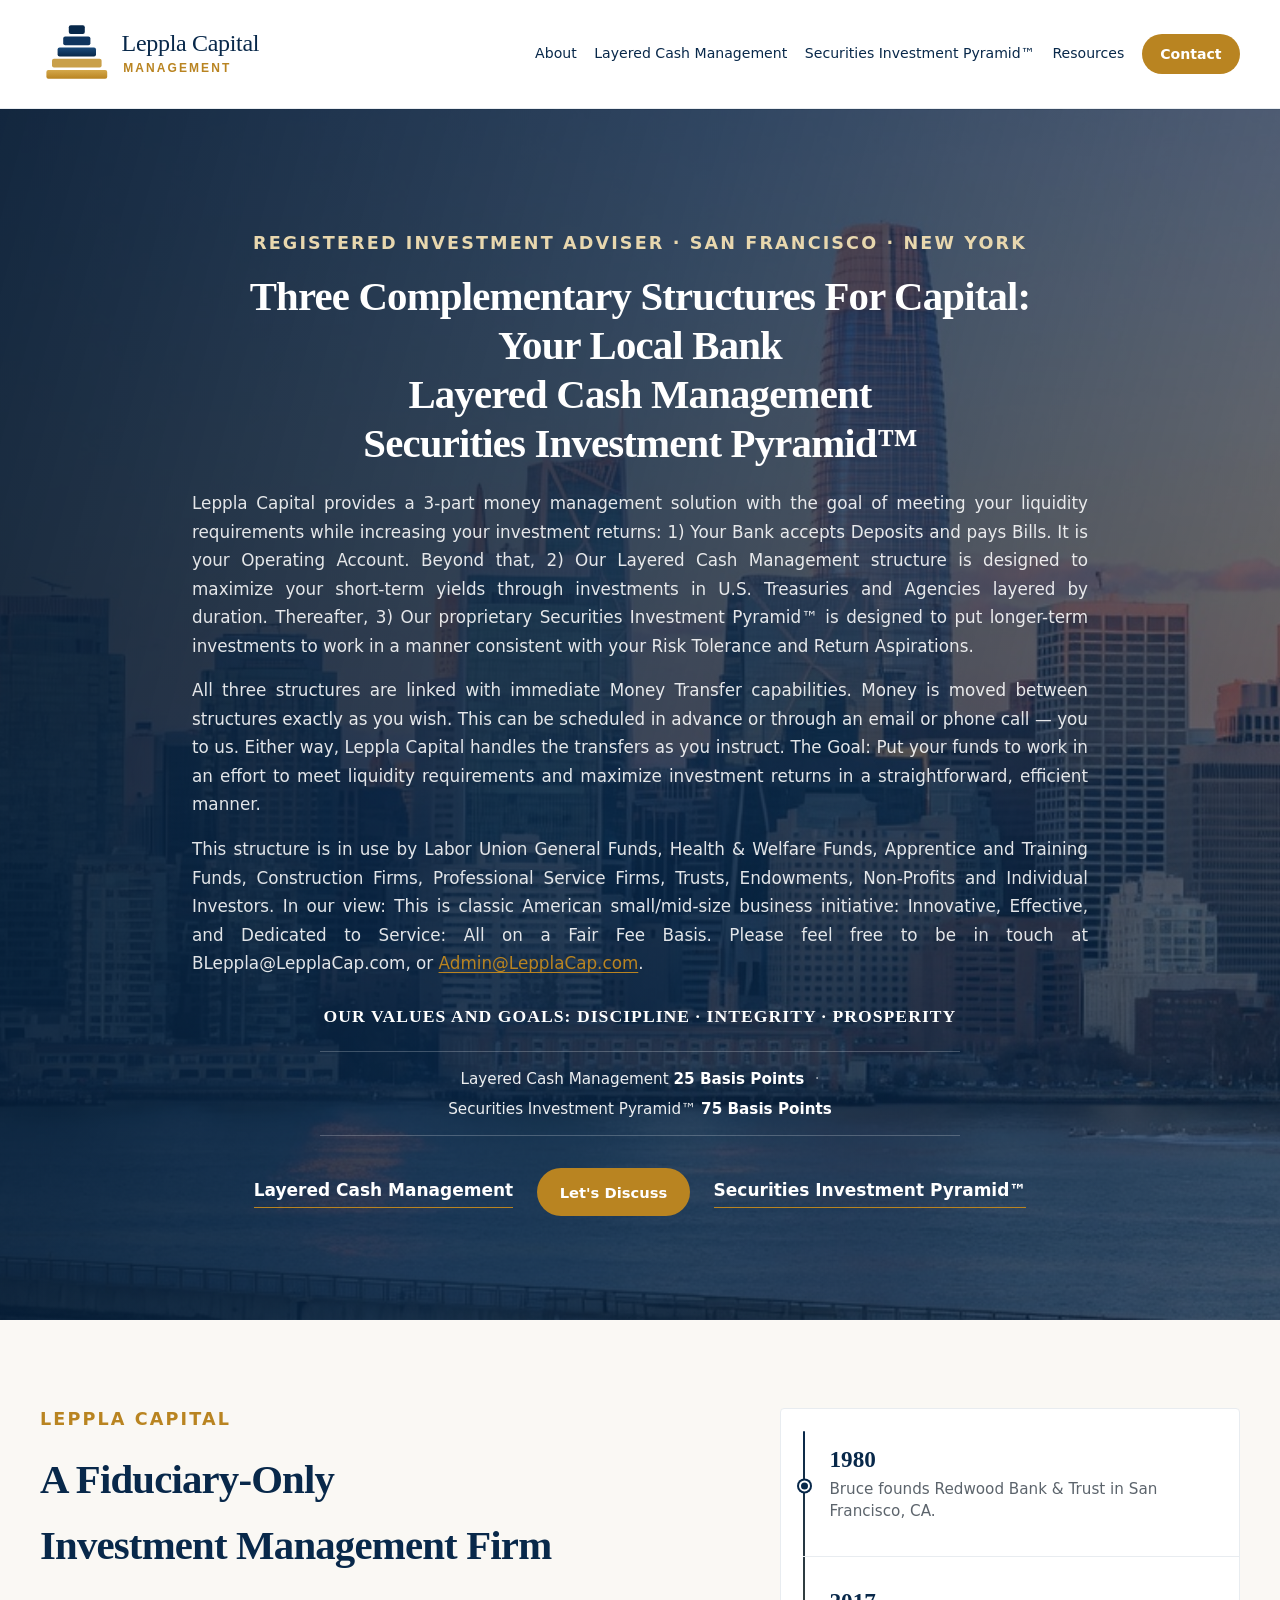
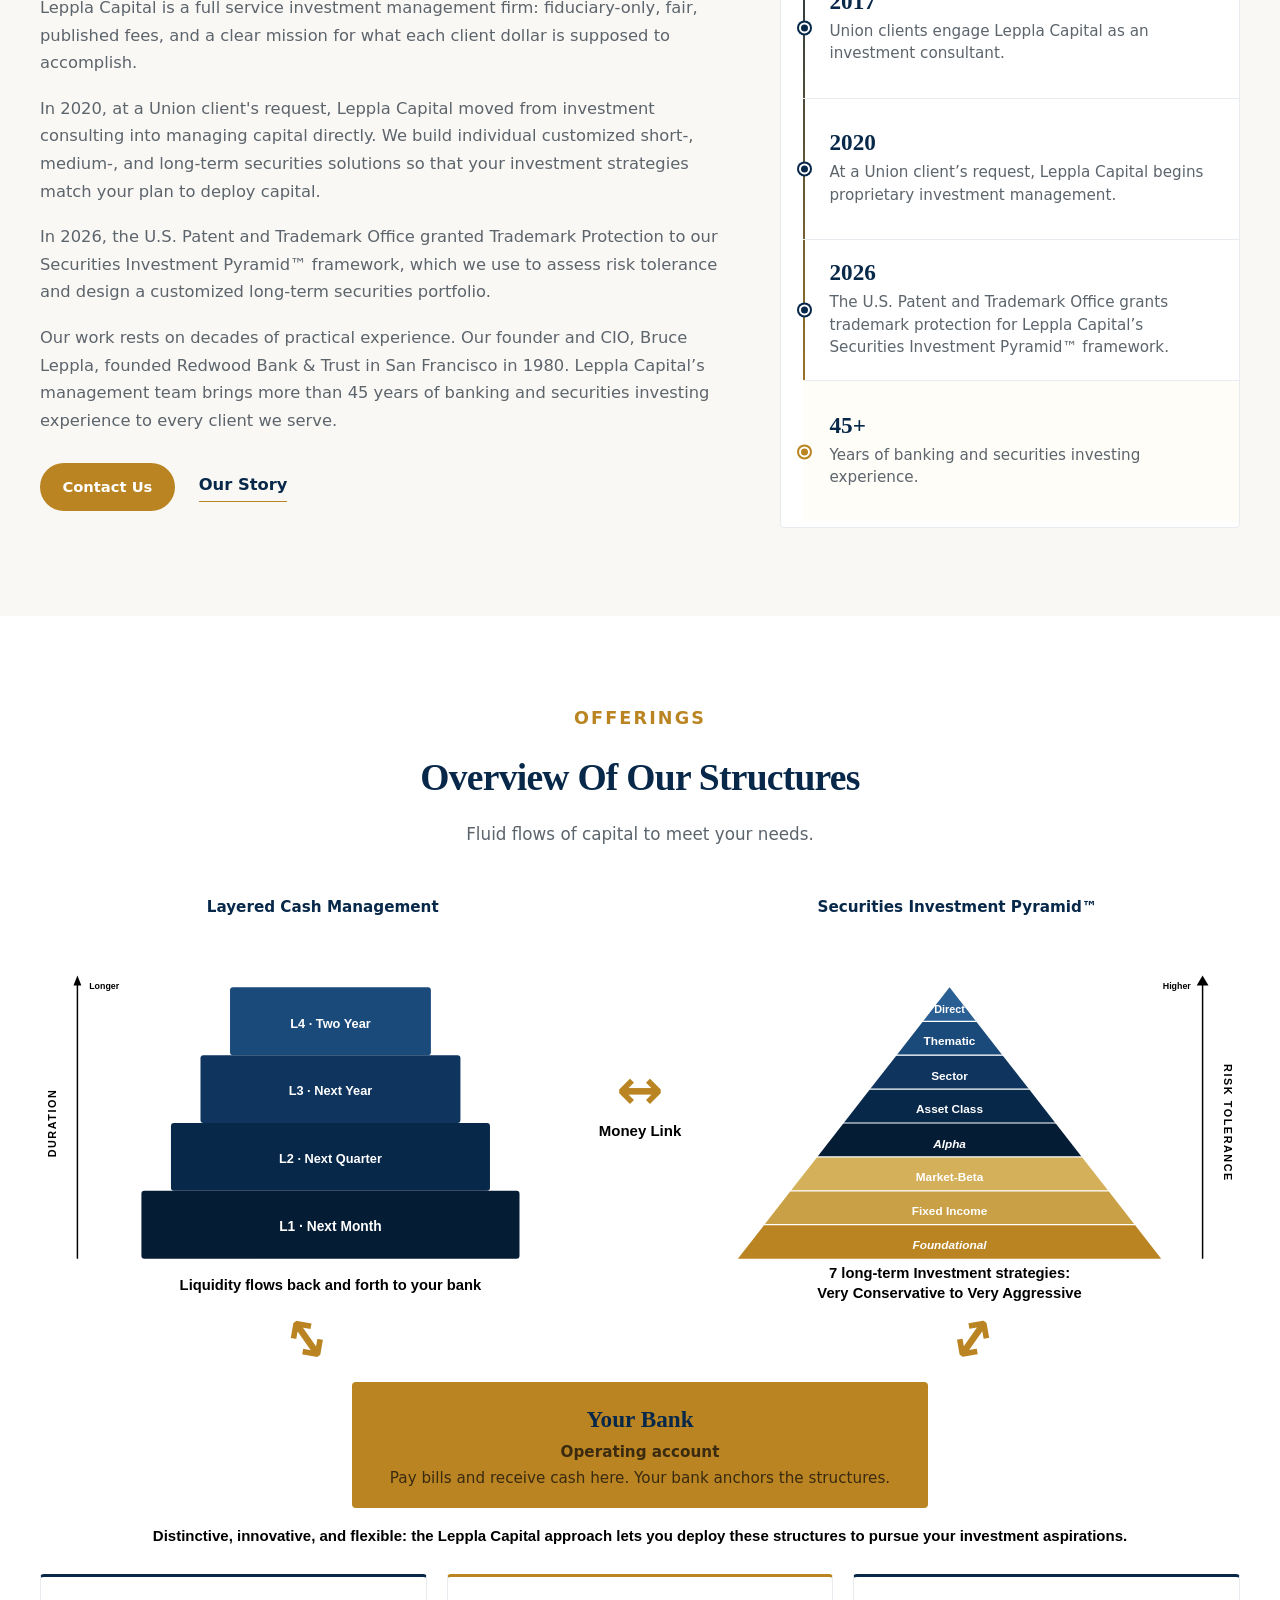
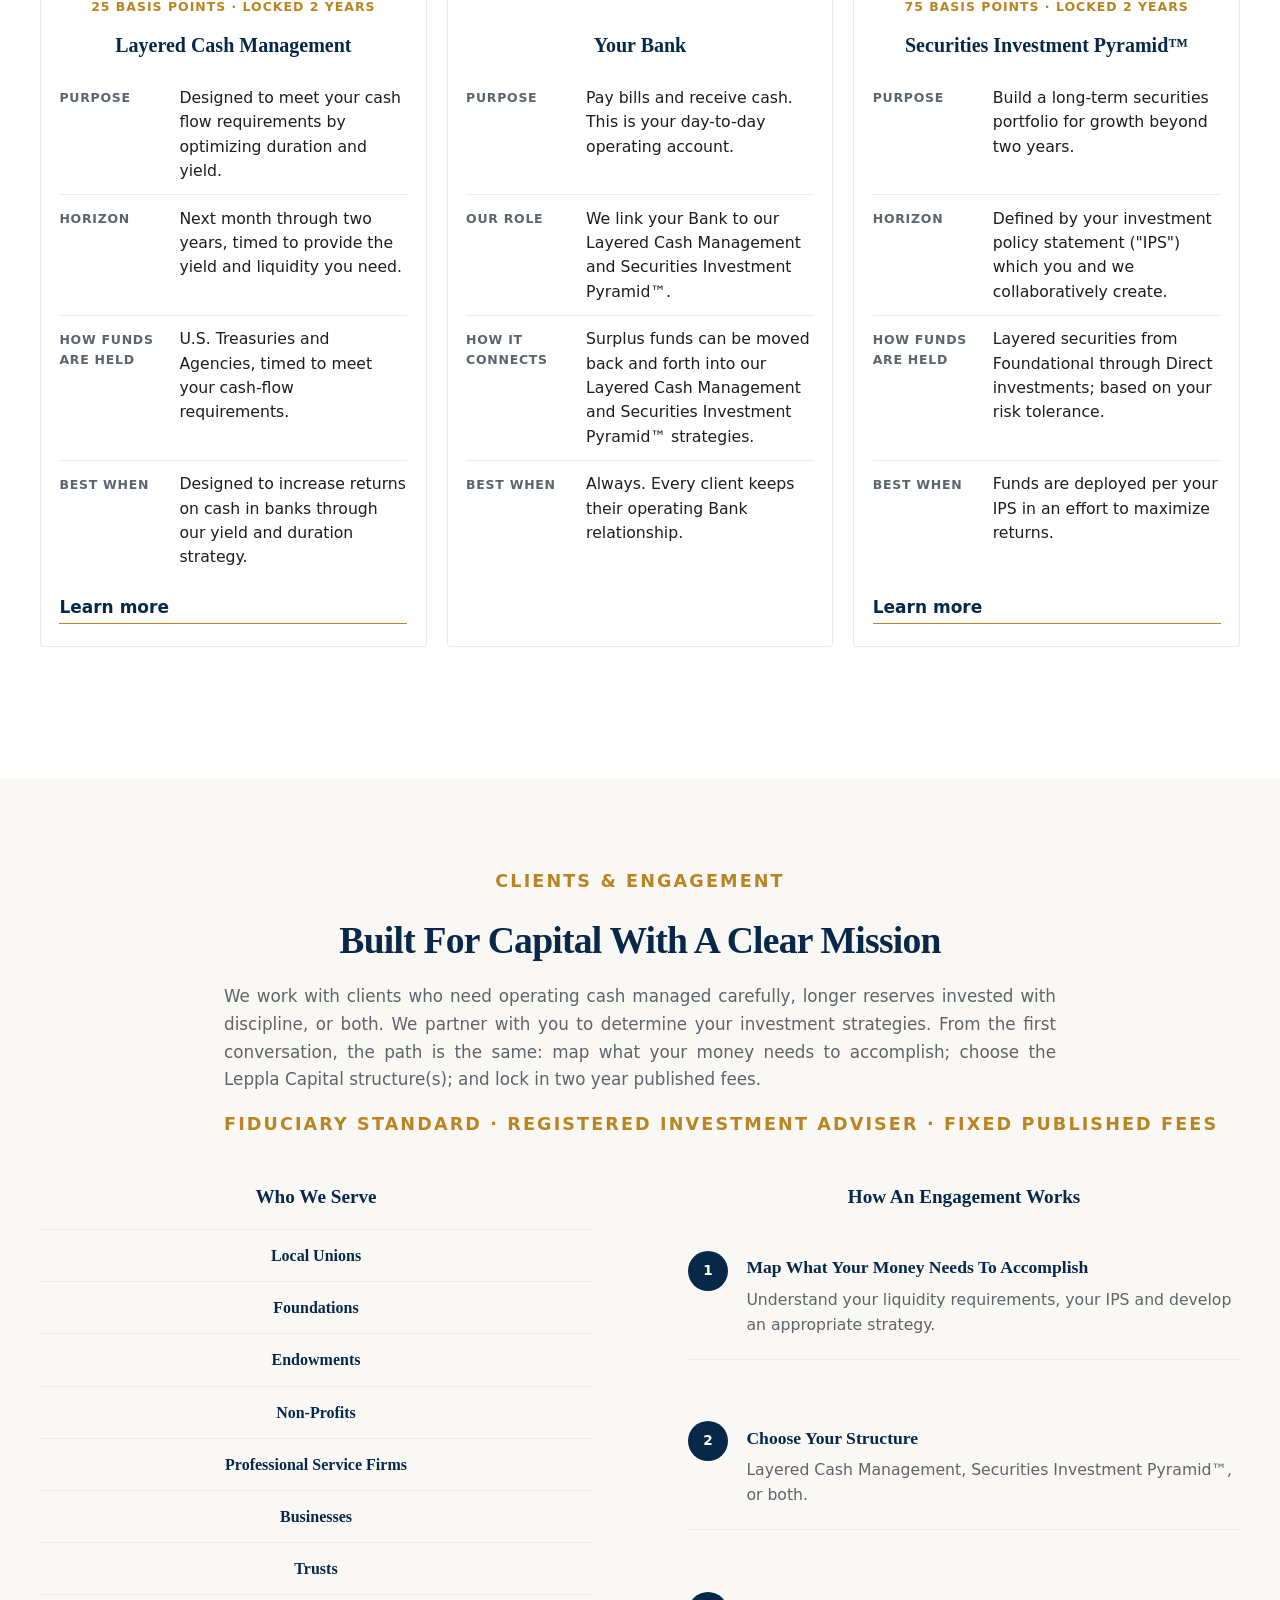
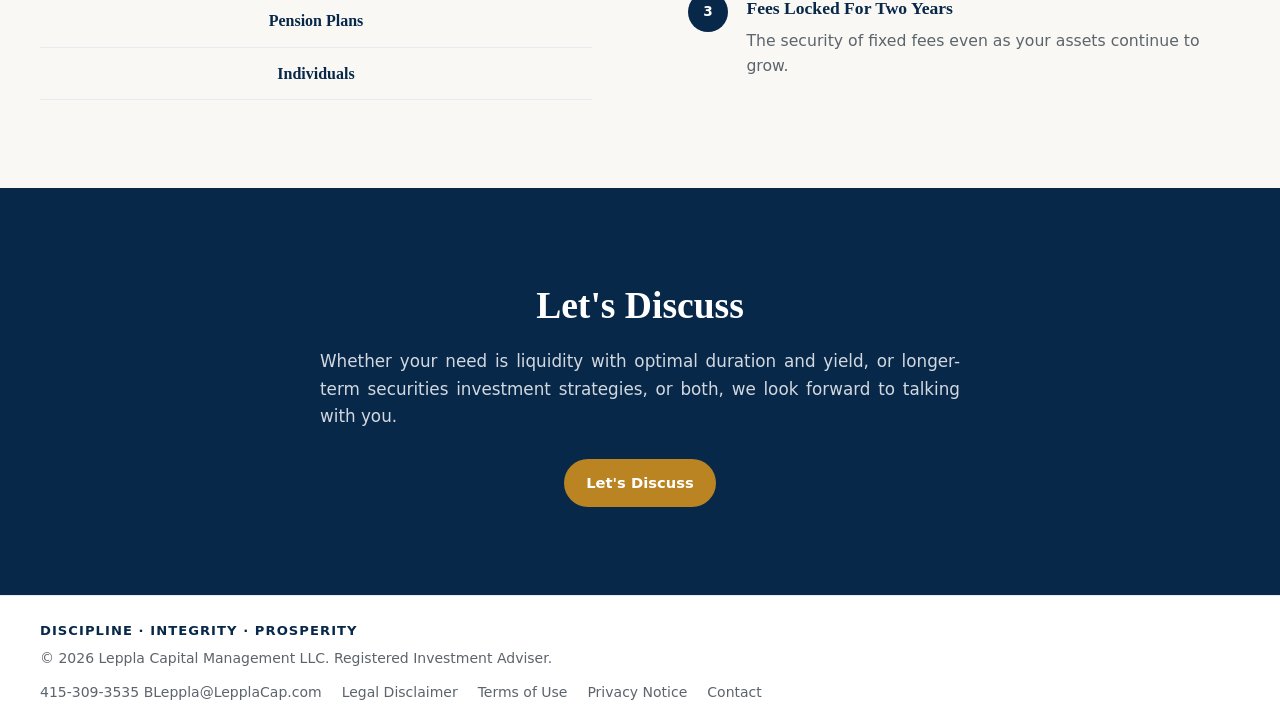
<file: index.html>
<!DOCTYPE html>
<html lang="en">
  <head>
    <meta charset="utf-8" />
    <meta name="viewport" content="width=device-width, initial-scale=1" />
    <title>Leppla Capital Management</title>
    <meta
      name="description"
      content="Registered Investment Adviser. Layered Cash Management (25 basis points) and Securities Investment Pyramid (75 basis points). Clients use one or both. Fees locked for two years."
    />
    <link rel="stylesheet" href="css/styles.css" />
    <link rel="icon" href="assets/logo-mark.svg" type="image/svg+xml" />
  </head>
  <body>
    <a class="skip-link" href="#main">Skip to content</a>

    <header class="site-header">
      <div class="container header-inner">
        <a class="brand" href="index.html" aria-label="Leppla Capital Management home">
          <img src="assets/logo-horizontal.svg" alt="Leppla Capital Management" width="440" height="82" />
        </a>
        <button class="menu-toggle" type="button" aria-label="Toggle menu" aria-expanded="false" aria-controls="site-nav">
          <span></span><span></span><span></span>
        </button>
        <nav class="site-nav" id="site-nav" aria-label="Primary">
          <a href="about.html">About</a>
          <a href="layered-cash-management.html">Layered Cash Management</a>
          <a href="securities-investment-pyramid.html">Securities Investment Pyramid™</a>
          <a href="resources.html">Resources</a>
          <a class="nav-cta" href="contact.html">Contact</a>
        </nav>
      </div>
    </header>

    <main id="main">
      <section class="hero">
        <div class="container hero-inner">
          <p class="kicker">Registered Investment Adviser · San Francisco · New York</p>
          <h1>
            <span class="hero-title-line">Three Complementary Structures For Capital:</span>
            <span class="hero-title-line">Your Local Bank</span>
            <span class="hero-title-line">Layered Cash Management</span>
            <span class="hero-title-line">Securities Investment Pyramid™</span>
          </h1>
          <div class="hero-lede">
            <p>
              Leppla Capital provides a 3-part money management solution with the goal of meeting your
              liquidity requirements while increasing your investment returns: 1) Your Bank
              accepts Deposits and pays Bills. It is your Operating Account. Beyond that, 2) Our
              Layered Cash Management structure is designed to maximize your short-term yields
              through investments in U.S. Treasuries and Agencies layered by duration. Thereafter, 3) Our proprietary Securities
              Investment Pyramid™ is designed to put longer-term investments to work in a manner
              consistent with your Risk Tolerance and Return Aspirations.
            </p>
            <p>
              All three structures are linked with immediate Money Transfer capabilities. Money is
              moved between structures exactly as you wish. This can be scheduled in advance or
              through an email or phone call — you to us. Either way, Leppla Capital handles the
              transfers as you instruct. The Goal: Put your funds to work in an effort to meet liquidity
              requirements and maximize investment returns in a straightforward, efficient manner.
            </p>
            <p>
              This structure is in use by Labor Union General Funds, Health &amp; Welfare Funds,
              Apprentice and Training Funds, Construction Firms, Professional Service Firms, Trusts,
              Endowments, Non-Profits and Individual Investors. In our view: This is classic
              American small/mid-size business initiative: Innovative, Effective, and Dedicated to
              Service: All on a Fair Fee Basis. Please feel free to be in touch at
              BLeppla@LepplaCap.com, or
              <a href="mailto:Admin@LepplaCap.com">Admin@LepplaCap.com</a>.
            </p>
          </div>
          <p class="hero-motto">Our Values and Goals: Discipline · Integrity · Prosperity</p>
          <p class="hero-fees" aria-label="Published fees">
            <span>Layered Cash Management <strong>25 Basis Points</strong></span>
            <span class="hero-fees-sep" aria-hidden="true">·</span>
            <span>Securities Investment Pyramid™ <strong>75 Basis Points</strong></span>
          </p>
          <div class="hero-actions">
            <a class="text-link" href="layered-cash-management.html">Layered Cash Management</a>
            <a class="btn btn-primary" href="contact.html">Let's Discuss</a>
            <a class="text-link" href="securities-investment-pyramid.html">Securities Investment Pyramid™</a>
          </div>
        </div>
      </section>

      <section class="section section-paper" id="intro">
        <div class="container">
          <div class="firm-intro">
            <div class="firm-intro-main">
              <p class="kicker kicker-dark">Leppla Capital</p>
              <h2 class="firm-intro-title">
                <span class="firm-intro-title-line">A Fiduciary-Only</span>
                <span class="firm-intro-title-line">Investment Management Firm</span>
              </h2>
              <p class="firm-intro-lede">
                Leppla Capital is a full service investment management firm: fiduciary-only, fair, published fees,
                and a clear mission for what each client dollar is supposed to accomplish.
              </p>
              <p>
                In 2020, at a Union client's request, Leppla Capital moved from investment consulting into managing
                capital directly. We build individual customized short-, medium-, and long-term securities
                solutions so that your investment strategies match your plan to deploy capital.
              </p>
              <p>
                In 2026, the U.S. Patent and Trademark Office granted Trademark Protection to our
                Securities Investment Pyramid™ framework, which we use to assess risk tolerance and
                design a customized long-term securities portfolio.
              </p>
              <p>
                Our work rests on decades of practical experience. Our founder and CIO, Bruce Leppla,
                founded Redwood Bank &amp; Trust in San Francisco in 1980. Leppla Capital’s management
                team brings more than 45 years of banking and securities investing experience to
                every client we serve.
              </p>
              <p class="firm-intro-links">
                <a class="btn btn-primary" href="contact.html">Contact Us</a>
                <a class="text-link" href="about.html">Our Story</a>
              </p>
            </div>

            <aside class="firm-intro-aside" aria-label="Firm milestones">
              <div class="firm-milestone">
                <span class="firm-milestone-year">1980</span>
                <p>Bruce founds Redwood Bank &amp; Trust in San Francisco, CA.</p>
              </div>
              <div class="firm-milestone">
                <span class="firm-milestone-year">2017</span>
                <p>Union clients engage Leppla Capital as an investment consultant.</p>
              </div>
              <div class="firm-milestone">
                <span class="firm-milestone-year">2020</span>
                <p>At a Union client’s request, Leppla Capital begins proprietary investment management.</p>
              </div>
              <div class="firm-milestone">
                <span class="firm-milestone-year">2026</span>
                <p>The U.S. Patent and Trademark Office grants trademark protection for Leppla Capital’s Securities Investment Pyramid™ framework.</p>
              </div>
              <div class="firm-milestone firm-milestone-accent">
                <span class="firm-milestone-year">45+</span>
                <p>Years of banking and securities investing experience.</p>
              </div>
            </aside>
          </div>
        </div>
      </section>

      <section class="section" id="offerings">
        <div class="container">
          <div class="section-intro section-intro-center">
            <p class="kicker kicker-dark">Offerings</p>
            <h2>Overview Of Our Structures</h2>
            <p class="section-lede">
              Fluid flows of capital to meet your needs.
            </p>
          </div>

          <div class="system-combo" aria-label="How the three structures work together">
            <div class="system-combo-stage">
              <figure class="system-combo-panel system-combo-panel-left">
                <figcaption>Layered Cash Management</figcaption>
                <img
                  src="assets/compare-cash-calendar.svg"
                  alt="Layered Cash Management duration layers L1 through L4"
                  width="520"
                  height="380"
                />
              </figure>

              <div class="system-combo-between" aria-hidden="true">
                <span>↔</span>
                <small>Money Link</small>
              </div>

              <figure class="system-combo-panel system-combo-panel-right">
                <figcaption>Securities Investment Pyramid™</figcaption>
                <img
                  src="assets/compare-pyramid.svg"
                  alt="Securities Investment Pyramid from Foundational base to Direct"
                  width="520"
                  height="380"
                />
              </figure>

              <div class="system-combo-uplinks" aria-hidden="true">
                <span class="system-combo-uplink system-combo-uplink-left">↔</span>
                <span class="system-combo-uplink system-combo-uplink-right">↔</span>
              </div>

              <div class="system-combo-bank">
                <h3>Your Bank</h3>
                <p>Operating account</p>
                <p>Pay bills and receive cash here. Your bank anchors the structures.</p>
              </div>
            </div>

            <p class="system-combo-note">
              Distinctive, innovative, and flexible: the Leppla Capital approach lets you deploy
              these structures to pursue your investment aspirations.
            </p>

            <div class="system-desc-grid">
              <article class="system-desc">
                <p class="compare-fee system-desc-heading">25 Basis Points · locked 2 years</p>
                <h3 class="system-desc-heading">Layered Cash Management</h3>
                <dl class="compare-rows">
                  <div>
                    <dt>Purpose</dt>
                    <dd>Designed to meet your cash flow requirements by optimizing duration and yield.</dd>
                  </div>
                  <div>
                    <dt>Horizon</dt>
                    <dd>Next month through two years, timed to provide the yield and liquidity you need.</dd>
                  </div>
                  <div>
                    <dt>How funds are held</dt>
                    <dd>U.S. Treasuries and Agencies, timed to meet your cash-flow requirements.</dd>
                  </div>
                  <div>
                    <dt>Best when</dt>
                    <dd>Designed to increase returns on cash in banks through our yield and duration strategy.</dd>
                  </div>
                </dl>
                <a class="text-link" href="layered-cash-management.html">Learn more</a>
              </article>

              <article class="system-desc system-desc-bank">
                <p class="compare-fee system-desc-heading system-desc-fee-empty" aria-hidden="true">&nbsp;</p>
                <h3 class="system-desc-heading">Your Bank</h3>
                <dl class="compare-rows">
                  <div>
                    <dt>Purpose</dt>
                    <dd>Pay bills and receive cash. This is your day-to-day operating account.</dd>
                  </div>
                  <div>
                    <dt>Our role</dt>
                    <dd>We link your Bank to our Layered Cash Management and Securities Investment Pyramid™.</dd>
                  </div>
                  <div>
                    <dt>How it connects</dt>
                    <dd>Surplus funds can be moved back and forth into our Layered Cash Management and Securities Investment Pyramid™ strategies.</dd>
                  </div>
                  <div>
                    <dt>Best when</dt>
                    <dd>Always. Every client keeps their operating Bank relationship.</dd>
                  </div>
                </dl>
                <span class="system-desc-link-slot" aria-hidden="true">Learn more</span>
              </article>

              <article class="system-desc">
                <p class="compare-fee system-desc-heading">75 Basis Points · locked 2 years</p>
                <h3 class="system-desc-heading">Securities Investment Pyramid™</h3>
                <dl class="compare-rows">
                  <div>
                    <dt>Purpose</dt>
                    <dd>Build a long-term securities portfolio for growth beyond two years.</dd>
                  </div>
                  <div>
                    <dt>Horizon</dt>
                    <dd>Defined by your investment policy statement ("IPS") which you and we collaboratively create.</dd>
                  </div>
                  <div>
                    <dt>How funds are held</dt>
                    <dd>Layered securities from Foundational through Direct investments; based on your risk tolerance.</dd>
                  </div>
                  <div>
                    <dt>Best When</dt>
                    <dd>Funds are deployed per your IPS in an effort to maximize returns.</dd>
                  </div>
                </dl>
                <a class="text-link" href="securities-investment-pyramid.html">Learn more</a>
              </article>
            </div>
          </div>
        </div>
      </section>

      <section class="section section-paper" id="clients">
        <div class="container">
          <div class="section-intro section-intro-center">
            <p class="kicker kicker-dark">Clients &amp; engagement</p>
            <h2 class="title-nowrap">Built For Capital With A Clear Mission</h2>
            <p class="section-lede">
              We work with clients who need operating cash managed carefully, longer reserves
              invested with discipline, or both. We partner with you to determine your investment
              strategies. From the first conversation, the path is the same: map what your money
              needs to accomplish; choose the Leppla Capital structure(s); and lock in two year
              published fees.
            </p>
            <p class="clients-cred">Fiduciary standard · Registered Investment Adviser · Fixed Published Fees</p>
          </div>

          <div class="clients-engage">
            <div class="clients-audiences">
              <h3>Who We Serve</h3>
              <ul class="audience-compact" aria-label="Client types">
                <li><strong>Local Unions</strong></li>
                <li><strong>Foundations</strong></li>
                <li><strong>Endowments</strong></li>
                <li><strong>Non-Profits</strong></li>
                <li><strong>Professional Service Firms</strong></li>
                <li><strong>Businesses</strong></li>
                <li><strong>Trusts</strong></li>
                <li><strong>Pension Plans</strong></li>
                <li><strong>Individuals</strong></li>
              </ul>
            </div>

            <div class="clients-process">
              <h3>How An Engagement Works</h3>
              <ol class="process-steps process-steps-compact">
                <li>
                  <span class="process-num">1</span>
                  <div>
                    <h4>Map What Your Money Needs To Accomplish</h4>
                    <p>Understand your liquidity requirements, your IPS and develop an appropriate strategy.</p>
                  </div>
                </li>
                <li>
                  <span class="process-num">2</span>
                  <div>
                    <h4>Choose Your Structure</h4>
                    <p>Layered Cash Management, Securities Investment Pyramid™, or both.</p>
                  </div>
                </li>
                <li>
                  <span class="process-num">3</span>
                  <div>
                    <h4>Fees Locked For Two Years</h4>
                    <p>The security of fixed fees even as your assets continue to grow.</p>
                  </div>
                </li>
              </ol>
            </div>
          </div>
        </div>
      </section>

      <section class="section section-navy">
        <div class="container cta-band">
          <h2>Let's Discuss</h2>
          <p>
            Whether your need is liquidity with optimal duration and yield, or longer-term
            securities investment strategies, or both, we look forward to talking with you.
          </p>
          <a class="btn btn-primary" href="contact.html">Let's Discuss</a>
        </div>
      </section>
    </main>

    <footer class="site-footer">
      <div class="container footer-inner">
        <div class="footer-brand-block">
          <p class="footer-tagline">Discipline · Integrity · Prosperity</p>
          <p>© 2026 Leppla Capital Management LLC. Registered Investment Adviser.</p>
        </div>
        <div class="footer-links">
          415-309-3535
          BLeppla@LepplaCap.com
          <a href="disclosures.html">Legal Disclaimer</a>
          <a href="terms-of-use.html">Terms of Use</a>
          <a href="privacy-policy.html">Privacy Notice</a>
          <a href="contact.html">Contact</a>
        </div>
      </div>
    </footer>

    <script src="js/main.js"></script>
  </body>
</html>
</file>
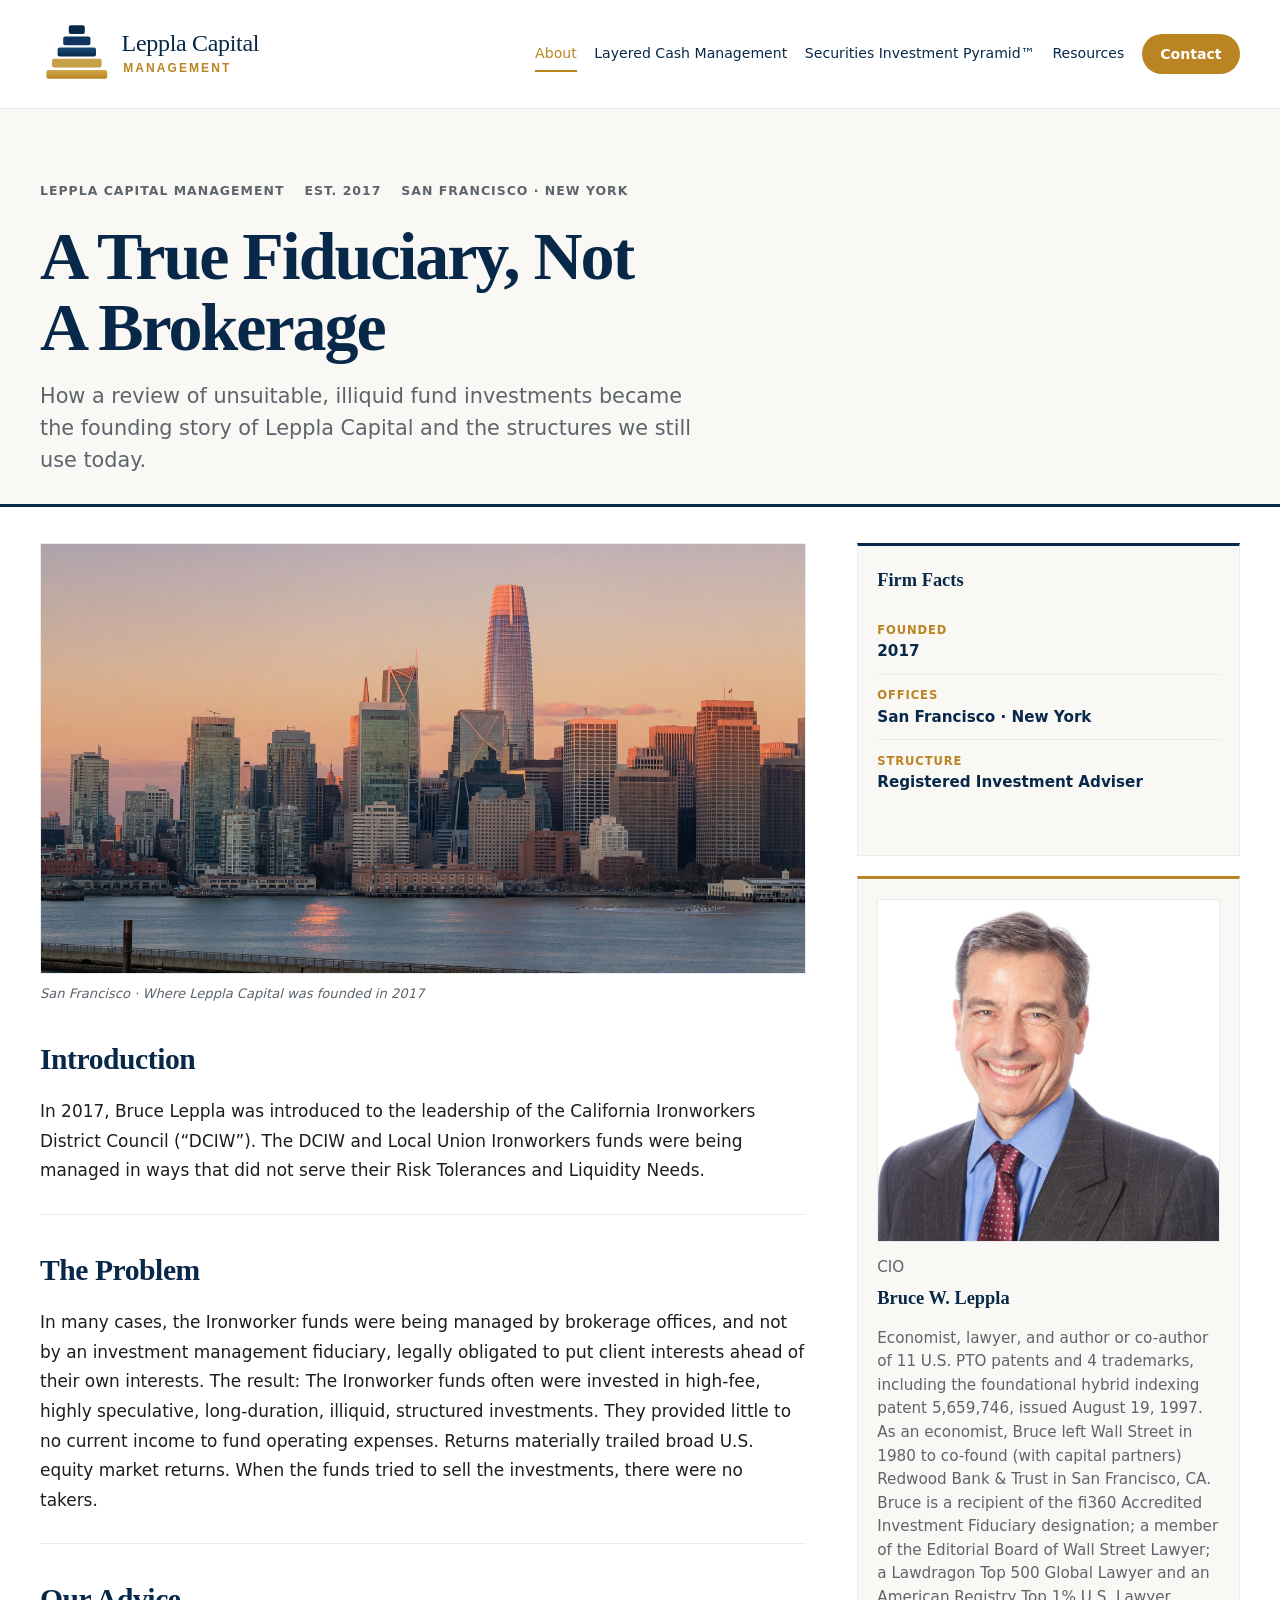
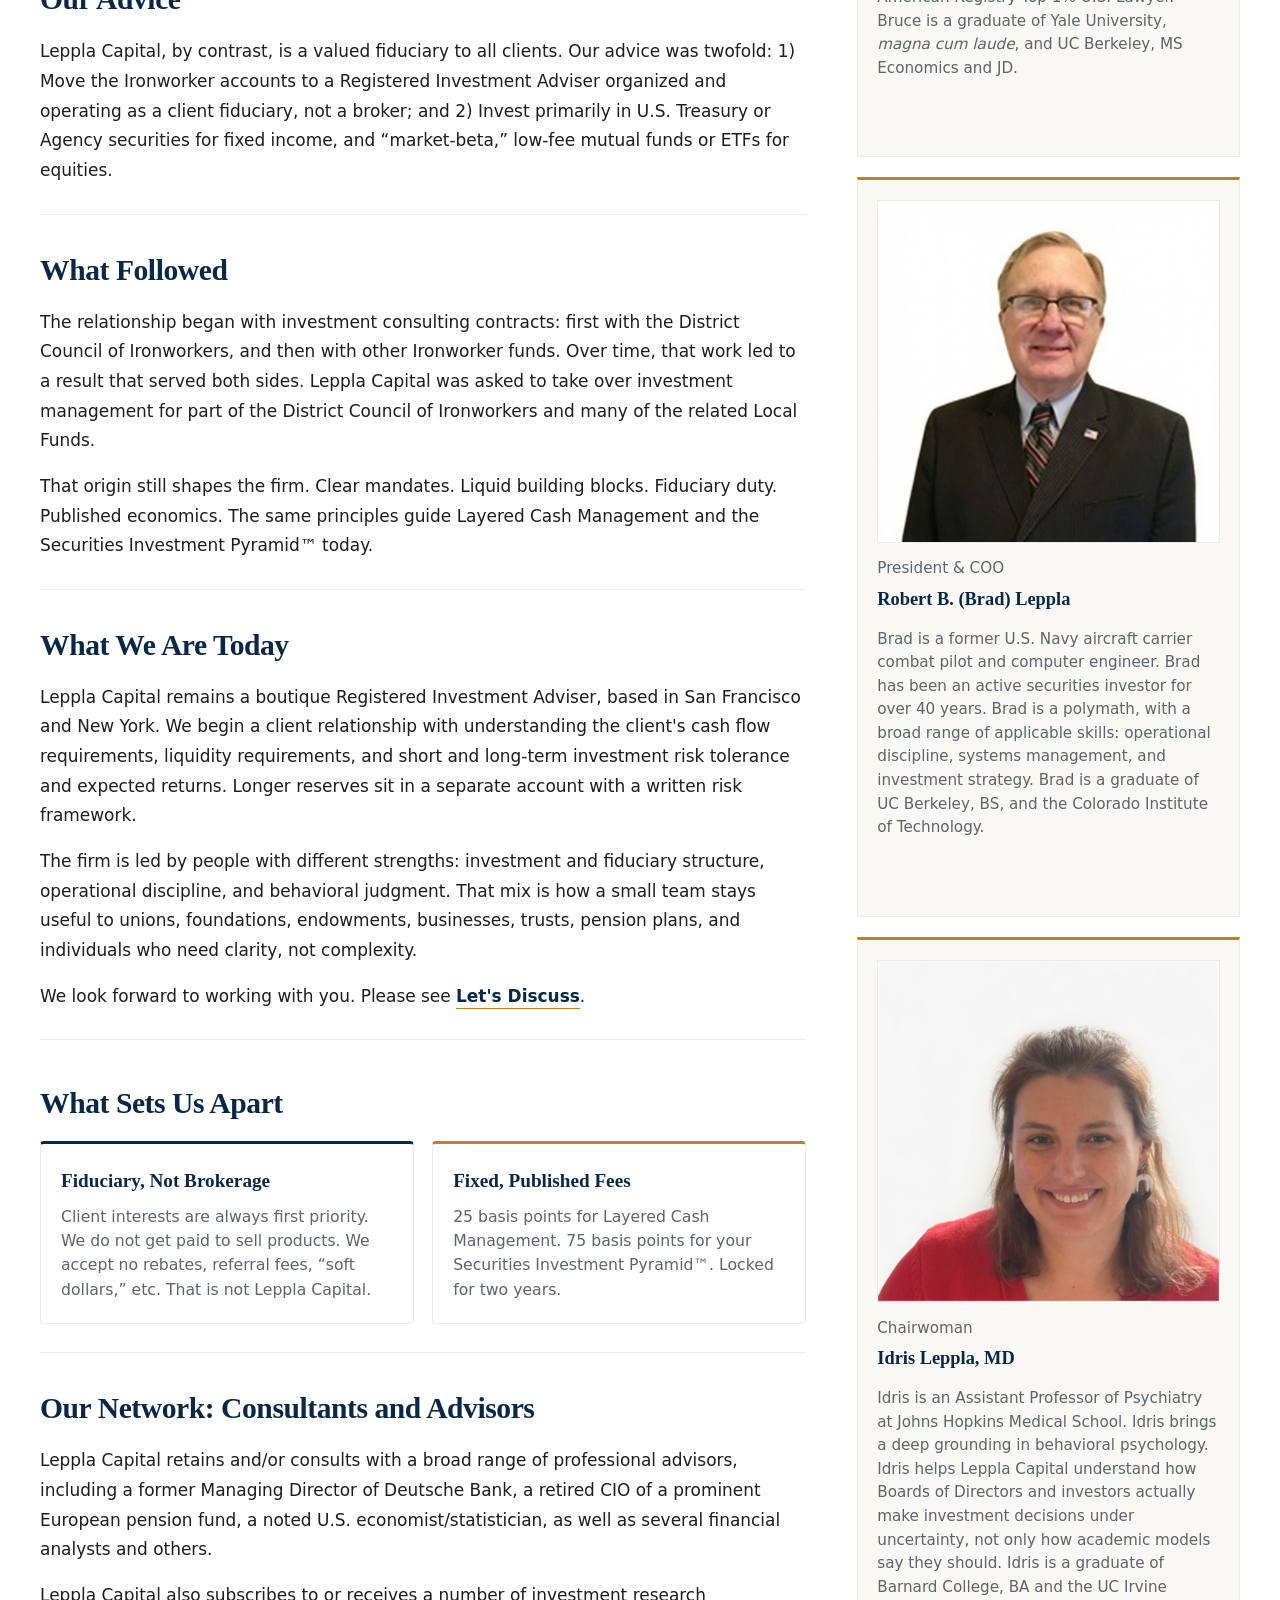
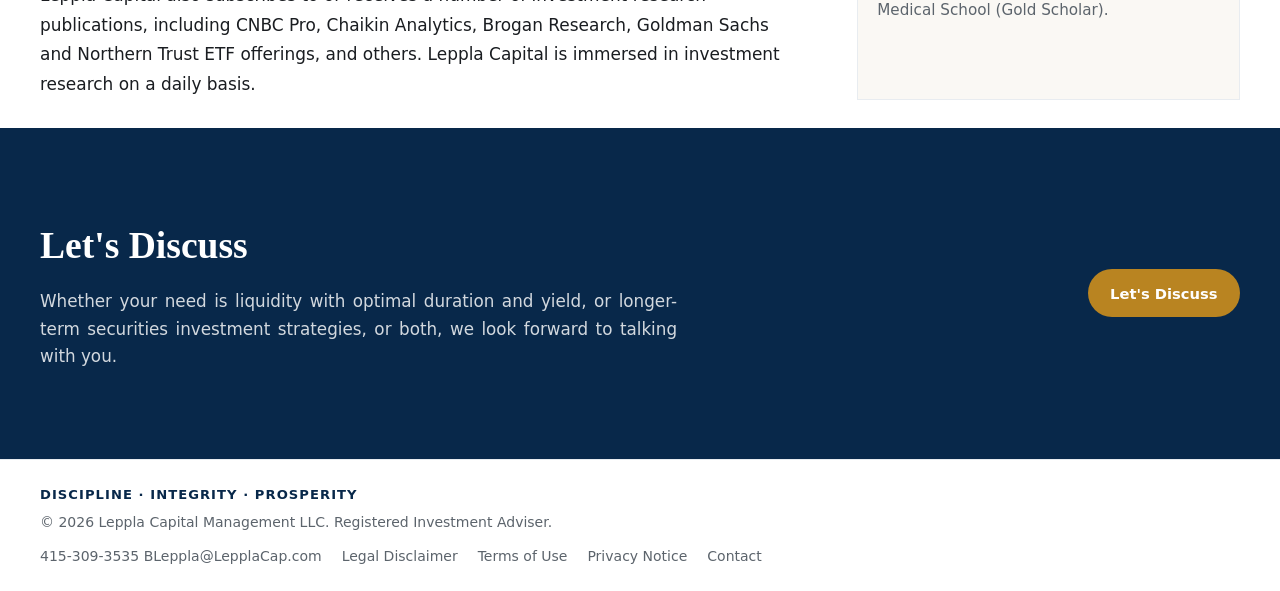
<file: about.html>
<!DOCTYPE html>
<html lang="en">
  <head>
    <meta charset="utf-8" />
    <meta name="viewport" content="width=device-width, initial-scale=1" />
    <title>About | Leppla Capital Management</title>
    <meta
      name="description"
      content="A true fiduciary, not a brokerage. How Leppla Capital was built in 2017 around clear mandates, liquid investments, and published fees."
    />
    <link rel="stylesheet" href="css/styles.css" />
    <link rel="icon" href="assets/logo-mark.svg" type="image/svg+xml" />
  </head>
  <body>
    <a class="skip-link" href="#main">Skip to content</a>

    <header class="site-header">
      <div class="container header-inner">
        <a class="brand" href="index.html" aria-label="Leppla Capital Management home">
          <img src="assets/logo-horizontal.svg" alt="Leppla Capital Management" width="440" height="82" />
        </a>
        <button class="menu-toggle" type="button" aria-label="Toggle menu" aria-expanded="false" aria-controls="site-nav">
          <span></span><span></span><span></span>
        </button>
        <nav class="site-nav" id="site-nav" aria-label="Primary">
          <a href="about.html" aria-current="page">About</a>
          <a href="layered-cash-management.html">Layered Cash Management</a>
          <a href="securities-investment-pyramid.html">Securities Investment Pyramid™</a>
          <a href="resources.html">Resources</a>
          <a class="nav-cta" href="contact.html">Contact</a>
        </nav>
      </div>
    </header>

    <main id="main" class="about-paper">
      <header class="edition-head">
        <div class="container">
          <div class="edition-meta">
            <span>Leppla Capital Management</span>
            <span>Est. 2017</span>
            <span>San Francisco · New York</span>
          </div>
          <h1 class="edition-title">A True Fiduciary, Not A Brokerage</h1>
          <p class="edition-deck">
            How a review of unsuitable, illiquid fund investments became the founding story of Leppla
            Capital and the structures we still use today.
          </p>
        </div>
      </header>

      <section class="section section-tight">
        <div class="container edition-layout">
          <article class="edition-story">
            <figure class="edition-lead-image">
              <img
                src="assets/sf-skyline-hero.jpg"
                alt="San Francisco skyline"
                width="1200"
                height="640"
              />
              <figcaption>San Francisco · Where Leppla Capital was founded in 2017</figcaption>
            </figure>

            <section class="edition-chapter">
              <h2>Introduction</h2>
              <p>
                In 2017, Bruce Leppla was introduced to the leadership of the California Ironworkers
                District Council (“DCIW”). The DCIW and Local Union Ironworkers funds were being
                managed in ways that did not serve their Risk Tolerances and Liquidity Needs.
              </p>
            </section>

            <section class="edition-chapter">
              <h2>The Problem</h2>
              <p>
                In many cases, the Ironworker funds were being managed by brokerage offices, and not by an
                investment management fiduciary, legally obligated to put client interests ahead of
                their own interests. The result: The Ironworker funds often were invested in
                high-fee, highly speculative, long-duration, illiquid, structured investments. They provided little to no current
                income to fund operating expenses. Returns materially trailed broad U.S. equity
                market returns. When the funds tried to sell the investments, there were no takers.
              </p>
            </section>

            <section class="edition-chapter">
              <h2>Our Advice</h2>
              <p>
                Leppla Capital, by contrast, is a valued fiduciary to all clients. Our advice was
                twofold: 1) Move the Ironworker accounts to a Registered Investment Adviser organized
                and operating as a client fiduciary, not a broker; and 2) Invest primarily in U.S.
                Treasury or Agency securities for fixed income, and “market-beta,” low-fee mutual
                funds or ETFs for equities.
              </p>
            </section>

            <section class="edition-chapter">
              <h2>What Followed</h2>
              <p>
                The relationship began with investment consulting contracts: first with the
                District Council of Ironworkers, and then with other Ironworker funds. Over time, that
                work led to a result that served both sides. Leppla Capital was asked to take over
                investment management for part of the District Council of Ironworkers and many of the
                related Local Funds.
              </p>
              <p>
                That origin still shapes the firm. Clear mandates. Liquid building blocks. Fiduciary
                duty. Published economics. The same principles guide Layered Cash Management and the
                Securities Investment Pyramid™ today.
              </p>
            </section>

            <section class="edition-chapter">
              <h2>What We Are Today</h2>
              <p>
                Leppla Capital remains a boutique Registered Investment Adviser, based in San Francisco
                and New York. We begin a client relationship with understanding the client's cash
                flow requirements, liquidity requirements, and short and long-term investment risk
                tolerance and expected returns. Longer reserves sit in a separate account with a
                written risk framework.
              </p>
              <p>
                The firm is led by people with different strengths: investment and fiduciary
                structure, operational discipline, and behavioral judgment. That mix is how
                a small team stays useful to unions, foundations, endowments, businesses, trusts,
                pension plans, and individuals who need clarity, not complexity.
              </p>
              <p>
                We look forward to working with you. Please see
                <a class="text-link" href="contact.html">Let's Discuss</a>.
              </p>
            </section>

            <section class="edition-chapter edition-apart">
              <h2>What Sets Us Apart</h2>
              <ul class="differ-grid differ-grid-story">
                <li>
                  <h3>Fiduciary, Not Brokerage</h3>
                  <p>
                    Client interests are always first priority. We do not get paid to sell products.
                    We accept no rebates, referral fees, “soft dollars,” etc. That is not Leppla
                    Capital.
                  </p>
                </li>
                <li>
                  <h3>Fixed, Published Fees</h3>
                  <p>
                    25 basis points for Layered Cash Management. 75 basis points for your Securities
                    Investment Pyramid™. Locked for two years.
                  </p>
                </li>
              </ul>
            </section>

            <section class="edition-chapter edition-network" id="consultants">
              <h2>Our Network: Consultants and Advisors</h2>
              <p>
                Leppla Capital retains and/or consults with a broad range of professional advisors,
                including a former Managing Director of Deutsche Bank, a retired CIO of a prominent
                European pension fund, a noted U.S. economist/statistician, as well as several
                financial analysts and others.
              </p>
              <p>
                Leppla Capital also subscribes to or receives a number of investment research
                publications, including CNBC Pro, Chaikin Analytics, Brogan Research, Goldman Sachs and
                Northern Trust ETF offerings, and others. Leppla Capital is immersed in investment
                research on a daily basis.
              </p>
            </section>
          </article>

          <aside class="edition-sidebar">
            <div class="edition-factbox">
              <h3>Firm Facts</h3>
              <dl>
                <div>
                  <dt>Founded</dt>
                  <dd>2017</dd>
                </div>
                <div>
                  <dt>Offices</dt>
                  <dd>San Francisco · New York</dd>
                </div>
                <div>
                  <dt>Structure</dt>
                  <dd>Registered Investment Adviser</dd>
                </div>
              </dl>
            </div>

            <div class="edition-profile">
              <img
                src="assets/bruce-leppla.jpg"
                alt="Bruce W. Leppla"
                width="320"
                height="320"
              />
              <p class="leader-role">CIO</p>
              <h3>Bruce W. Leppla</h3>
              <p>
                Economist, lawyer, and author or co-author of 11 U.S. PTO patents and 4 trademarks,
                including the foundational hybrid indexing patent 5,659,746, issued August 19, 1997.
                As an economist, Bruce left Wall Street in 1980 to co-found (with capital partners)
                Redwood Bank &amp; Trust in San Francisco, CA. Bruce is a recipient of the fi360
                Accredited Investment Fiduciary designation; a member of the Editorial Board of
                Wall Street Lawyer; a Lawdragon Top 500 Global Lawyer and an American Registry
                Top 1% U.S. Lawyer. Bruce is a graduate of Yale University, <em>magna cum laude</em>, and
                UC Berkeley, MS Economics and JD.
              </p>
            </div>

            <div class="edition-profile">
              <img
                src="assets/brad-leppla.png"
                alt="Robert B. (Brad) Leppla"
                width="320"
                height="320"
              />
              <p class="leader-role">President &amp; COO</p>
              <h3>Robert B. (Brad) Leppla</h3>
              <p>
                Brad is a former U.S. Navy aircraft carrier combat pilot and computer engineer.
                Brad has been an active securities investor for over 40 years. Brad is a polymath,
                with a broad range of applicable skills: operational discipline, systems
                management, and investment strategy. Brad is a graduate of UC Berkeley, BS, and
                the Colorado Institute of Technology.
              </p>
            </div>

            <div class="edition-profile">
              <img
                src="assets/idris-leppla.png"
                alt="Idris Leppla, MD"
                width="320"
                height="320"
              />
              <p class="leader-role">Chairwoman</p>
              <h3>Idris Leppla, MD</h3>
              <p>
                Idris is an Assistant Professor of Psychiatry at Johns Hopkins Medical School.
                Idris brings a deep grounding in behavioral psychology. Idris helps Leppla Capital
                understand how Boards of Directors and investors actually make investment decisions
                under uncertainty, not only how academic models say they should. Idris is a graduate
                of Barnard College, BA and the UC Irvine Medical School (Gold Scholar).
              </p>
            </div>

          </aside>
        </div>
      </section>

      <section class="section section-navy">
        <div class="container about-cta-grid">
          <div>
            <h2>Let's Discuss</h2>
            <p>
              Whether your need is liquidity with optimal duration and yield, or longer-term
              securities investment strategies, or both, we look forward to talking with you.
            </p>
          </div>
          <div class="hero-actions">
            <a class="btn btn-primary" href="contact.html">Let's Discuss</a>
          </div>
        </div>
      </section>
    </main>

    <footer class="site-footer">
      <div class="container footer-inner">
        <div class="footer-brand-block">
          <p class="footer-tagline">Discipline · Integrity · Prosperity</p>
          <p>© 2026 Leppla Capital Management LLC. Registered Investment Adviser.</p>
        </div>
        <div class="footer-links">
          415-309-3535
          BLeppla@LepplaCap.com
          <a href="disclosures.html">Legal Disclaimer</a>
          <a href="terms-of-use.html">Terms of Use</a>
          <a href="privacy-policy.html">Privacy Notice</a>
          <a href="contact.html">Contact</a>
        </div>
      </div>
    </footer>

    <script src="js/main.js"></script>
  </body>
</html>
</file>
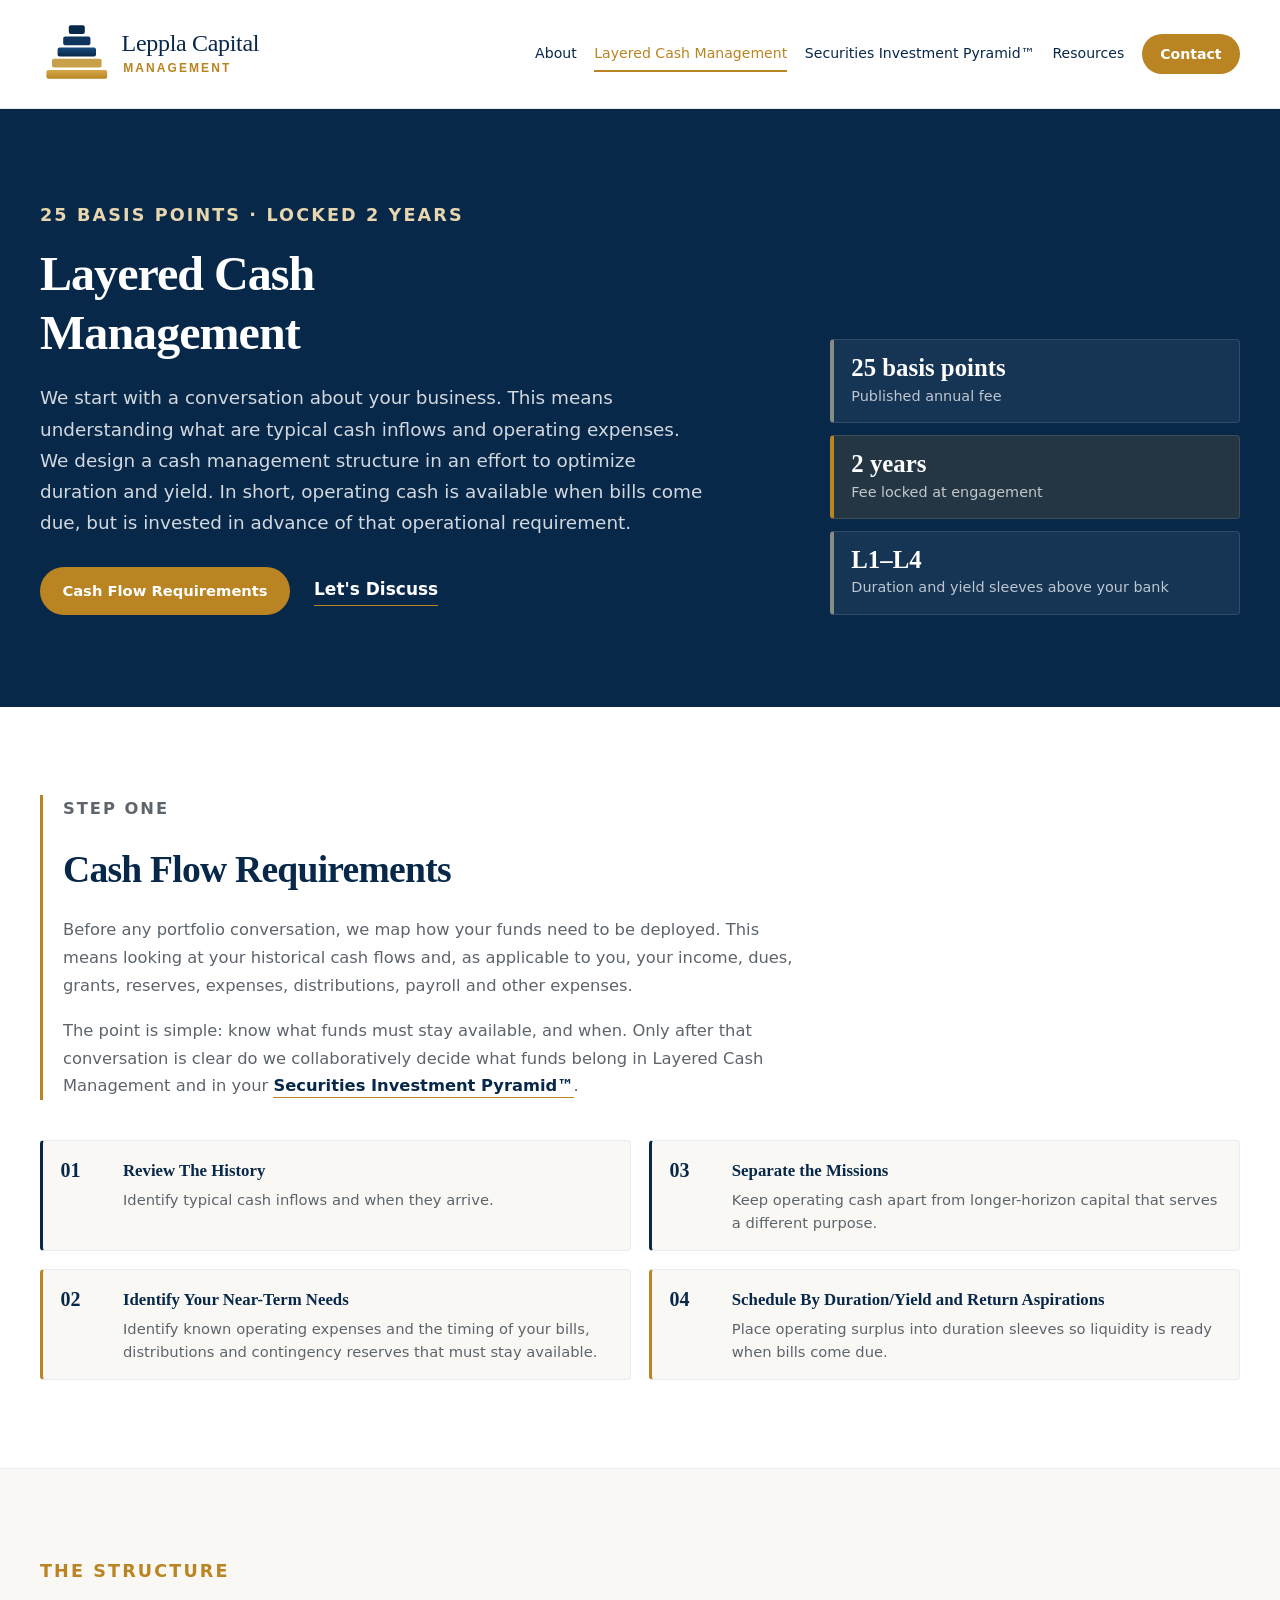
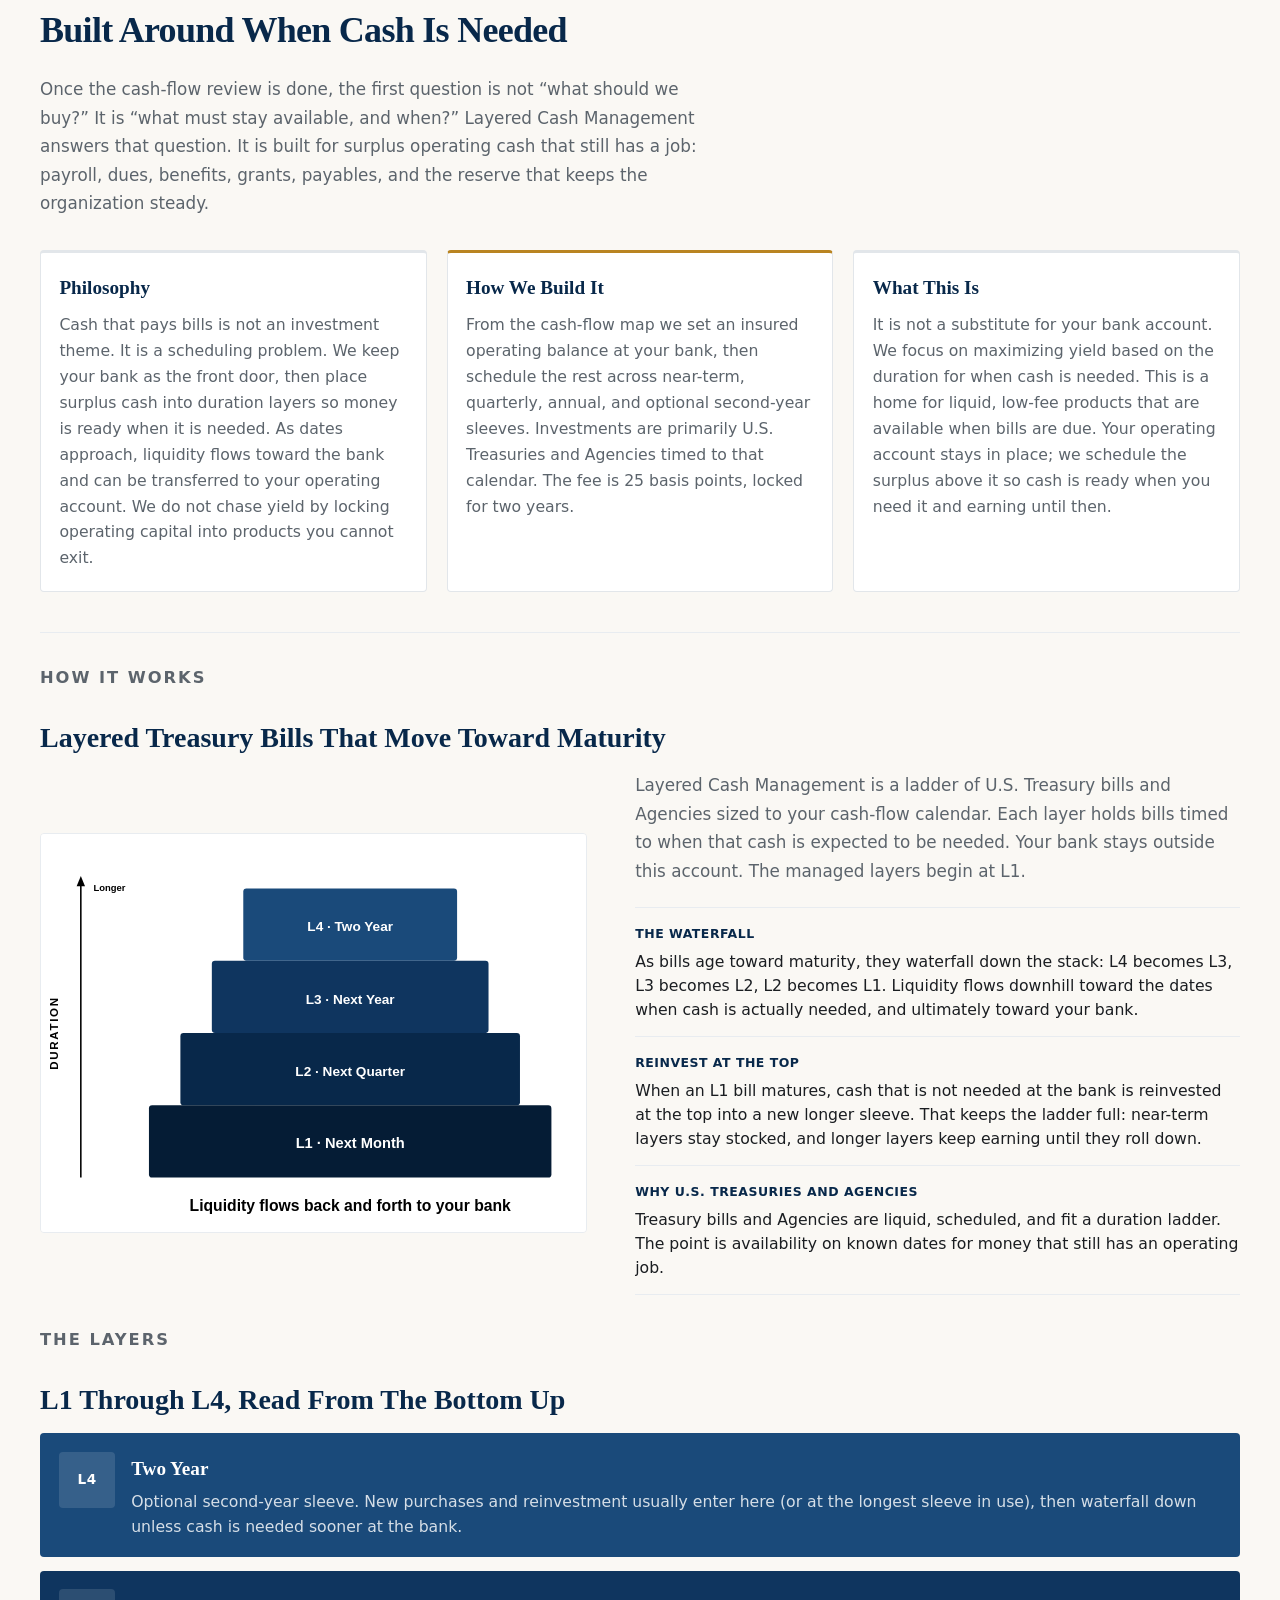
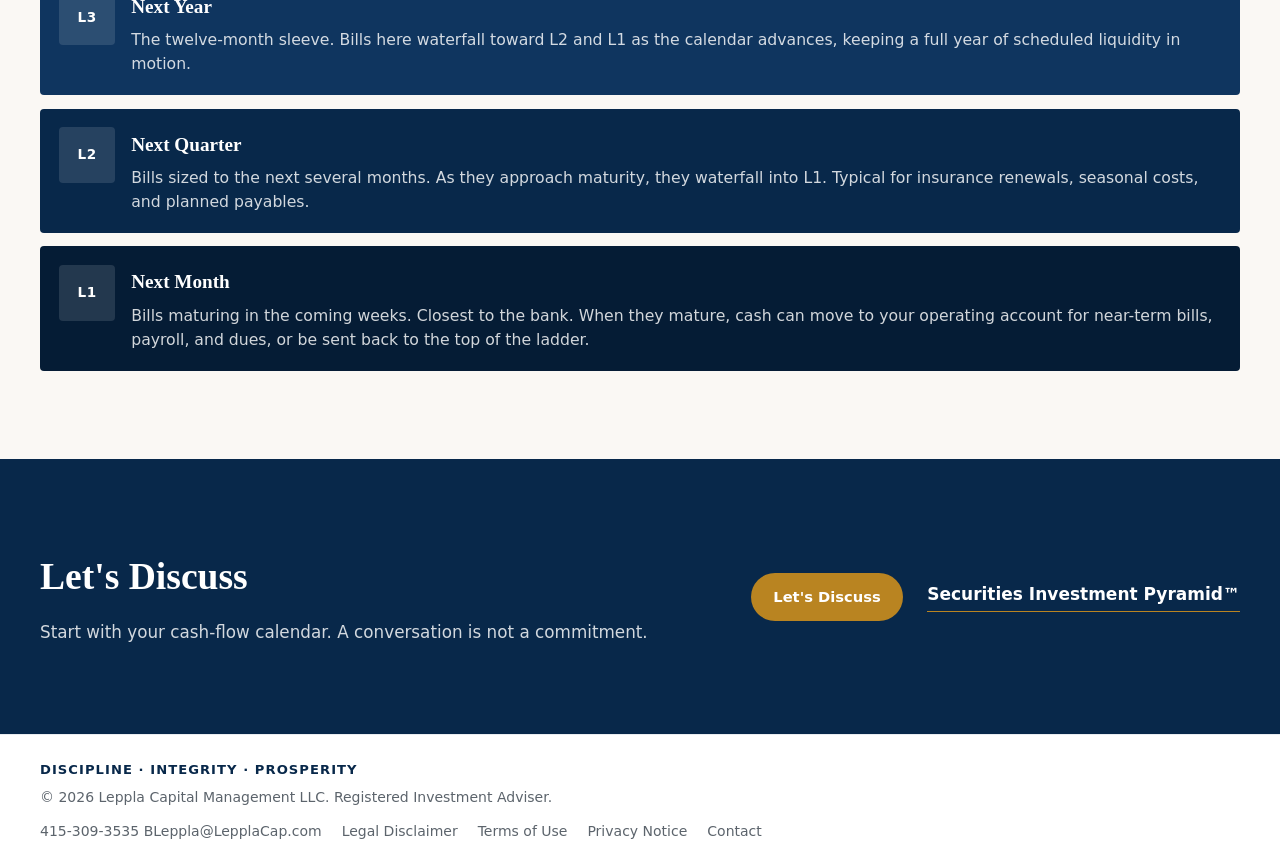
<file: approach.html>
<!DOCTYPE html>
<html lang="en">
  <head>
    <meta charset="utf-8" />
    <meta http-equiv="refresh" content="0; url=layered-cash-management.html" />
    <link rel="canonical" href="layered-cash-management.html" />
    <title>Redirecting to Layered Cash Management | Leppla Capital</title>
    <script>location.replace("layered-cash-management.html");</script>
  </head>
  <body>
    <p><a href="layered-cash-management.html">Continue to Layered Cash Management</a></p>
  </body>
</html>
</file>
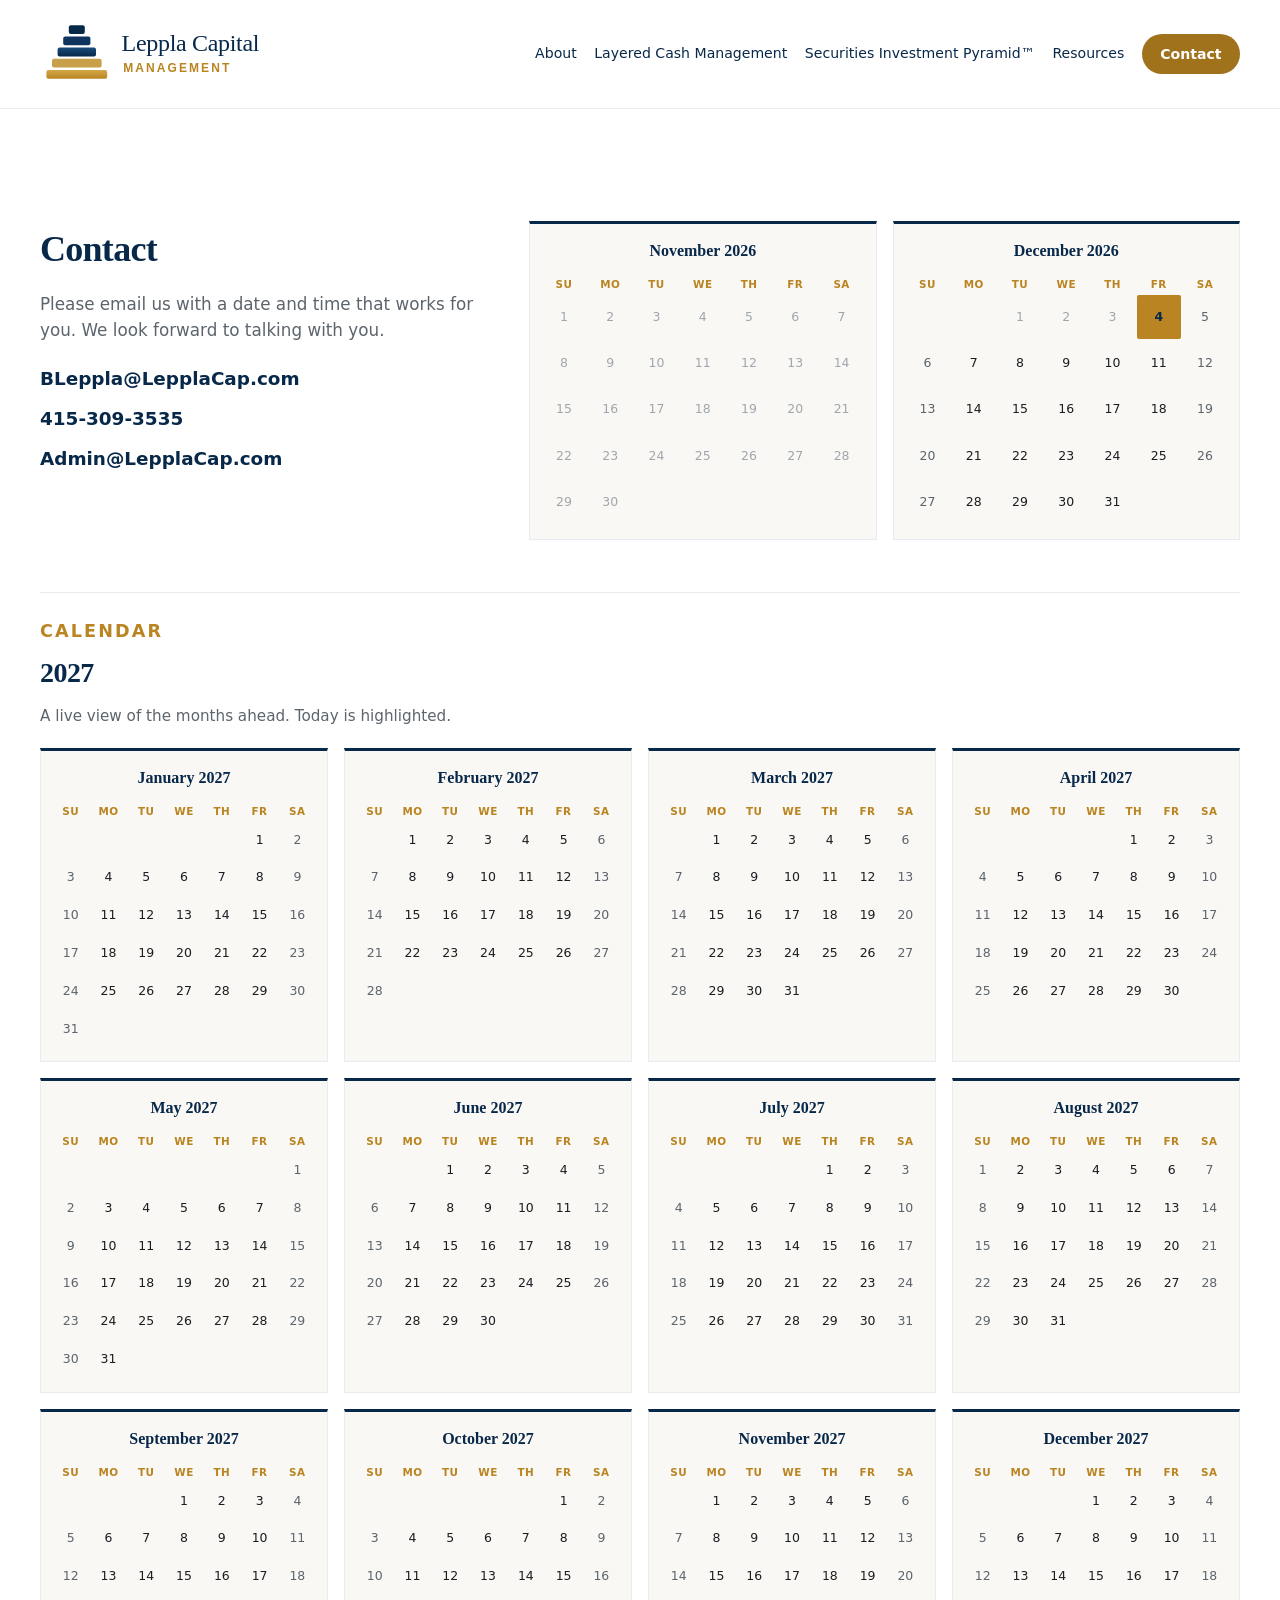
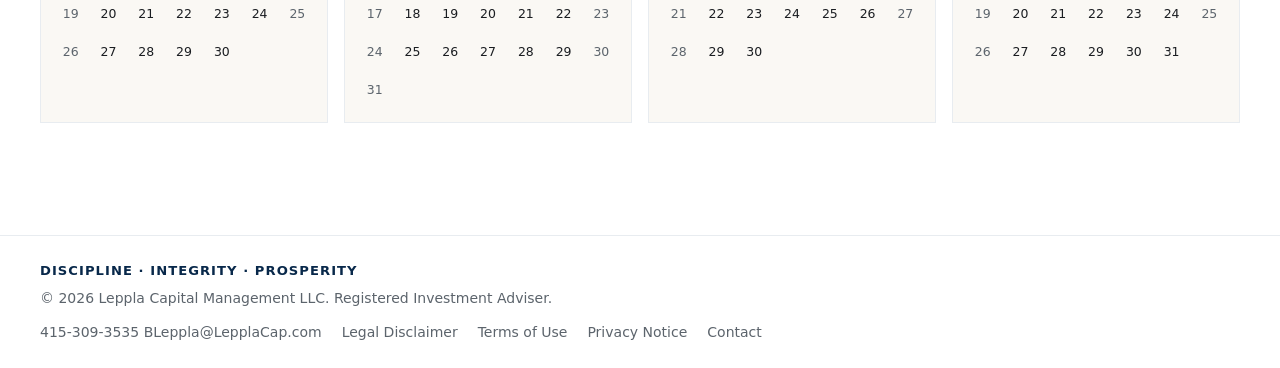
<file: contact.html>
<!DOCTYPE html>
<html lang="en">
  <head>
    <meta charset="utf-8" />
    <meta name="viewport" content="width=device-width, initial-scale=1" />
    <title>Contact | Leppla Capital Management</title>
    <link rel="stylesheet" href="css/styles.css?v=20261107b" />
    <link rel="icon" href="assets/logo-mark.svg" type="image/svg+xml" />
  </head>
  <body>
    <a class="skip-link" href="#main">Skip to content</a>

    <header class="site-header">
      <div class="container header-inner">
        <a class="brand" href="index.html" aria-label="Leppla Capital Management home">
          <img src="assets/logo-horizontal.svg" alt="Leppla Capital Management" width="440" height="82" />
        </a>
        <button class="menu-toggle" type="button" aria-label="Toggle menu" aria-expanded="false" aria-controls="site-nav">
          <span></span><span></span><span></span>
        </button>
        <nav class="site-nav" id="site-nav" aria-label="Primary">
          <a href="about.html">About</a>
          <a href="layered-cash-management.html">Layered Cash Management</a>
          <a href="securities-investment-pyramid.html">Securities Investment Pyramid™</a>
          <a href="resources.html">Resources</a>
          <a class="nav-cta" href="contact.html" aria-current="page">Contact</a>
        </nav>
      </div>
    </header>

    <main id="main">
      <section class="page-blank">
        <div class="container contact-page">
          <div class="contact-top">
            <div class="contact-intro">
              <h1>Contact</h1>
              <p class="contact-lede">
                Please email us with a date and time that works for you. We look forward to talking
                with you.
              </p>
              <ul class="contact-details" aria-label="Contact details">
                <li>BLeppla@LepplaCap.com</li>
                <li>415-309-3535</li>
                <li>Admin@LepplaCap.com</li>
              </ul>
            </div>

            <div
              class="calendar-grid calendar-grid-2026"
              id="contact-calendar-2026"
              aria-label="November and December 2026"
            ></div>
          </div>

          <section class="contact-calendar" aria-label="Calendar for 2027">
            <div class="contact-calendar-head">
              <p class="kicker kicker-dark">Calendar</p>
              <h2>2027</h2>
              <p class="contact-calendar-note">
                A live view of the months ahead. Today is highlighted.
              </p>
            </div>
            <div
              class="calendar-grid calendar-grid-2027"
              id="contact-calendar-2027"
              data-year="2027"
            ></div>
          </section>
        </div>
      </section>
    </main>

    <footer class="site-footer">
      <div class="container footer-inner">
        <div class="footer-brand-block">
          <p class="footer-tagline">Discipline · Integrity · Prosperity</p>
          <p>© 2026 Leppla Capital Management LLC. Registered Investment Adviser.</p>
        </div>
        <div class="footer-links">
          415-309-3535
          BLeppla@LepplaCap.com
          <a href="disclosures.html">Legal Disclaimer</a>
          <a href="terms-of-use.html">Terms of Use</a>
          <a href="privacy-policy.html">Privacy Notice</a>
          <a href="contact.html">Contact</a>
        </div>
      </div>
    </footer>

    <script src="js/main.js?v=20261107b"></script>
  </body>
</html>
</file>
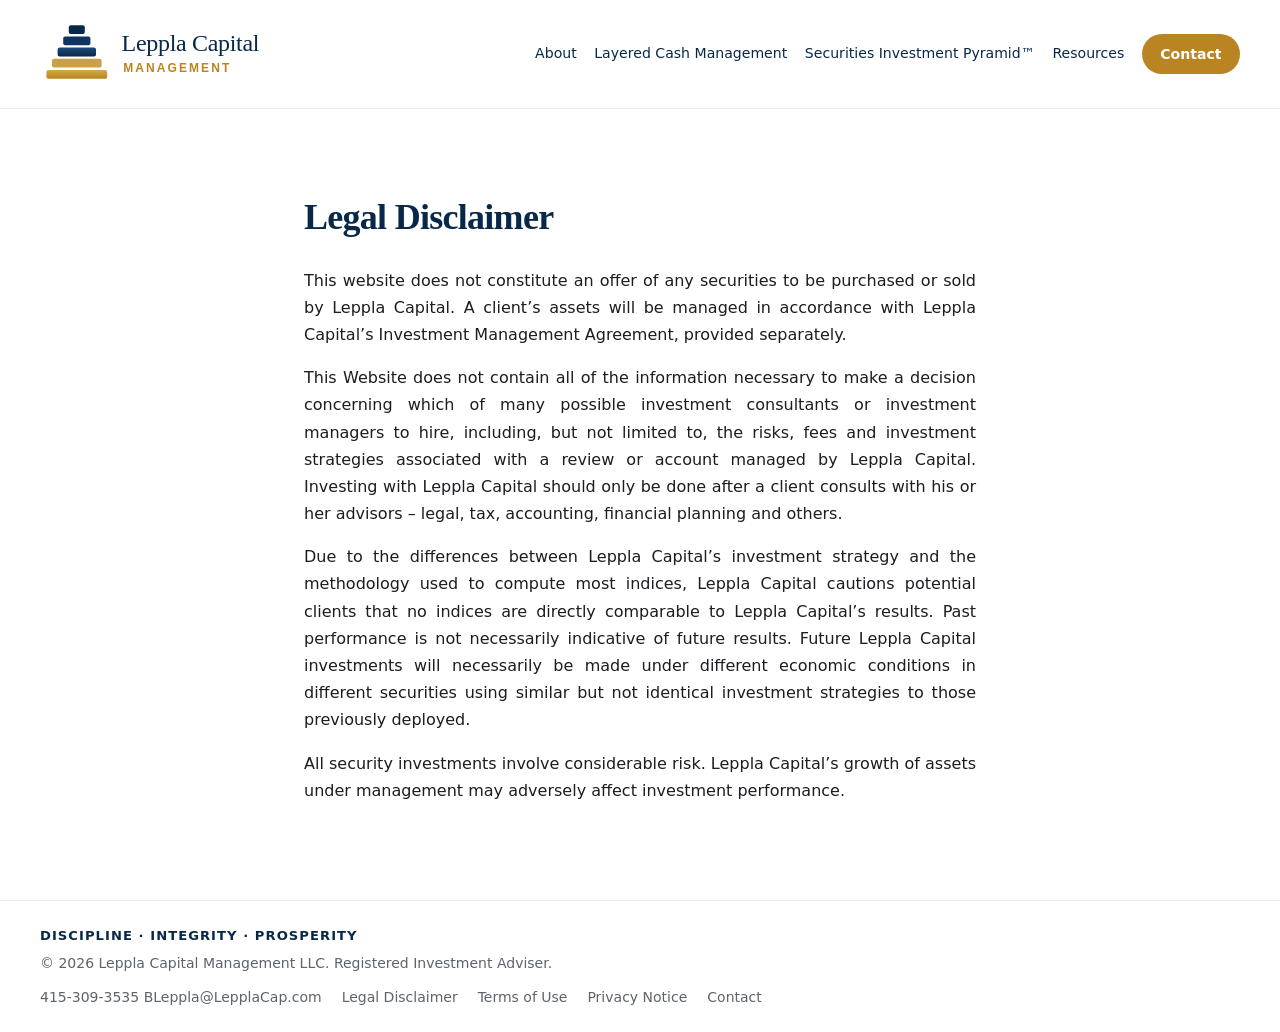
<file: disclosures.html>
<!DOCTYPE html>
<html lang="en">
  <head>
    <meta charset="utf-8" />
    <meta name="viewport" content="width=device-width, initial-scale=1" />
    <title>Legal Disclaimer | Leppla Capital Management</title>
    <link rel="stylesheet" href="css/styles.css" />
    <link rel="icon" href="assets/logo-mark.svg" type="image/svg+xml" />
  </head>
  <body>
    <a class="skip-link" href="#main">Skip to content</a>

    <header class="site-header">
      <div class="container header-inner">
        <a class="brand" href="index.html" aria-label="Leppla Capital Management home">
          <img src="assets/logo-horizontal.svg" alt="Leppla Capital Management" width="440" height="82" />
        </a>
        <button class="menu-toggle" type="button" aria-label="Toggle menu" aria-expanded="false" aria-controls="site-nav">
          <span></span><span></span><span></span>
        </button>
        <nav class="site-nav" id="site-nav" aria-label="Primary">
          <a href="about.html">About</a>
          <a href="layered-cash-management.html">Layered Cash Management</a>
          <a href="securities-investment-pyramid.html">Securities Investment Pyramid™</a>
          <a href="resources.html">Resources</a>
          <a class="nav-cta" href="contact.html">Contact</a>
        </nav>
      </div>
    </header>

    <main id="main">
      <section class="legal-page">
        <div class="container legal-prose legal-prose-justified">
          <h1>Legal Disclaimer</h1>
          <p>
            This website does not constitute an offer of any securities to be purchased or sold by
            Leppla Capital. A client’s assets will be managed in accordance with Leppla Capital’s
            Investment Management Agreement, provided separately.
          </p>
          <p>
            This Website does not contain all of the information necessary to make a decision
            concerning which of many possible investment consultants or investment managers to hire,
            including, but not limited to, the risks, fees and investment strategies associated with
            a review or account managed by Leppla Capital. Investing with Leppla Capital should only
            be done after a client consults with his or her advisors – legal, tax, accounting,
            financial planning and others.
          </p>
          <p>
            Due to the differences between Leppla Capital’s investment strategy and the methodology
            used to compute most indices, Leppla Capital cautions potential clients that no indices
            are directly comparable to Leppla Capital’s results. Past performance is not necessarily
            indicative of future results. Future Leppla Capital investments will necessarily be made
            under different economic conditions in different securities using similar but not
            identical investment strategies to those previously deployed.
          </p>
          <p>
            All security investments involve considerable risk. Leppla Capital’s growth of assets
            under management may adversely affect investment performance.
          </p>
        </div>
      </section>
    </main>

    <footer class="site-footer">
      <div class="container footer-inner">
        <div class="footer-brand-block">
          <p class="footer-tagline">Discipline · Integrity · Prosperity</p>
          <p>© 2026 Leppla Capital Management LLC. Registered Investment Adviser.</p>
        </div>
        <div class="footer-links">
          415-309-3535
          BLeppla@LepplaCap.com
          <a href="disclosures.html">Legal Disclaimer</a>
          <a href="terms-of-use.html">Terms of Use</a>
          <a href="privacy-policy.html">Privacy Notice</a>
          <a href="contact.html">Contact</a>
        </div>
      </div>
    </footer>

    <script src="js/main.js"></script>
  </body>
</html>
</file>
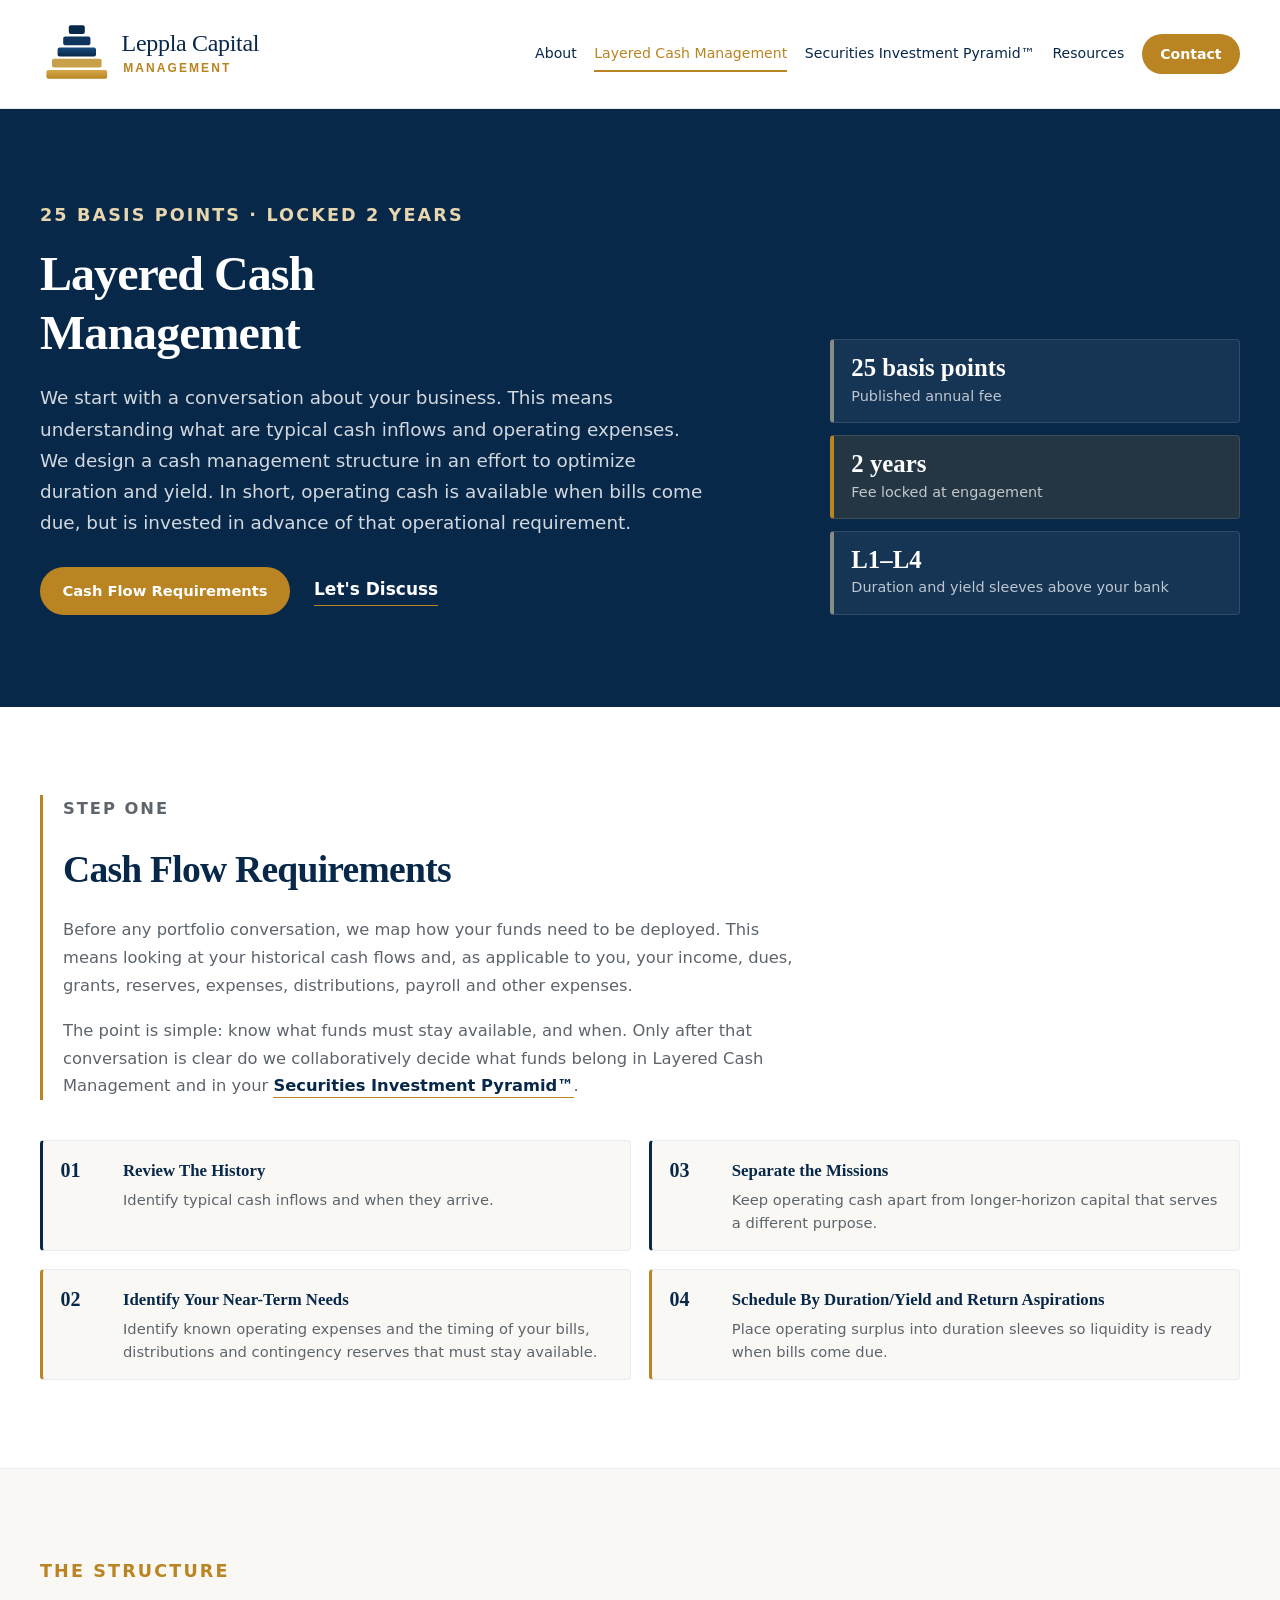
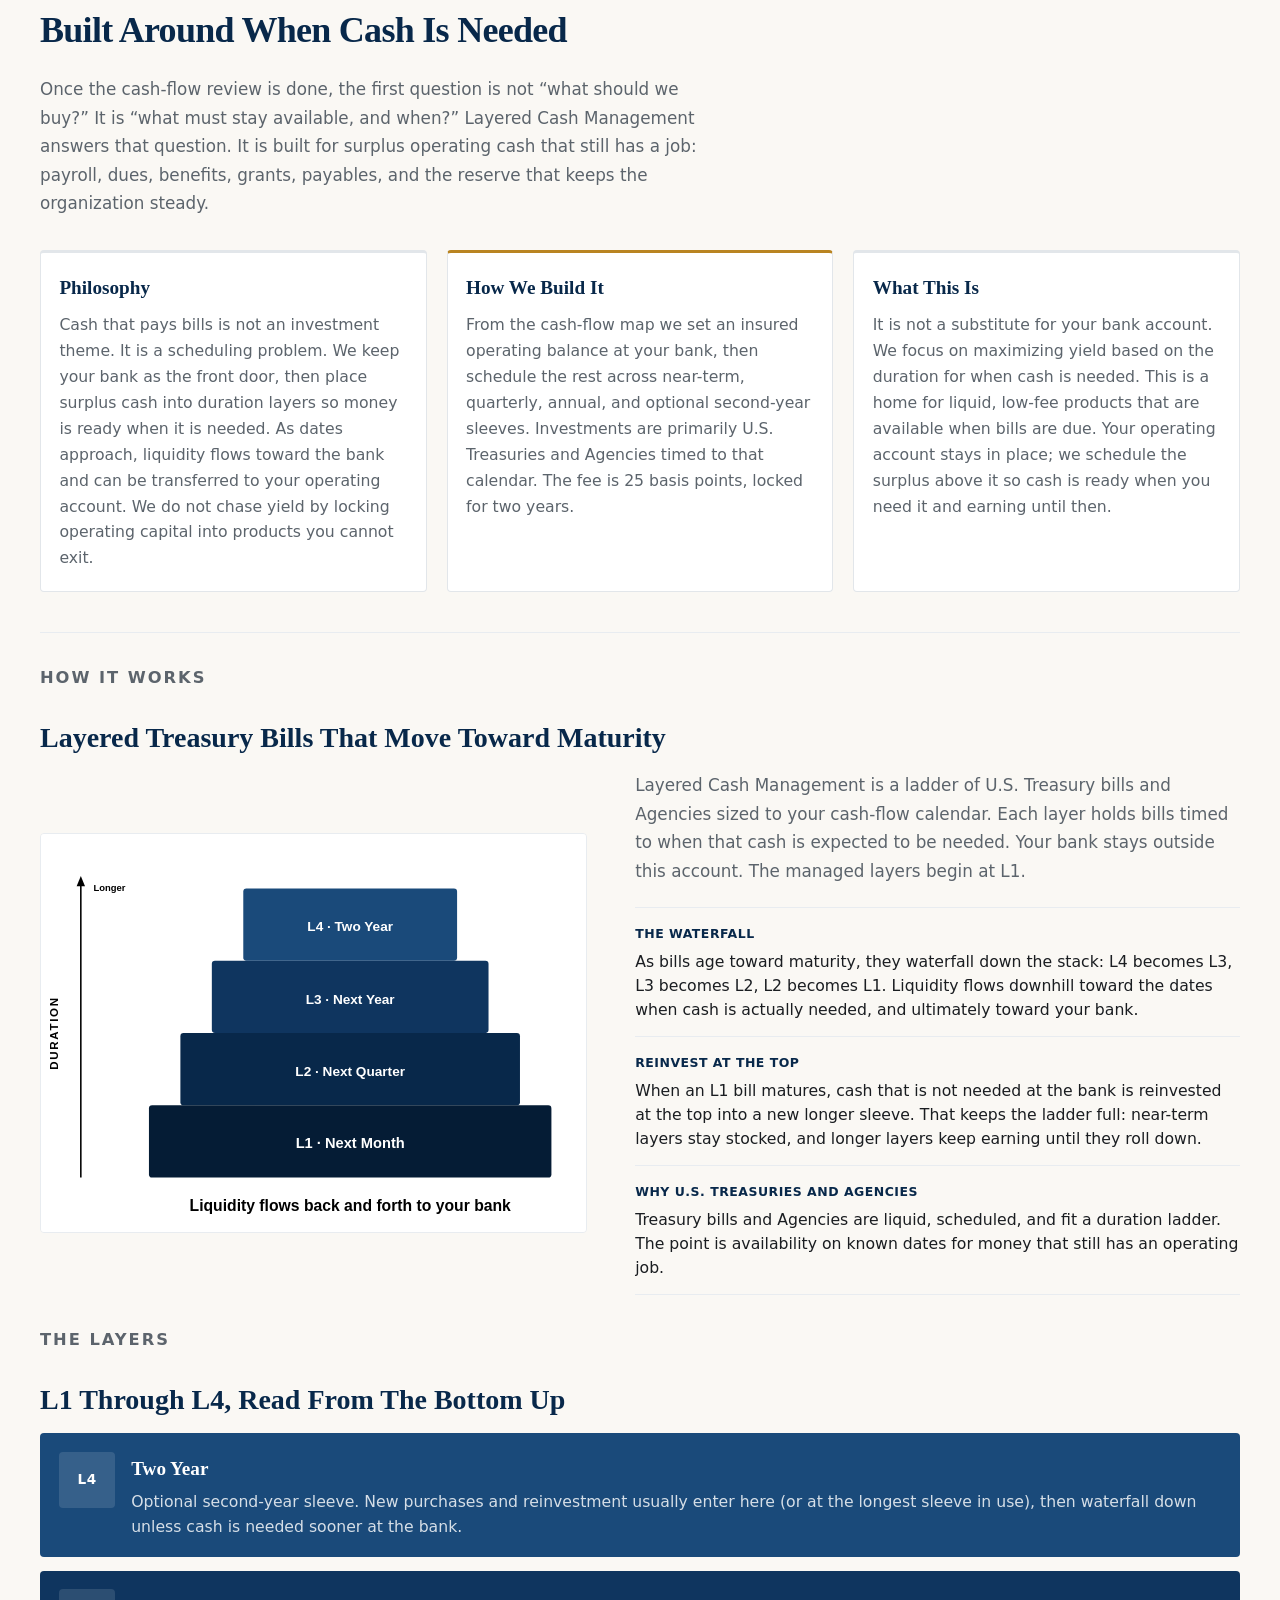
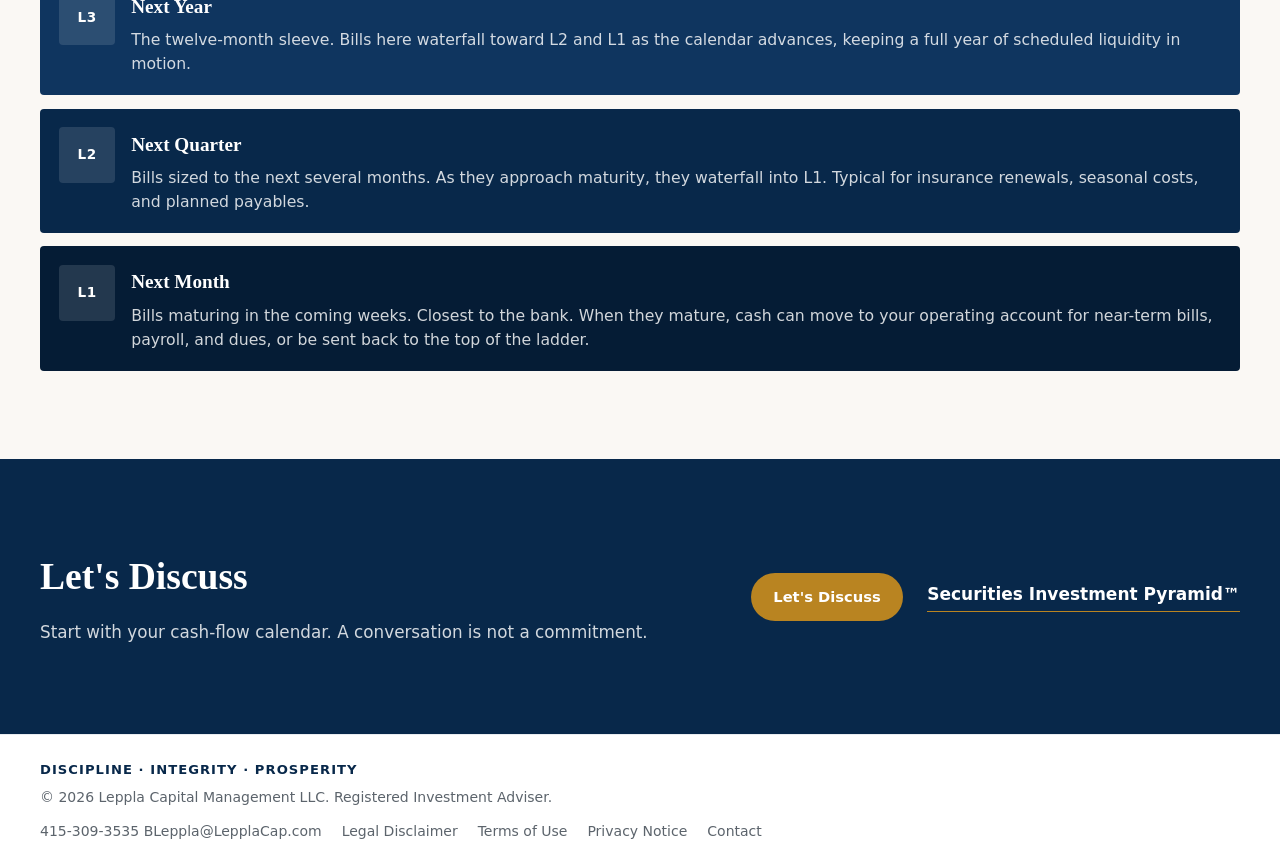
<file: layered-cash-management.html>
<!DOCTYPE html>
<html lang="en">
  <head>
    <meta charset="utf-8" />
    <meta name="viewport" content="width=device-width, initial-scale=1" />
    <title>Layered Cash Management | Leppla Capital Management</title>
    <meta
      name="description"
      content="Layered Cash Management starts with your cash-flow calendar. Operating cash scheduled by duration. 25 basis points, locked two years."
    />
    <link rel="stylesheet" href="css/styles.css" />
    <link rel="icon" href="assets/logo-mark.svg" type="image/svg+xml" />
  </head>
  <body>
    <a class="skip-link" href="#main">Skip to content</a>

    <header class="site-header">
      <div class="container header-inner">
        <a class="brand" href="index.html" aria-label="Leppla Capital Management home">
          <img src="assets/logo-horizontal.svg" alt="Leppla Capital Management" width="440" height="82" />
        </a>
        <button class="menu-toggle" type="button" aria-label="Toggle menu" aria-expanded="false" aria-controls="site-nav">
          <span></span><span></span><span></span>
        </button>
        <nav class="site-nav" id="site-nav" aria-label="Primary">
          <a href="about.html">About</a>
          <a href="layered-cash-management.html" aria-current="page">Layered Cash Management</a>
          <a href="securities-investment-pyramid.html">Securities Investment Pyramid™</a>
          <a href="resources.html">Resources</a>
          <a class="nav-cta" href="contact.html">Contact</a>
        </nav>
      </div>
    </header>

    <main id="main">
      <section class="page-hero page-hero-product">
        <div class="container page-hero-product-inner">
          <div class="page-hero-product-main">
            <p class="kicker">25 Basis Points · locked 2 years</p>
            <h1>Layered Cash Management</h1>
            <p class="page-lede">
              We start with a conversation about your business. This means understanding what are
              typical cash inflows and operating expenses. We design a cash management structure in
              an effort to optimize duration and yield. In short, operating cash is available when
              bills come due, but is invested in advance of that operational requirement.
            </p>
            <div class="page-hero-product-actions">
              <a class="btn btn-primary" href="#cash-flows">Cash Flow Requirements</a>
              <a class="text-link" href="contact.html">Let's Discuss</a>
            </div>
          </div>
          <aside class="page-hero-product-aside" aria-label="Product facts">
            <div class="product-fact">
              <span class="product-fact-value">25 basis points</span>
              <p>Published annual fee</p>
            </div>
            <div class="product-fact product-fact-accent">
              <span class="product-fact-value">2 years</span>
              <p>Fee locked at engagement</p>
            </div>
            <div class="product-fact">
              <span class="product-fact-value">L1–L4</span>
              <p>Duration and yield sleeves above your bank</p>
            </div>
          </aside>
        </div>
      </section>

      <section class="section section-cash-start" id="cash-flows">
        <div class="container cash-start">
          <div class="cash-start-story">
            <p class="kicker kicker-dark">Step one</p>
            <h2>Cash Flow Requirements</h2>
            <p class="cash-start-lede">
              Before any portfolio conversation, we map how your funds need to be deployed. This
              means looking at your historical cash flows and, as applicable to you, your income,
              dues, grants, reserves, expenses, distributions, payroll and other expenses.
            </p>
            <p>
              The point is simple: know what funds must stay available, and when. Only after that
              conversation is clear do we collaboratively decide what funds belong in Layered Cash
              Management and in your
              <a class="text-link" href="securities-investment-pyramid.html">Securities Investment Pyramid™</a>.
            </p>
          </div>
          <ol class="cash-start-steps">
            <li>
              <span class="cash-step-num" aria-hidden="true">01</span>
              <div>
                <h3>Review The History</h3>
                <p>Identify typical cash inflows and when they arrive.</p>
              </div>
            </li>
            <li>
              <span class="cash-step-num" aria-hidden="true">02</span>
              <div>
                <h3>Identify Your Near-Term Needs</h3>
                <p>Identify known operating expenses and the timing of your bills, distributions and contingency reserves that must stay available.</p>
              </div>
            </li>
            <li>
              <span class="cash-step-num" aria-hidden="true">03</span>
              <div>
                <h3>Separate the Missions</h3>
                <p>Keep operating cash apart from longer-horizon capital that serves a different purpose.</p>
              </div>
            </li>
            <li>
              <span class="cash-step-num" aria-hidden="true">04</span>
              <div>
                <h3>Schedule By Duration/Yield and Return Aspirations</h3>
                <p>Place operating surplus into duration sleeves so liquidity is ready when bills come due.</p>
              </div>
            </li>
          </ol>
        </div>
      </section>

      <section class="section section-paper" id="layered-cash">
        <div class="container">
          <div class="structure-intro">
            <p class="kicker kicker-dark">The structure</p>
            <h2>Built Around When Cash Is Needed</h2>
            <p>
              Once the cash-flow review is done, the first question is not “what should we buy?”
              It is “what must stay available, and when?” Layered Cash Management answers that
              question. It is built for surplus operating cash that still has a job: payroll, dues,
              benefits, grants, payables, and the reserve that keeps the organization steady.
            </p>
          </div>

          <div class="invest-depth">
            <div>
              <h3>Philosophy</h3>
              <p>
                Cash that pays bills is not an investment theme. It is a scheduling problem. We keep
                your bank as the front door, then place surplus cash into duration layers so money
                is ready when it is needed. As dates approach, liquidity flows toward the bank and
                can be transferred to your operating account. We do not chase yield by locking
                operating capital into products you cannot exit.
              </p>
            </div>
            <div>
              <h3>How We Build It</h3>
              <p>
                From the cash-flow map we set an insured operating balance at your bank, then schedule
                the rest across near-term, quarterly, annual, and optional second-year sleeves.
                Investments are primarily U.S. Treasuries and Agencies timed to that calendar. The fee is 25 basis
                points, locked for two years.
              </p>
            </div>
            <div>
              <h3>What This Is</h3>
              <p>
                It is not a substitute for your bank account. We focus on maximizing yield based on
                the duration for when cash is needed. This is a home for liquid, low-fee products
                that are available when bills are due. Your operating account stays in place; we
                schedule the surplus above it so cash is ready when you need it and earning until
                then.
              </p>
            </div>
          </div>

          <div class="layer-walk">
            <div class="layer-walk-head">
              <p class="kicker kicker-dark">How it works</p>
              <h3>Layered Treasury Bills That Move Toward Maturity</h3>
            </div>

            <div class="invest-feature invest-feature-flip">
              <div class="invest-feature-copy">
                <p>
                  Layered Cash Management is a ladder of U.S. Treasury bills and Agencies sized to
                  your cash-flow calendar. Each layer holds bills timed to when that cash is expected
                  to be needed. Your bank stays outside this account. The managed layers begin at L1.
                </p>
                <dl class="invest-defs invest-defs-stack">
                  <div>
                    <dt>The waterfall</dt>
                    <dd>
                      As bills age toward maturity, they waterfall down the stack: L4 becomes L3,
                      L3 becomes L2, L2 becomes L1. Liquidity flows downhill toward the dates when
                      cash is actually needed, and ultimately toward your bank.
                    </dd>
                  </div>
                  <div>
                    <dt>Reinvest at the top</dt>
                    <dd>
                      When an L1 bill matures, cash that is not needed at the bank is reinvested at
                      the top into a new longer sleeve. That keeps the ladder full: near-term layers
                      stay stocked, and longer layers keep earning until they roll down.
                    </dd>
                  </div>
                  <div>
                    <dt>Why U.S. Treasuries and Agencies</dt>
                    <dd>
                      Treasury bills and Agencies are liquid, scheduled, and fit a duration ladder.
                      The point is availability on known dates for money that still has an operating
                      job.
                    </dd>
                  </div>
                </dl>
              </div>
              <figure class="invest-feature-figure">
                <img
                  src="assets/compare-cash-calendar.svg"
                  alt="Layered Cash Management L4 through L1 with liquidity flowing downhill to your bank"
                  width="520"
                  height="380"
                />
              </figure>
            </div>

            <div class="layer-walk-head" style="margin-top: 2rem">
              <p class="kicker kicker-dark">The Layers</p>
              <h3>L1 Through L4, Read From The Bottom Up</h3>
            </div>
            <ol class="layer-list" reversed>
              <li class="layer-l4">
                <span class="layer-tag">L4</span>
                <div>
                  <h4>Two Year</h4>
                  <p>
                    Optional second-year sleeve. New purchases and reinvestment usually enter here
                    (or at the longest sleeve in use), then waterfall down unless cash is needed
                    sooner at the bank.
                  </p>
                </div>
              </li>
              <li class="layer-l3">
                <span class="layer-tag">L3</span>
                <div>
                  <h4>Next Year</h4>
                  <p>
                    The twelve-month sleeve. Bills here waterfall toward L2 and L1 as the calendar
                    advances, keeping a full year of scheduled liquidity in motion.
                  </p>
                </div>
              </li>
              <li class="layer-l2">
                <span class="layer-tag">L2</span>
                <div>
                  <h4>Next Quarter</h4>
                  <p>
                    Bills sized to the next several months. As they approach maturity, they waterfall
                    into L1. Typical for insurance renewals, seasonal costs, and planned payables.
                  </p>
                </div>
              </li>
              <li class="layer-l1">
                <span class="layer-tag">L1</span>
                <div>
                  <h4>Next Month</h4>
                  <p>
                    Bills maturing in the coming weeks. Closest to the bank. When they mature, cash
                    can move to your operating account for near-term bills, payroll, and dues, or be
                    sent back to the top of the ladder.
                  </p>
                </div>
              </li>
            </ol>
          </div>
        </div>
      </section>

      <section class="section section-navy">
        <div class="container about-cta-grid">
          <div>
            <h2>Let's Discuss</h2>
            <p>Start with your cash-flow calendar. A conversation is not a commitment.</p>
          </div>
          <div class="hero-actions">
            <a class="btn btn-primary" href="contact.html">Let's Discuss</a>
            <a class="text-link" href="securities-investment-pyramid.html">Securities Investment Pyramid™</a>
          </div>
        </div>
      </section>
    </main>

    <footer class="site-footer">
      <div class="container footer-inner">
        <div class="footer-brand-block">
          <p class="footer-tagline">Discipline · Integrity · Prosperity</p>
          <p>© 2026 Leppla Capital Management LLC. Registered Investment Adviser.</p>
        </div>
        <div class="footer-links">
          415-309-3535
          BLeppla@LepplaCap.com
          <a href="disclosures.html">Legal Disclaimer</a>
          <a href="terms-of-use.html">Terms of Use</a>
          <a href="privacy-policy.html">Privacy Notice</a>
          <a href="contact.html">Contact</a>
        </div>
      </div>
    </footer>

    <script src="js/main.js"></script>
  </body>
</html>
</file>
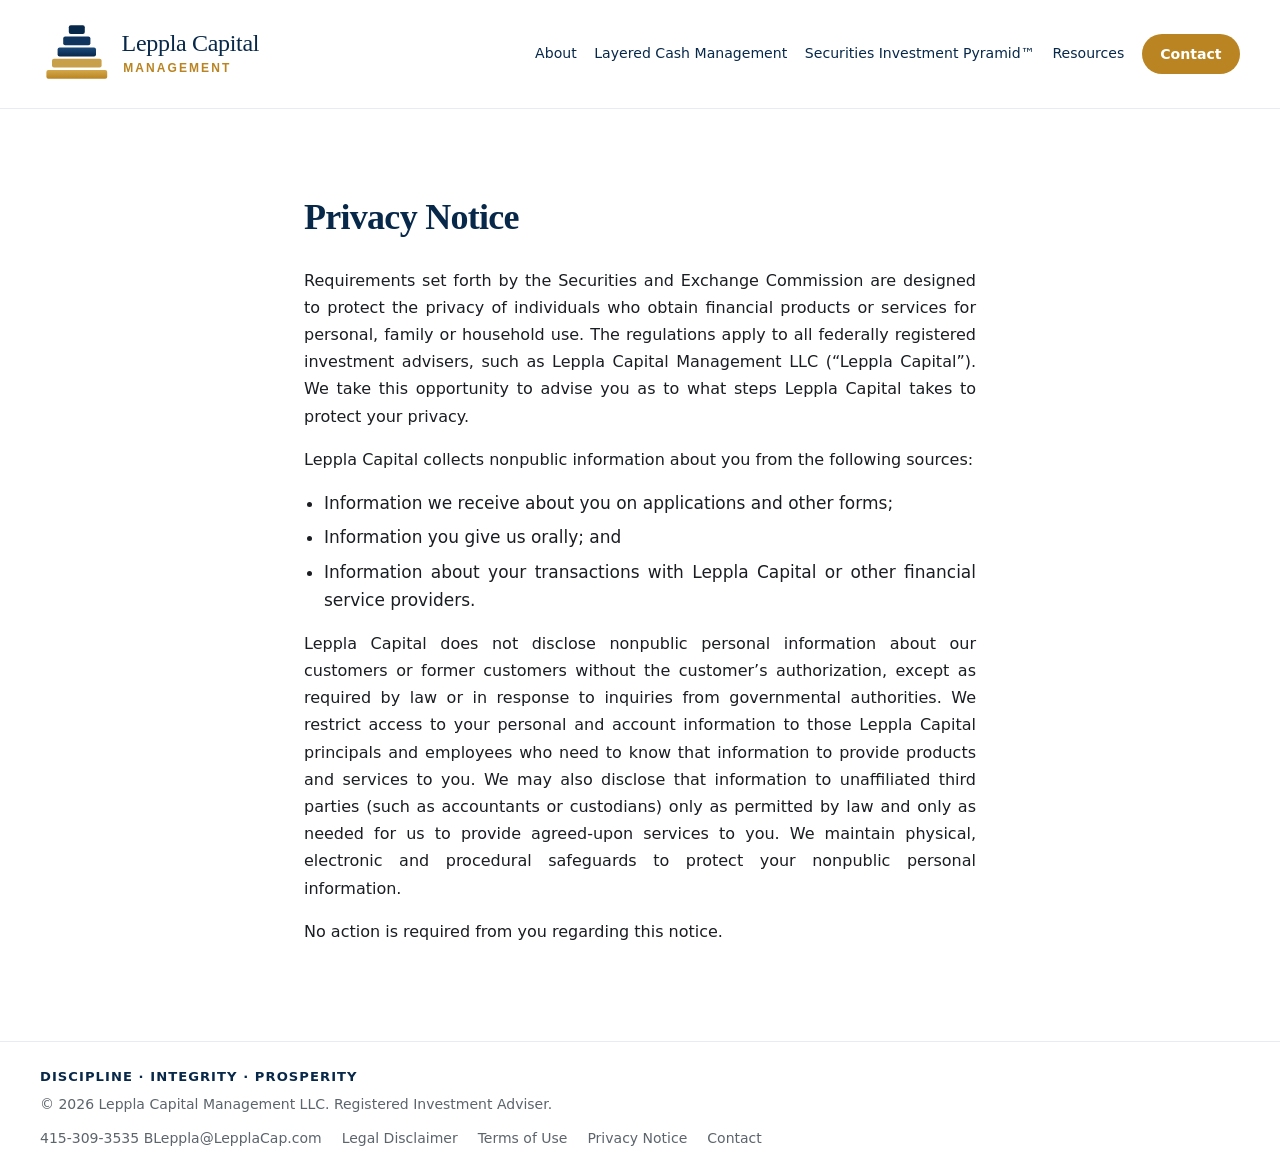
<file: privacy-policy.html>
<!DOCTYPE html>
<html lang="en">
  <head>
    <meta charset="utf-8" />
    <meta name="viewport" content="width=device-width, initial-scale=1" />
    <title>Privacy Notice | Leppla Capital Management</title>
    <link rel="stylesheet" href="css/styles.css" />
    <link rel="icon" href="assets/logo-mark.svg" type="image/svg+xml" />
  </head>
  <body>
    <a class="skip-link" href="#main">Skip to content</a>

    <header class="site-header">
      <div class="container header-inner">
        <a class="brand" href="index.html" aria-label="Leppla Capital Management home">
          <img src="assets/logo-horizontal.svg" alt="Leppla Capital Management" width="440" height="82" />
        </a>
        <button class="menu-toggle" type="button" aria-label="Toggle menu" aria-expanded="false" aria-controls="site-nav">
          <span></span><span></span><span></span>
        </button>
        <nav class="site-nav" id="site-nav" aria-label="Primary">
          <a href="about.html">About</a>
          <a href="layered-cash-management.html">Layered Cash Management</a>
          <a href="securities-investment-pyramid.html">Securities Investment Pyramid™</a>
          <a href="resources.html">Resources</a>
          <a class="nav-cta" href="contact.html">Contact</a>
        </nav>
      </div>
    </header>

    <main id="main">
      <section class="legal-page">
        <div class="container legal-prose legal-prose-justified">
          <h1>Privacy Notice</h1>
          <p>
            Requirements set forth by the Securities and Exchange Commission are designed to protect
            the privacy of individuals who obtain financial products or services for personal, family
            or household use. The regulations apply to all federally registered investment advisers,
            such as Leppla Capital Management LLC (“Leppla Capital”). We take this opportunity to
            advise you as to what steps Leppla Capital takes to protect your privacy.
          </p>
          <p>Leppla Capital collects nonpublic information about you from the following sources:</p>
          <ul>
            <li>Information we receive about you on applications and other forms;</li>
            <li>Information you give us orally; and</li>
            <li>Information about your transactions with Leppla Capital or other financial service providers.</li>
          </ul>
          <p>
            Leppla Capital does not disclose nonpublic personal information about our customers or
            former customers without the customer’s authorization, except as required by law or in
            response to inquiries from governmental authorities. We restrict access to your personal and
            account information to those Leppla Capital principals and employees who need to know
            that information to provide products and services to you. We may also disclose that
            information to unaffiliated third parties (such as accountants or custodians) only as
            permitted by law and only as needed for us to provide agreed-upon services to you. We
            maintain physical, electronic and procedural safeguards to protect your nonpublic
            personal information.
          </p>
          <p>No action is required from you regarding this notice.</p>
        </div>
      </section>
    </main>

    <footer class="site-footer">
      <div class="container footer-inner">
        <div class="footer-brand-block">
          <p class="footer-tagline">Discipline · Integrity · Prosperity</p>
          <p>© 2026 Leppla Capital Management LLC. Registered Investment Adviser.</p>
        </div>
        <div class="footer-links">
          415-309-3535
          BLeppla@LepplaCap.com
          <a href="disclosures.html">Legal Disclaimer</a>
          <a href="terms-of-use.html">Terms of Use</a>
          <a href="privacy-policy.html">Privacy Notice</a>
          <a href="contact.html">Contact</a>
        </div>
      </div>
    </footer>

    <script src="js/main.js"></script>
  </body>
</html>
</file>
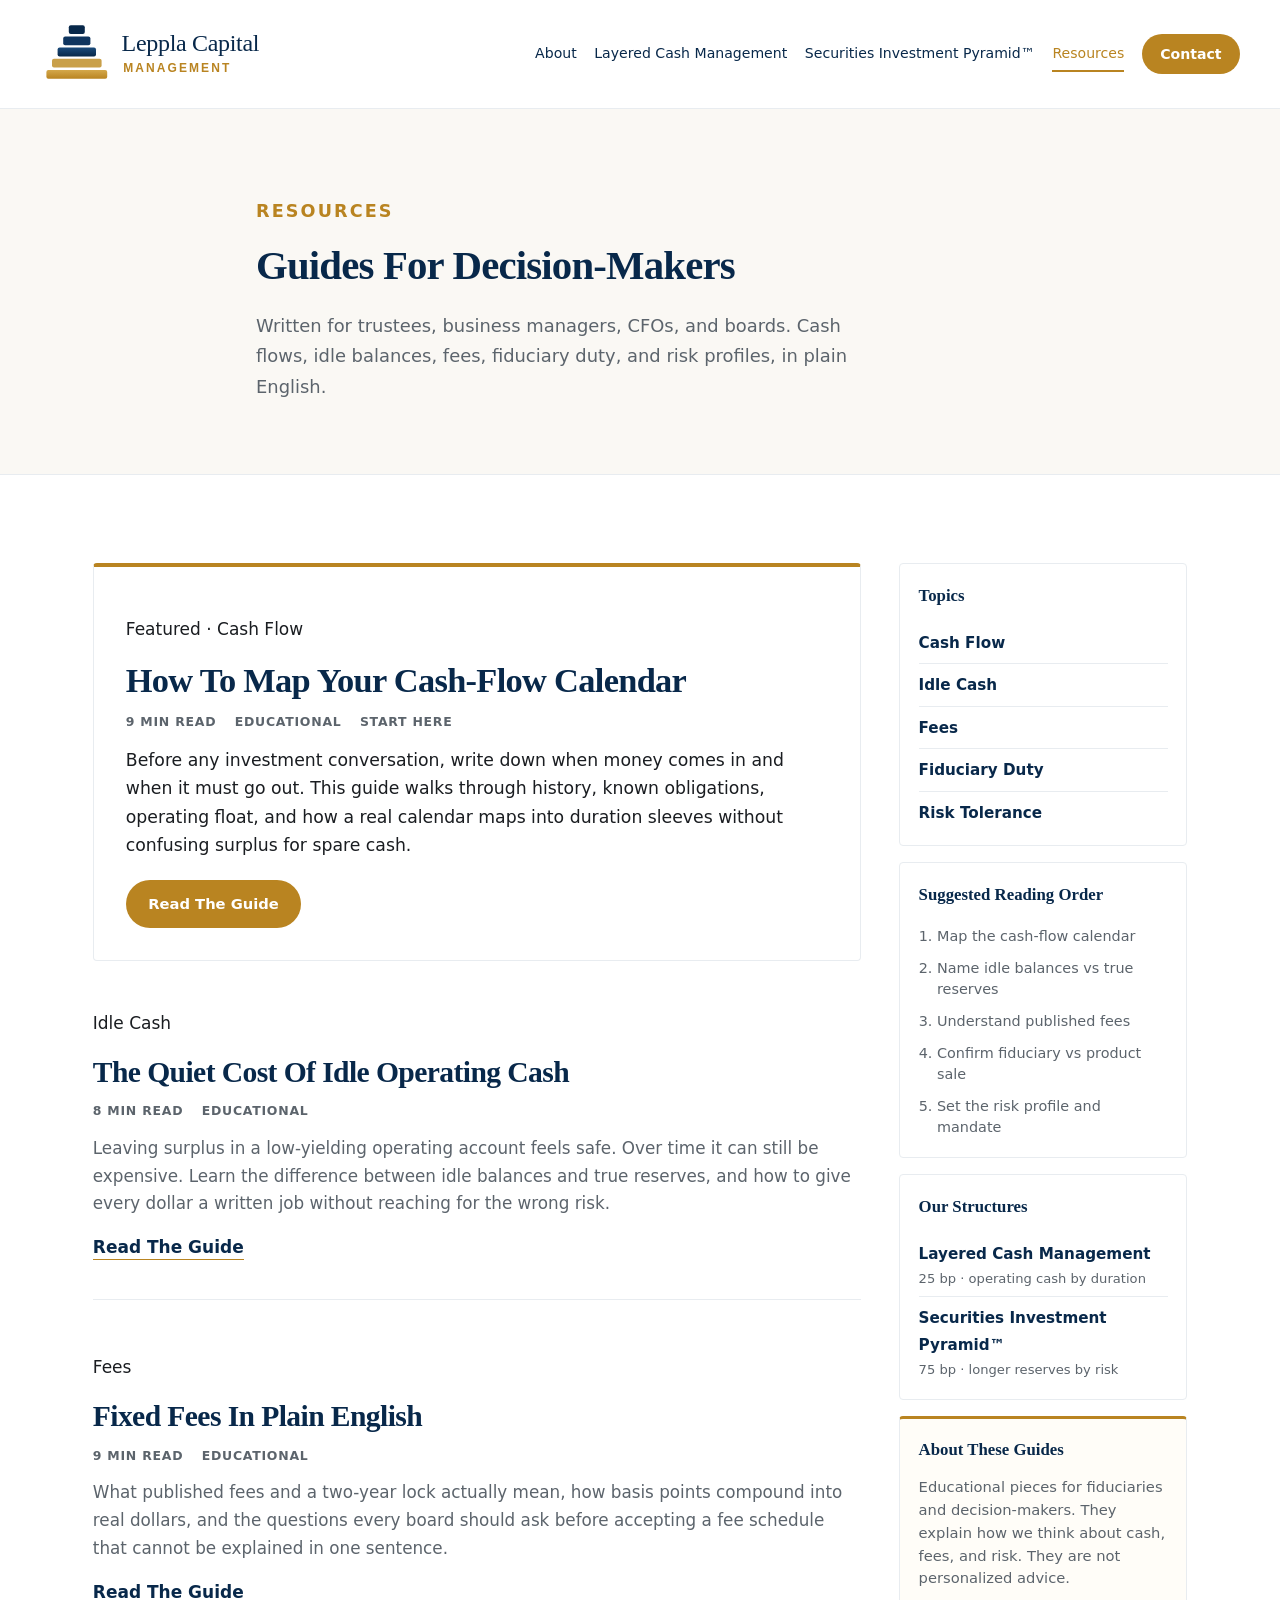
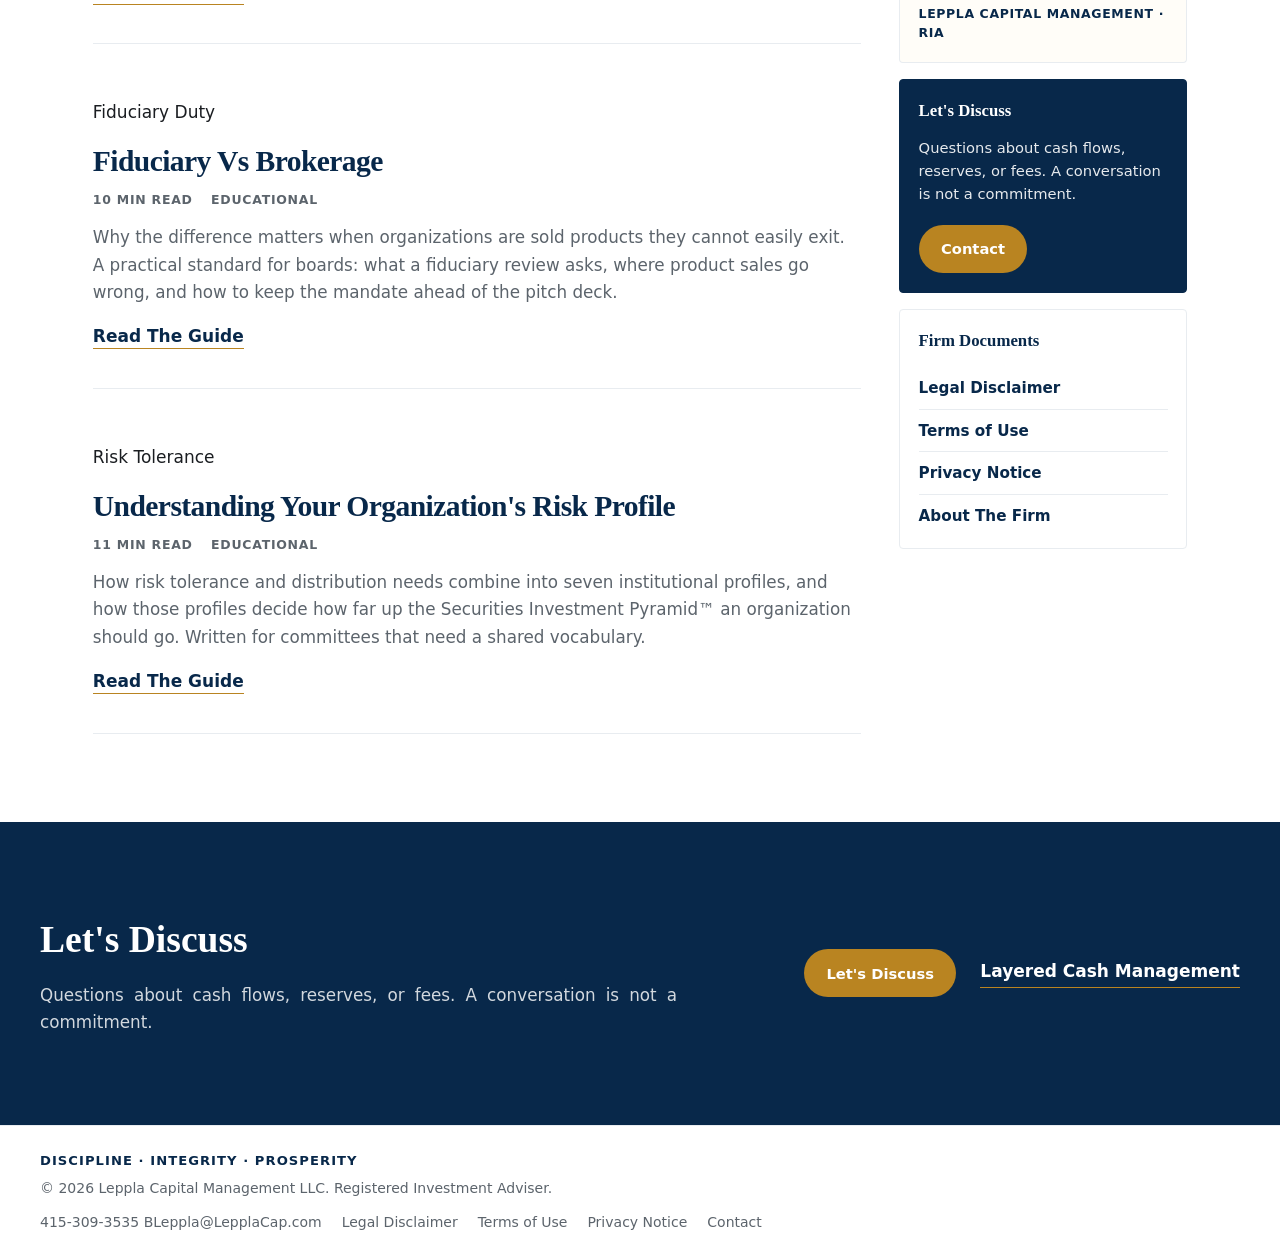
<file: resources.html>
<!DOCTYPE html>
<html lang="en">
  <head>
    <meta charset="utf-8" />
    <meta name="viewport" content="width=device-width, initial-scale=1" />
    <title>Resources | Leppla Capital Management</title>
    <meta
      name="description"
      content="Guides for fiduciaries and decision-makers on cash-flow calendars, idle cash, fixed fees, fiduciary duty, and institutional risk profiles."
    />
    <link rel="stylesheet" href="css/styles.css" />
    <link rel="icon" href="assets/logo-mark.svg" type="image/svg+xml" />
  </head>
  <body>
    <a class="skip-link" href="#main">Skip to content</a>

    <header class="site-header">
      <div class="container header-inner">
        <a class="brand" href="index.html" aria-label="Leppla Capital Management home">
          <img src="assets/logo-horizontal.svg" alt="Leppla Capital Management" width="440" height="82" />
        </a>
        <button class="menu-toggle" type="button" aria-label="Toggle menu" aria-expanded="false" aria-controls="site-nav">
          <span></span><span></span><span></span>
        </button>
        <nav class="site-nav" id="site-nav" aria-label="Primary">
          <a href="about.html">About</a>
          <a href="layered-cash-management.html">Layered Cash Management</a>
          <a href="securities-investment-pyramid.html">Securities Investment Pyramid™</a>
          <a href="resources.html" aria-current="page">Resources</a>
          <a class="nav-cta" href="contact.html">Contact</a>
        </nav>
      </div>
    </header>

    <main id="main">
      <section class="page-hero">
        <div class="container page-hero-inner page-hero-wide">
          <p class="kicker kicker-dark">Resources</p>
          <h1>Guides For Decision-Makers</h1>
          <p class="page-lede">
            Written for trustees, business managers, CFOs, and boards. Cash flows, idle balances,
            fees, fiduciary duty, and risk profiles, in plain English.
          </p>
        </div>
      </section>

      <section class="section" id="guides">
        <div class="container blog-layout">
          <div class="blog-main">
            <article class="blog-featured">
              <p class="glance-label">Featured · Cash Flow</p>
              <h2>
                <a href="articles/mapping-cash-flow-calendar.html">How To Map Your Cash-Flow Calendar</a>
              </h2>
              <p class="blog-item-meta"><span>9 min read</span><span>Educational</span><span>Start Here</span></p>
              <p class="blog-item-summary">
                Before any investment conversation, write down when money comes in and when it must
                go out. This guide walks through history, known obligations, operating float, and how
                a real calendar maps into duration sleeves without confusing surplus for spare cash.
              </p>
              <a class="btn btn-primary" href="articles/mapping-cash-flow-calendar.html">Read The Guide</a>
            </article>

            <div class="blog-feed">
              <article class="blog-item" id="idle-cash">
                <p class="glance-label">Idle Cash</p>
                <h2>
                  <a href="articles/idle-cash-opportunity-cost.html">The Quiet Cost Of Idle Operating Cash</a>
                </h2>
                <p class="blog-item-meta"><span>8 min read</span><span>Educational</span></p>
                <p class="blog-item-summary">
                  Leaving surplus in a low-yielding operating account feels safe. Over time it can
                  still be expensive. Learn the difference between idle balances and true reserves,
                  and how to give every dollar a written job without reaching for the wrong risk.
                </p>
                <a class="text-link" href="articles/idle-cash-opportunity-cost.html">Read The Guide</a>
              </article>

              <article class="blog-item" id="fees">
                <p class="glance-label">Fees</p>
                <h2>
                  <a href="articles/fixed-fees-plain-english.html">Fixed Fees In Plain English</a>
                </h2>
                <p class="blog-item-meta"><span>9 min read</span><span>Educational</span></p>
                <p class="blog-item-summary">
                  What published fees and a two-year lock actually mean, how basis points compound
                  into real dollars, and the questions every board should ask before accepting a fee
                  schedule that cannot be explained in one sentence.
                </p>
                <a class="text-link" href="articles/fixed-fees-plain-english.html">Read The Guide</a>
              </article>

              <article class="blog-item" id="fiduciary-duty">
                <p class="glance-label">Fiduciary Duty</p>
                <h2>
                  <a href="articles/fiduciary-vs-brokerage.html">Fiduciary Vs Brokerage</a>
                </h2>
                <p class="blog-item-meta"><span>10 min read</span><span>Educational</span></p>
                <p class="blog-item-summary">
                  Why the difference matters when organizations are sold products they cannot easily
                  exit. A practical standard for boards: what a fiduciary review asks, where product
                  sales go wrong, and how to keep the mandate ahead of the pitch deck.
                </p>
                <a class="text-link" href="articles/fiduciary-vs-brokerage.html">Read The Guide</a>
              </article>

              <article class="blog-item" id="risk-tolerance">
                <p class="glance-label">Risk Tolerance</p>
                <h2>
                  <a href="articles/risk-tolerance-institutions.html">Understanding Your Organization's Risk Profile</a>
                </h2>
                <p class="blog-item-meta"><span>11 min read</span><span>Educational</span></p>
                <p class="blog-item-summary">
                  How risk tolerance and distribution needs combine into seven institutional
                  profiles, and how those profiles decide how far up the Securities Investment
                  Pyramid™ an organization should go. Written for committees that need a shared
                  vocabulary.
                </p>
                <a class="text-link" href="articles/risk-tolerance-institutions.html">Read The Guide</a>
              </article>
            </div>
          </div>

          <aside class="blog-sidebar" aria-label="Resources sidebar">
            <div class="sidebar-card">
              <h3>Topics</h3>
              <ul class="sidebar-topics">
                <li><a href="#guides">Cash Flow</a></li>
                <li><a href="#idle-cash">Idle Cash</a></li>
                <li><a href="#fees">Fees</a></li>
                <li><a href="#fiduciary-duty">Fiduciary Duty</a></li>
                <li><a href="#risk-tolerance">Risk Tolerance</a></li>
              </ul>
            </div>

            <div class="sidebar-card">
              <h3>Suggested Reading Order</h3>
              <ol class="sidebar-order">
                <li>Map the cash-flow calendar</li>
                <li>Name idle balances vs true reserves</li>
                <li>Understand published fees</li>
                <li>Confirm fiduciary vs product sale</li>
                <li>Set the risk profile and mandate</li>
              </ol>
            </div>

            <div class="sidebar-card">
              <h3>Our Structures</h3>
              <ul class="sidebar-links">
                <li>
                  <a href="layered-cash-management.html">Layered Cash Management</a>
                  <span>25 bp · operating cash by duration</span>
                </li>
                <li>
                  <a href="securities-investment-pyramid.html">Securities Investment Pyramid™</a>
                  <span>75 bp · longer reserves by risk</span>
                </li>
              </ul>
            </div>

            <div class="sidebar-card sidebar-card-accent">
              <h3>About These Guides</h3>
              <p>
                Educational pieces for fiduciaries and decision-makers. They explain how we think
                about cash, fees, and risk. They are not personalized advice.
              </p>
              <p class="sidebar-firm">Leppla Capital Management · RIA</p>
            </div>

            <div class="sidebar-card sidebar-cta">
              <h3>Let's Discuss</h3>
              <p>Questions about cash flows, reserves, or fees. A conversation is not a commitment.</p>
              <a class="btn btn-primary" href="contact.html">Contact</a>
            </div>

            <div class="sidebar-card">
              <h3>Firm Documents</h3>
              <ul class="sidebar-links">
                <li><a href="disclosures.html">Legal Disclaimer</a></li>
                <li><a href="terms-of-use.html">Terms of Use</a></li>
                <li><a href="privacy-policy.html">Privacy Notice</a></li>
                <li><a href="about.html">About The Firm</a></li>
              </ul>
            </div>
          </aside>
        </div>
      </section>

      <section class="section section-navy">
        <div class="container about-cta-grid">
          <div>
            <h2>Let's Discuss</h2>
            <p>Questions about cash flows, reserves, or fees. A conversation is not a commitment.</p>
          </div>
          <div class="hero-actions">
            <a class="btn btn-primary" href="contact.html">Let's Discuss</a>
            <a class="text-link" href="layered-cash-management.html">Layered Cash Management</a>
          </div>
        </div>
      </section>
    </main>

    <footer class="site-footer">
      <div class="container footer-inner">
        <div class="footer-brand-block">
          <p class="footer-tagline">Discipline · Integrity · Prosperity</p>
          <p>© 2026 Leppla Capital Management LLC. Registered Investment Adviser.</p>
        </div>
        <div class="footer-links">
          415-309-3535
          BLeppla@LepplaCap.com
          <a href="disclosures.html">Legal Disclaimer</a>
          <a href="terms-of-use.html">Terms of Use</a>
          <a href="privacy-policy.html">Privacy Notice</a>
          <a href="contact.html">Contact</a>
        </div>
      </div>
    </footer>

    <script src="js/main.js"></script>
  </body>
</html>
</file>
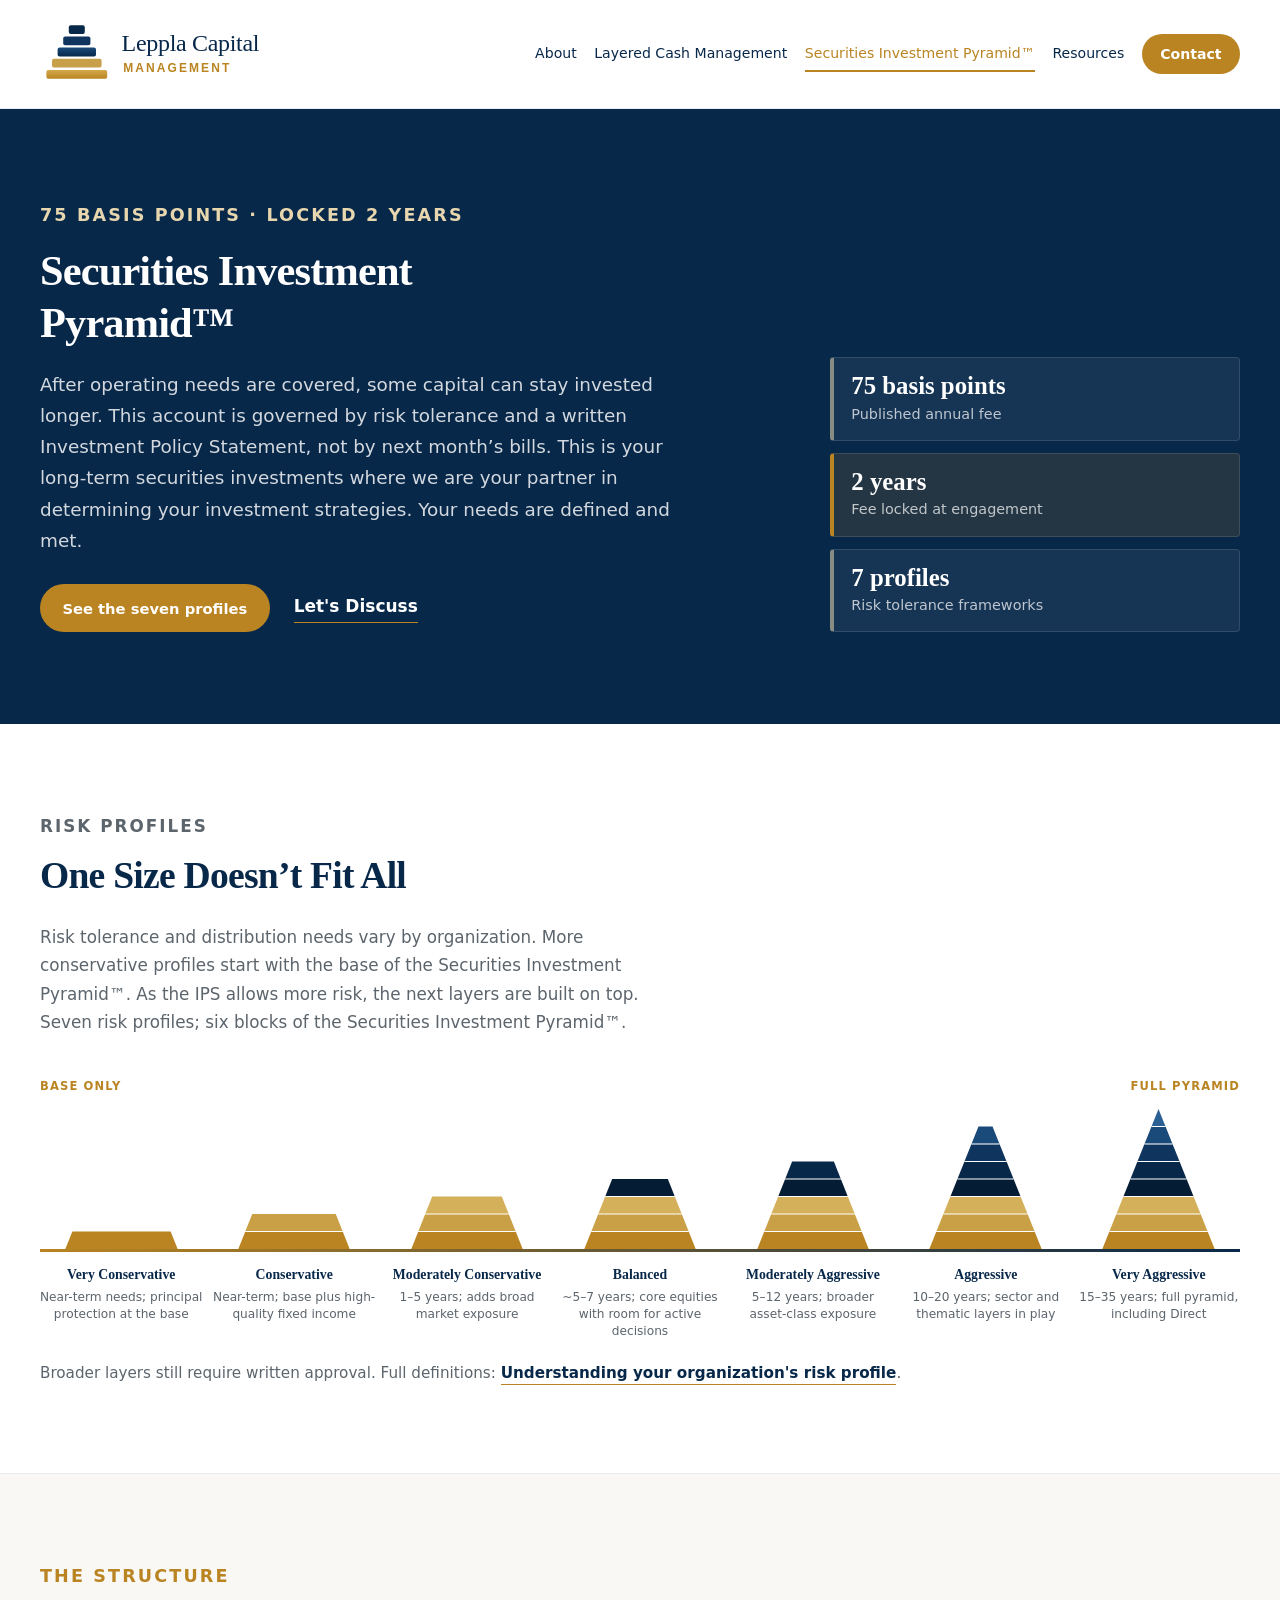
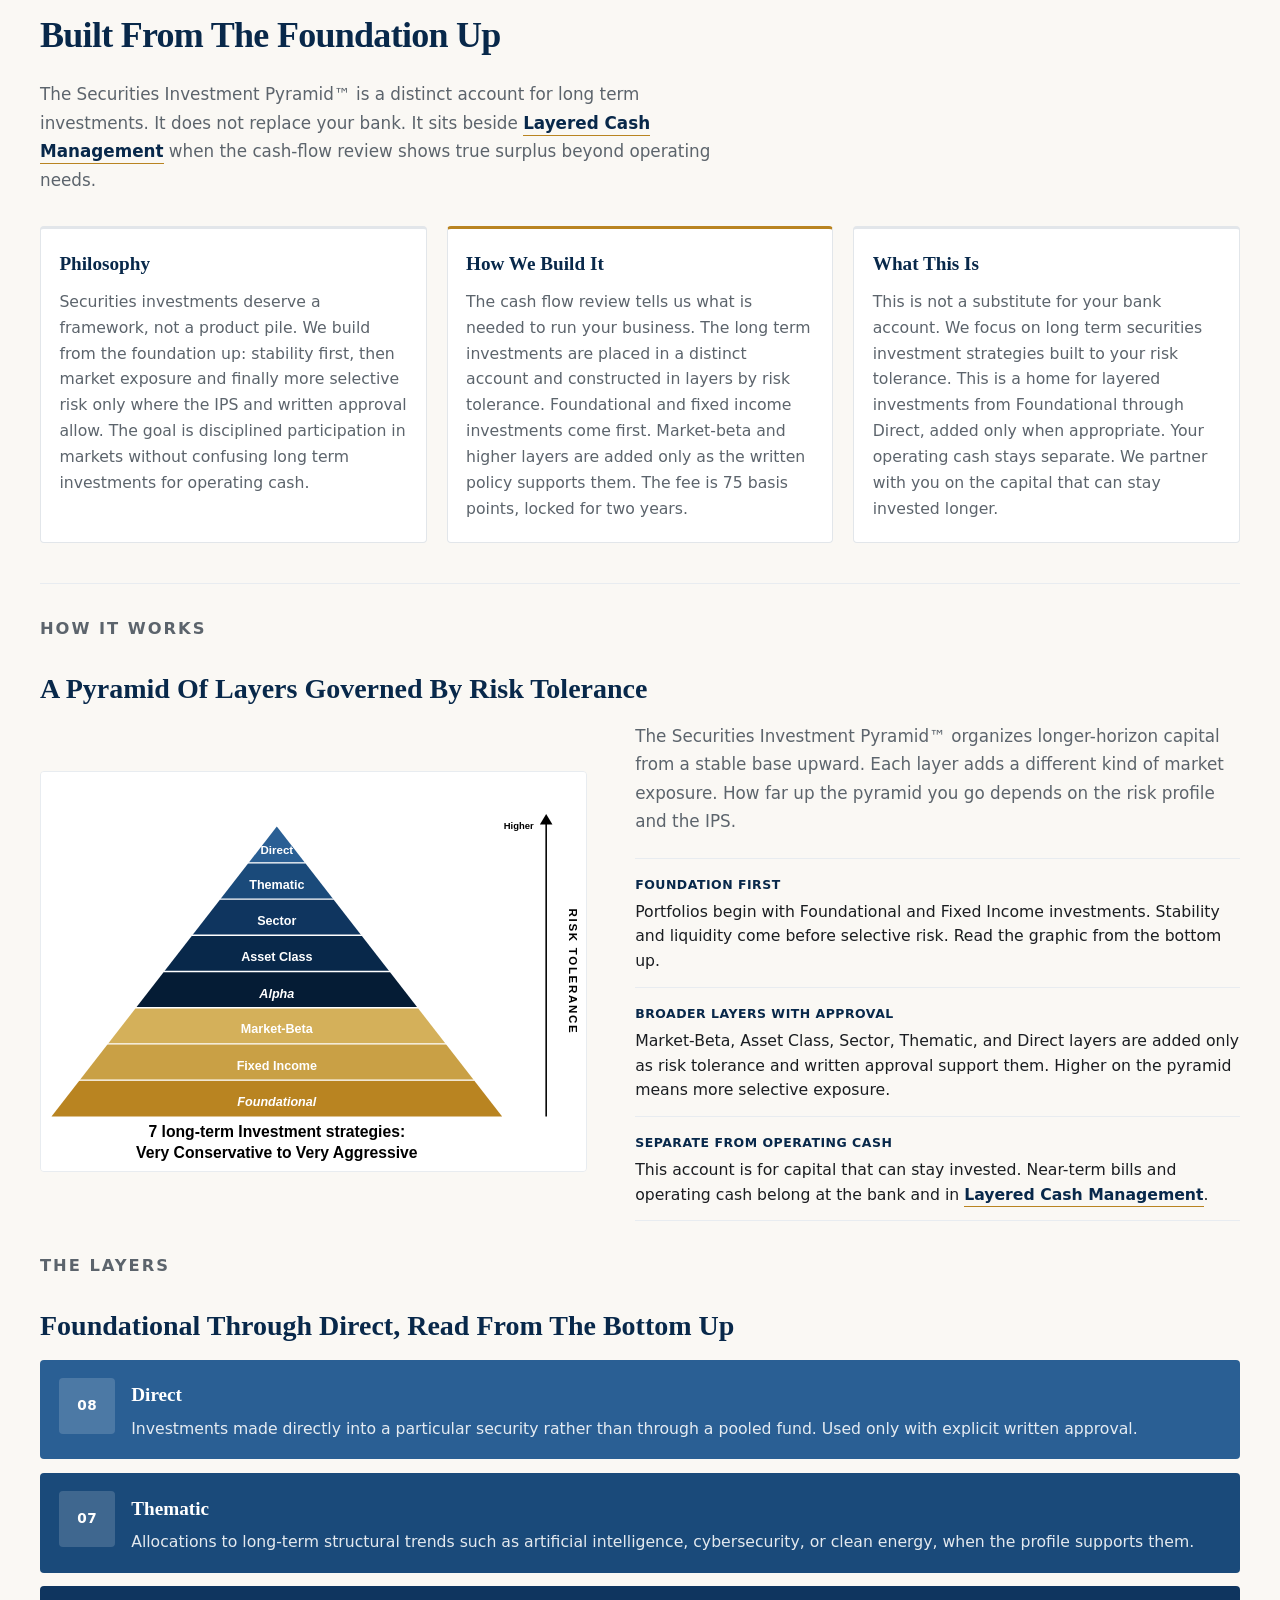
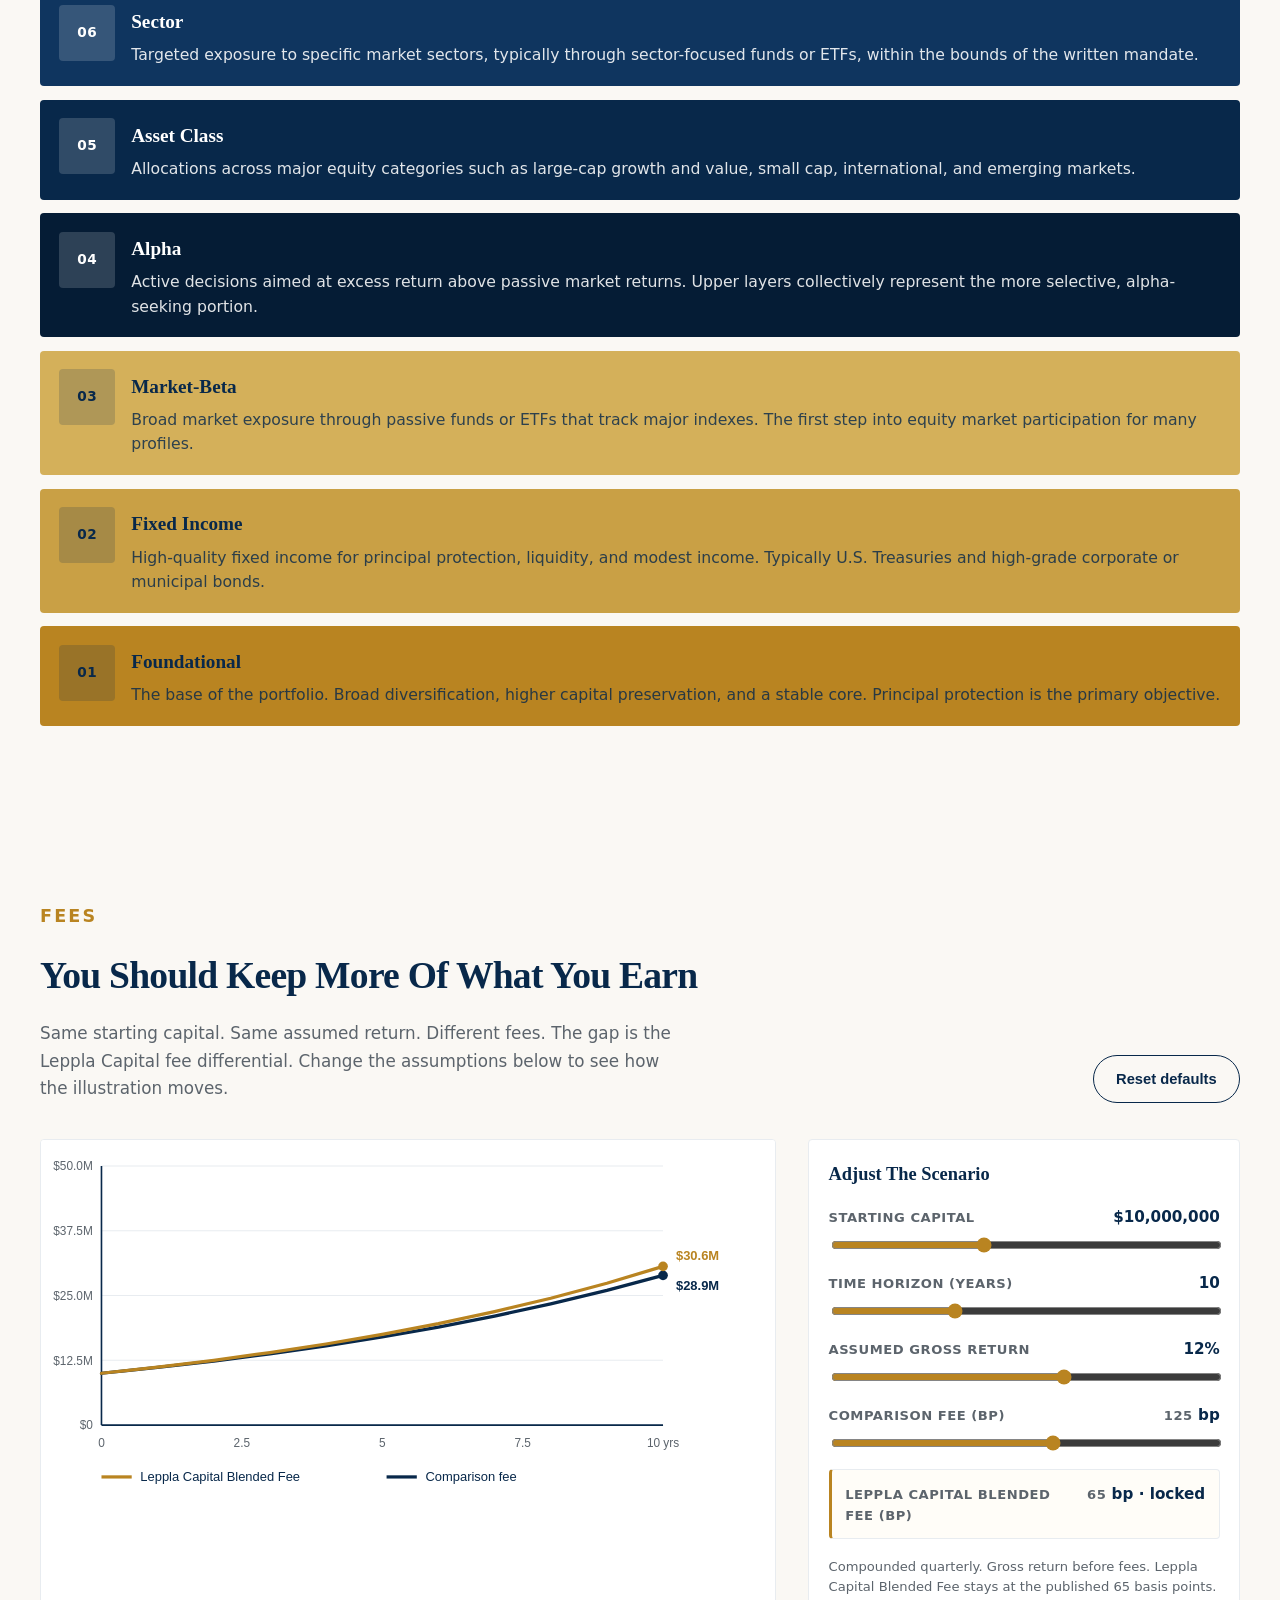
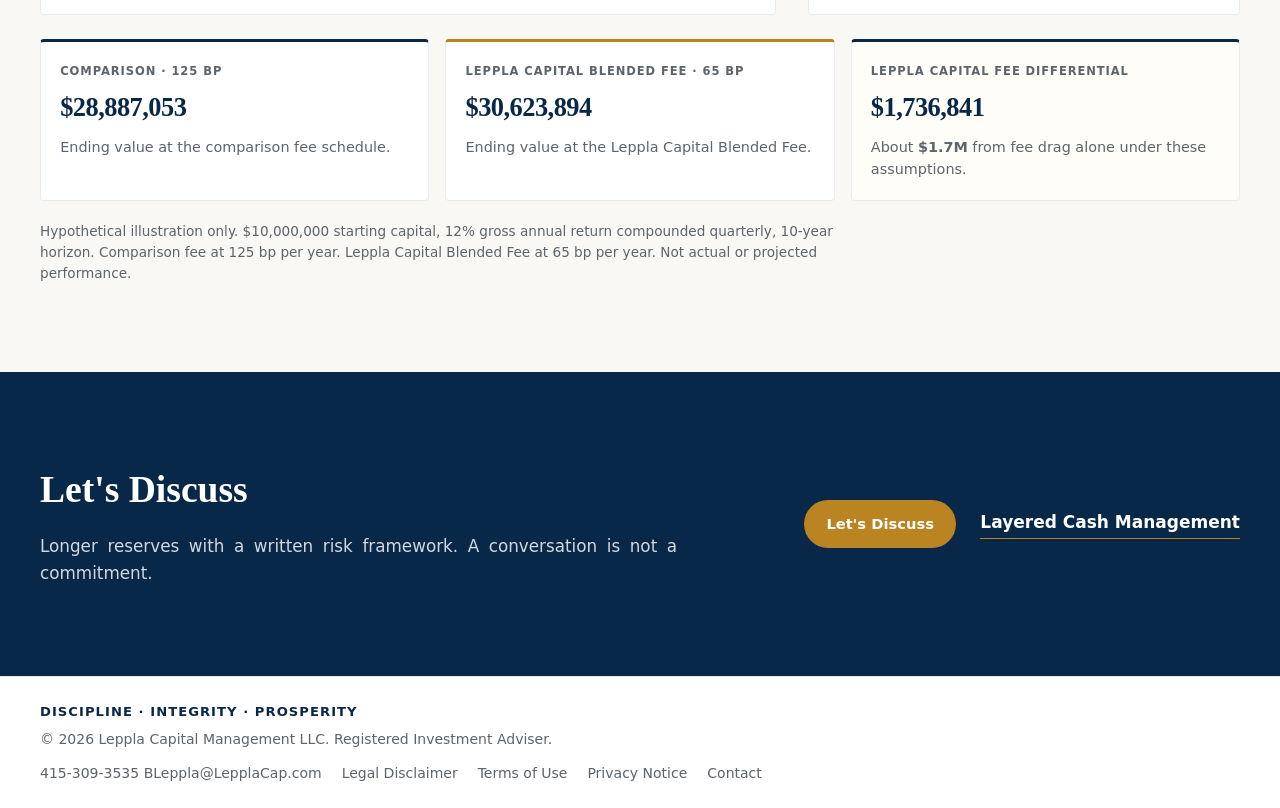
<file: securities-investment-pyramid.html>
<!DOCTYPE html>
<html lang="en">
  <head>
    <meta charset="utf-8" />
    <meta name="viewport" content="width=device-width, initial-scale=1" />
    <title>Securities Investment Pyramid™ | Leppla Capital Management</title>
    <meta
      name="description"
      content="The Securities Investment Pyramid™ for longer-horizon reserves. Built by risk tolerance and written mandate. 75 basis points, locked two years."
    />
    <link rel="stylesheet" href="css/styles.css" />
    <link rel="icon" href="assets/logo-mark.svg" type="image/svg+xml" />
  </head>
  <body>
    <a class="skip-link" href="#main">Skip to content</a>

    <header class="site-header">
      <div class="container header-inner">
        <a class="brand" href="index.html" aria-label="Leppla Capital Management home">
          <img src="assets/logo-horizontal.svg" alt="Leppla Capital Management" width="440" height="82" />
        </a>
        <button class="menu-toggle" type="button" aria-label="Toggle menu" aria-expanded="false" aria-controls="site-nav">
          <span></span><span></span><span></span>
        </button>
        <nav class="site-nav" id="site-nav" aria-label="Primary">
          <a href="about.html">About</a>
          <a href="layered-cash-management.html">Layered Cash Management</a>
          <a href="securities-investment-pyramid.html" aria-current="page">Securities Investment Pyramid™</a>
          <a href="resources.html">Resources</a>
          <a class="nav-cta" href="contact.html">Contact</a>
        </nav>
      </div>
    </header>

    <main id="main">
      <section class="page-hero page-hero-product">
        <div class="container page-hero-product-inner">
          <div class="page-hero-product-main">
            <p class="kicker">75 Basis Points · locked 2 years</p>
            <h1 class="page-hero-title-long">Securities Investment Pyramid™</h1>
            <p class="page-lede">
              After operating needs are covered, some capital can stay invested longer. This account
              is governed by risk tolerance and a written Investment Policy Statement, not by next
              month’s bills. This is your long-term securities investments where we are your partner
              in determining your investment strategies. Your needs are defined and met.
            </p>
            <div class="page-hero-product-actions">
              <a class="btn btn-primary" href="#profiles">See the seven profiles</a>
              <a class="text-link" href="contact.html">Let's Discuss</a>
            </div>
          </div>
          <aside class="page-hero-product-aside" aria-label="Product facts">
            <div class="product-fact">
              <span class="product-fact-value">75 basis points</span>
              <p>Published annual fee</p>
            </div>
            <div class="product-fact product-fact-accent">
              <span class="product-fact-value">2 years</span>
              <p>Fee locked at engagement</p>
            </div>
            <div class="product-fact">
              <span class="product-fact-value">7 profiles</span>
              <p>Risk tolerance frameworks</p>
            </div>
          </aside>
        </div>
      </section>

      <section class="section section-profiles" id="profiles">
        <div class="container">
          <div class="profiles-intro">
            <p class="kicker kicker-dark">Risk profiles</p>
            <h2>One Size Doesn’t Fit All</h2>
            <p>
              Risk tolerance and distribution needs vary by organization. More conservative profiles
              start with the base of the Securities Investment Pyramid™. As the IPS allows more
              risk, the next layers are built on top. Seven risk profiles; six blocks of the
              Securities Investment Pyramid™.
            </p>
          </div>

          <div class="risk-build">
            <div class="risk-build-axis" aria-hidden="true">
              <span>Base only</span>
              <span>Full pyramid</span>
            </div>
            <ol class="risk-build-track" aria-label="Seven profiles building the pyramid from the base up">
              <li>
                <div class="mini-pyramid">
                  <img src="assets/pyramid-profile-vc.svg" alt="" width="100" height="120" />
                </div>
                <h3>Very Conservative</h3>
                <p>Near-term needs; principal protection at the base</p>
              </li>
              <li>
                <div class="mini-pyramid">
                  <img src="assets/pyramid-profile-c.svg" alt="" width="100" height="120" />
                </div>
                <h3>Conservative</h3>
                <p>Near-term; base plus high-quality fixed income</p>
              </li>
              <li>
                <div class="mini-pyramid">
                  <img src="assets/pyramid-profile-mc.svg" alt="" width="100" height="120" />
                </div>
                <h3>Moderately Conservative</h3>
                <p>1–5 years; adds broad market exposure</p>
              </li>
              <li>
                <div class="mini-pyramid">
                  <img src="assets/pyramid-profile-b.svg" alt="" width="100" height="120" />
                </div>
                <h3>Balanced</h3>
                <p>~5–7 years; core equities with room for active decisions</p>
              </li>
              <li>
                <div class="mini-pyramid">
                  <img src="assets/pyramid-profile-ma.svg" alt="" width="100" height="120" />
                </div>
                <h3>Moderately Aggressive</h3>
                <p>5–12 years; broader asset-class exposure</p>
              </li>
              <li>
                <div class="mini-pyramid">
                  <img src="assets/pyramid-profile-a.svg" alt="" width="100" height="120" />
                </div>
                <h3>Aggressive</h3>
                <p>10–20 years; sector and thematic layers in play</p>
              </li>
              <li>
                <div class="mini-pyramid">
                  <img src="assets/pyramid-profile-va.svg" alt="" width="100" height="120" />
                </div>
                <h3>Very Aggressive</h3>
                <p>15–35 years; full pyramid, including Direct</p>
              </li>
            </ol>
          </div>

          <p class="profiles-footnote">
            Broader layers still require written approval. Full definitions:
            <a class="text-link" href="articles/risk-tolerance-institutions.html">Understanding your organization's risk profile</a>.
          </p>
        </div>
      </section>

      <section class="section section-paper" id="pyramid">
        <div class="container">
          <div class="structure-intro">
            <p class="kicker kicker-dark">The structure</p>
            <h2>Built From The Foundation Up</h2>
            <p>
              The Securities Investment Pyramid™ is a distinct account for long term investments.
              It does not replace your bank. It sits beside
              <a class="text-link" href="layered-cash-management.html">Layered Cash Management</a>
              when the cash-flow review shows true surplus beyond operating needs.
            </p>
          </div>

          <div class="invest-depth">
            <div>
              <h3>Philosophy</h3>
              <p>
                Securities investments deserve a framework, not a product pile. We build from the
                foundation up: stability first, then market exposure and finally more selective risk
                only where the IPS and written approval allow. The goal is disciplined
                participation in markets without confusing long term investments for operating cash.
              </p>
            </div>
            <div>
              <h3>How We Build It</h3>
              <p>
                The cash flow review tells us what is needed to run your business. The long term
                investments are placed in a distinct account and constructed in layers by risk
                tolerance. Foundational and fixed income investments come first. Market-beta and higher
                layers are added only as the written policy supports them. The fee is 75 basis
                points, locked for two years.
              </p>
            </div>
            <div>
              <h3>What This Is</h3>
              <p>
                This is not a substitute for your bank account. We focus on long term securities
                investment strategies built to your risk tolerance. This is a home for layered
                investments from Foundational through Direct, added only when appropriate.
                Your operating cash stays separate. We partner with you on the capital that can stay
                invested longer.
              </p>
            </div>
          </div>

          <div class="layer-walk">
            <div class="layer-walk-head">
              <p class="kicker kicker-dark">How it works</p>
              <h3>A Pyramid Of Layers Governed By Risk Tolerance</h3>
            </div>

            <div class="invest-feature invest-feature-flip">
              <div class="invest-feature-copy">
                <p>
                  The Securities Investment Pyramid™ organizes longer-horizon capital from a stable
                  base upward. Each layer adds a different kind of market exposure. How far up the
                  pyramid you go depends on the risk profile and the IPS.
                </p>
                <dl class="invest-defs invest-defs-stack">
                  <div>
                    <dt>Foundation first</dt>
                    <dd>
                      Portfolios begin with Foundational and Fixed Income investments. Stability and
                      liquidity come before selective risk. Read the graphic from the bottom up.
                    </dd>
                  </div>
                  <div>
                    <dt>Broader layers with approval</dt>
                    <dd>
                      Market-Beta, Asset Class, Sector, Thematic, and Direct layers are added only
                      as risk tolerance and written approval support them. Higher on the pyramid
                      means more selective exposure.
                    </dd>
                  </div>
                  <div>
                    <dt>Separate from operating cash</dt>
                    <dd>
                      This account is for capital that can stay invested. Near-term bills and
                      operating cash belong at the bank and in
                      <a class="text-link" href="layered-cash-management.html">Layered Cash Management</a>.
                    </dd>
                  </div>
                </dl>
              </div>
              <figure class="invest-feature-figure">
                <img
                  src="assets/compare-pyramid.svg"
                  alt="Securities Investment Pyramid from Foundational base to Direct, ordered by risk tolerance"
                  width="520"
                  height="380"
                />
              </figure>
            </div>

            <div class="layer-walk-head" style="margin-top: 2rem">
              <p class="kicker kicker-dark">The Layers</p>
              <h3>Foundational Through Direct, Read From The Bottom Up</h3>
            </div>
            <ol class="layer-list" reversed>
              <li class="layer-py-direct">
                <span class="layer-tag">08</span>
                <div>
                  <h4>Direct</h4>
                  <p>
                    Investments made directly into a particular security rather than through a pooled
                    fund. Used only with explicit written approval.
                  </p>
                </div>
              </li>
              <li class="layer-py-thematic">
                <span class="layer-tag">07</span>
                <div>
                  <h4>Thematic</h4>
                  <p>
                    Allocations to long-term structural trends such as artificial intelligence,
                    cybersecurity, or clean energy, when the profile supports them.
                  </p>
                </div>
              </li>
              <li class="layer-py-sector">
                <span class="layer-tag">06</span>
                <div>
                  <h4>Sector</h4>
                  <p>
                    Targeted exposure to specific market sectors, typically through sector-focused
                    funds or ETFs, within the bounds of the written mandate.
                  </p>
                </div>
              </li>
              <li class="layer-py-asset">
                <span class="layer-tag">05</span>
                <div>
                  <h4>Asset Class</h4>
                  <p>
                    Allocations across major equity categories such as large-cap growth and value,
                    small cap, international, and emerging markets.
                  </p>
                </div>
              </li>
              <li class="layer-py-alpha">
                <span class="layer-tag">04</span>
                <div>
                  <h4>Alpha</h4>
                  <p>
                    Active decisions aimed at excess return above passive market returns. Upper
                    layers collectively represent the more selective, alpha-seeking portion.
                  </p>
                </div>
              </li>
              <li class="layer-py-beta">
                <span class="layer-tag">03</span>
                <div>
                  <h4>Market-Beta</h4>
                  <p>
                    Broad market exposure through passive funds or ETFs that track major indexes.
                    The first step into equity market participation for many profiles.
                  </p>
                </div>
              </li>
              <li class="layer-py-fixed">
                <span class="layer-tag">02</span>
                <div>
                  <h4>Fixed Income</h4>
                  <p>
                    High-quality fixed income for principal protection, liquidity, and modest income.
                    Typically U.S. Treasuries and high-grade corporate or municipal bonds.
                  </p>
                </div>
              </li>
              <li class="layer-py-foundational">
                <span class="layer-tag">01</span>
                <div>
                  <h4>Foundational</h4>
                  <p>
                    The base of the portfolio. Broad diversification, higher capital preservation,
                    and a stable core. Principal protection is the primary objective.
                  </p>
                </div>
              </li>
            </ol>
          </div>
        </div>
      </section>

      <section class="section section-paper" id="fees">
        <div class="container" id="fee-calculator">
          <div class="fee-head">
            <div>
              <p class="kicker kicker-dark">Fees</p>
              <h2 class="fee-title">You Should Keep More Of What You Earn</h2>
              <p class="section-lede">
                Same starting capital. Same assumed return. Different fees. The gap is the Leppla
                Capital fee differential. Change the assumptions below to see how the illustration
                moves.
              </p>
            </div>
            <button class="btn btn-secondary" type="button" data-action="reset">Reset defaults</button>
          </div>

          <div class="fee-workspace">
            <figure class="fee-chart fee-chart-live">
              <svg
                id="fee-live-chart"
                viewBox="0 0 680 340"
                role="img"
                aria-label="Live chart comparing ending account value under two fee schedules"
              >
                <rect width="680" height="340" fill="#ffffff" />
                <g stroke="#e8ecf0" stroke-width="1">
                  <line data-grid x1="56" y1="24" x2="576" y2="24" />
                  <line data-grid x1="56" y1="84" x2="576" y2="84" />
                  <line data-grid x1="56" y1="144" x2="576" y2="144" />
                  <line data-grid x1="56" y1="204" x2="576" y2="204" />
                  <line data-grid x1="56" y1="264" x2="576" y2="264" />
                </g>
                <line x1="56" y1="24" x2="56" y2="264" stroke="#08284a" stroke-width="1.5" />
                <line x1="56" y1="264" x2="576" y2="264" stroke="#08284a" stroke-width="1.5" />
                <g font-family="Segoe UI, Arial, sans-serif" font-size="11" fill="#5c646c" text-anchor="end">
                  <text data-y x="48" y="28">$16M</text>
                  <text data-y x="48" y="88">$12M</text>
                  <text data-y x="48" y="148">$8M</text>
                  <text data-y x="48" y="208">$4M</text>
                  <text data-y x="48" y="268">$0</text>
                </g>
                <g font-family="Segoe UI, Arial, sans-serif" font-size="11" fill="#5c646c" text-anchor="middle">
                  <text data-x x="56" y="284">0</text>
                  <text data-x x="186" y="284">2.5</text>
                  <text data-x x="316" y="284">5</text>
                  <text data-x x="446" y="284">7.5</text>
                  <text data-x x="576" y="284">10 yrs</text>
                </g>
                <polyline
                  data-line="other"
                  fill="none"
                  stroke="#08284a"
                  stroke-width="3"
                  stroke-linejoin="round"
                  stroke-linecap="round"
                  points=""
                />
                <polyline
                  data-line="leppla"
                  fill="none"
                  stroke="#b98421"
                  stroke-width="3"
                  stroke-linejoin="round"
                  stroke-linecap="round"
                  points=""
                />
                <circle data-dot="other" cx="576" cy="58" r="4.5" fill="#08284a" />
                <circle data-dot="leppla" cx="576" cy="42" r="4.5" fill="#b98421" />
                <g font-family="Segoe UI, Arial, sans-serif" font-size="12" font-weight="700" text-anchor="start">
                  <text data-end="leppla" x="588" y="46" fill="#b98421">$14.8M</text>
                  <text data-end="other" x="588" y="62" fill="#08284a">$13.7M</text>
                </g>
                <g font-family="Segoe UI, Arial, sans-serif" font-size="12">
                  <line x1="56" y1="312" x2="84" y2="312" stroke="#b98421" stroke-width="3" />
                  <text x="92" y="316" fill="#08284a">Leppla Capital Blended Fee</text>
                  <line x1="320" y1="312" x2="348" y2="312" stroke="#08284a" stroke-width="3" />
                  <text x="356" y="316" fill="#08284a">Comparison fee</text>
                </g>
              </svg>
            </figure>

            <aside class="fee-controls" aria-label="Fee illustration assumptions">
              <h3>Adjust The Scenario</h3>
              <label class="fee-field">
                <span>Starting capital</span>
                <strong data-label="capital">$10,000,000</strong>
                <input id="fee-capital" type="range" min="500000" max="25000000" step="100000" value="10000000" />
              </label>
              <label class="fee-field">
                <span>Time horizon (years)</span>
                <strong data-label="years">10</strong>
                <input id="fee-years" type="range" min="1" max="30" step="1" value="10" />
              </label>
              <label class="fee-field">
                <span>Assumed gross return</span>
                <strong data-label="return">12%</strong>
                <input id="fee-return" type="range" min="0" max="20" step="0.5" value="12" />
              </label>
              <label class="fee-field">
                <span>Comparison fee (bp)</span>
                <strong><span data-label="other-bp">125</span> bp</strong>
                <input id="fee-other-bp" type="range" min="25" max="200" step="5" value="125" />
              </label>
              <div class="fee-field fee-field-locked">
                <span>Leppla Capital Blended Fee (bp)</span>
                <strong><span data-label="leppla-bp">65</span> bp · locked</strong>
              </div>
              <p class="fee-controls-note">
                Compounded quarterly. Gross return before fees. Leppla Capital Blended Fee stays at
                the published 65 basis points.
              </p>
            </aside>
          </div>

          <div class="fee-compare-grid">
            <div class="fee-card">
              <p class="fee-card-kicker">Comparison · <span data-label="other-bp">125</span> bp</p>
              <h3 data-out="other-end">$14,443,526</h3>
              <p class="fee-note">Ending value at the comparison fee schedule.</p>
            </div>
            <div class="fee-card fee-card-accent">
              <p class="fee-card-kicker">Leppla Capital Blended Fee · <span data-label="leppla-bp">65</span> bp</p>
              <h3 data-out="leppla-end">$15,536,884</h3>
              <p class="fee-note">Ending value at the Leppla Capital Blended Fee.</p>
            </div>
            <div class="fee-card fee-card-delta">
              <p class="fee-card-kicker">Leppla Capital Fee Differential</p>
              <h3 data-out="delta">$1,093,358</h3>
              <p class="fee-note">
                About <strong data-out="delta-strong">$1.1M</strong> from fee drag alone under these
                assumptions.
              </p>
            </div>
          </div>

          <p class="fee-disclosure" data-out="disclosure">
            Hypothetical illustration only. $10,000,000 starting capital, 12% gross annual return
            compounded quarterly, 10-year horizon. Comparison fee at 125 bp per year. Leppla Capital
            Blended Fee at 65 bp per year. Not actual or projected performance.
          </p>
        </div>
      </section>

      <section class="section section-navy">
        <div class="container about-cta-grid">
          <div>
            <h2>Let's Discuss</h2>
            <p>Longer reserves with a written risk framework. A conversation is not a commitment.</p>
          </div>
          <div class="hero-actions">
            <a class="btn btn-primary" href="contact.html">Let's Discuss</a>
            <a class="text-link" href="layered-cash-management.html">Layered Cash Management</a>
          </div>
        </div>
      </section>
    </main>

    <footer class="site-footer">
      <div class="container footer-inner">
        <div class="footer-brand-block">
          <p class="footer-tagline">Discipline · Integrity · Prosperity</p>
          <p>© 2026 Leppla Capital Management LLC. Registered Investment Adviser.</p>
        </div>
        <div class="footer-links">
          415-309-3535
          BLeppla@LepplaCap.com
          <a href="disclosures.html">Legal Disclaimer</a>
          <a href="terms-of-use.html">Terms of Use</a>
          <a href="privacy-policy.html">Privacy Notice</a>
          <a href="contact.html">Contact</a>
        </div>
      </div>
    </footer>

    <script src="js/main.js"></script>
    <script src="js/fee-calculator.js"></script>
  </body>
</html>
</file>
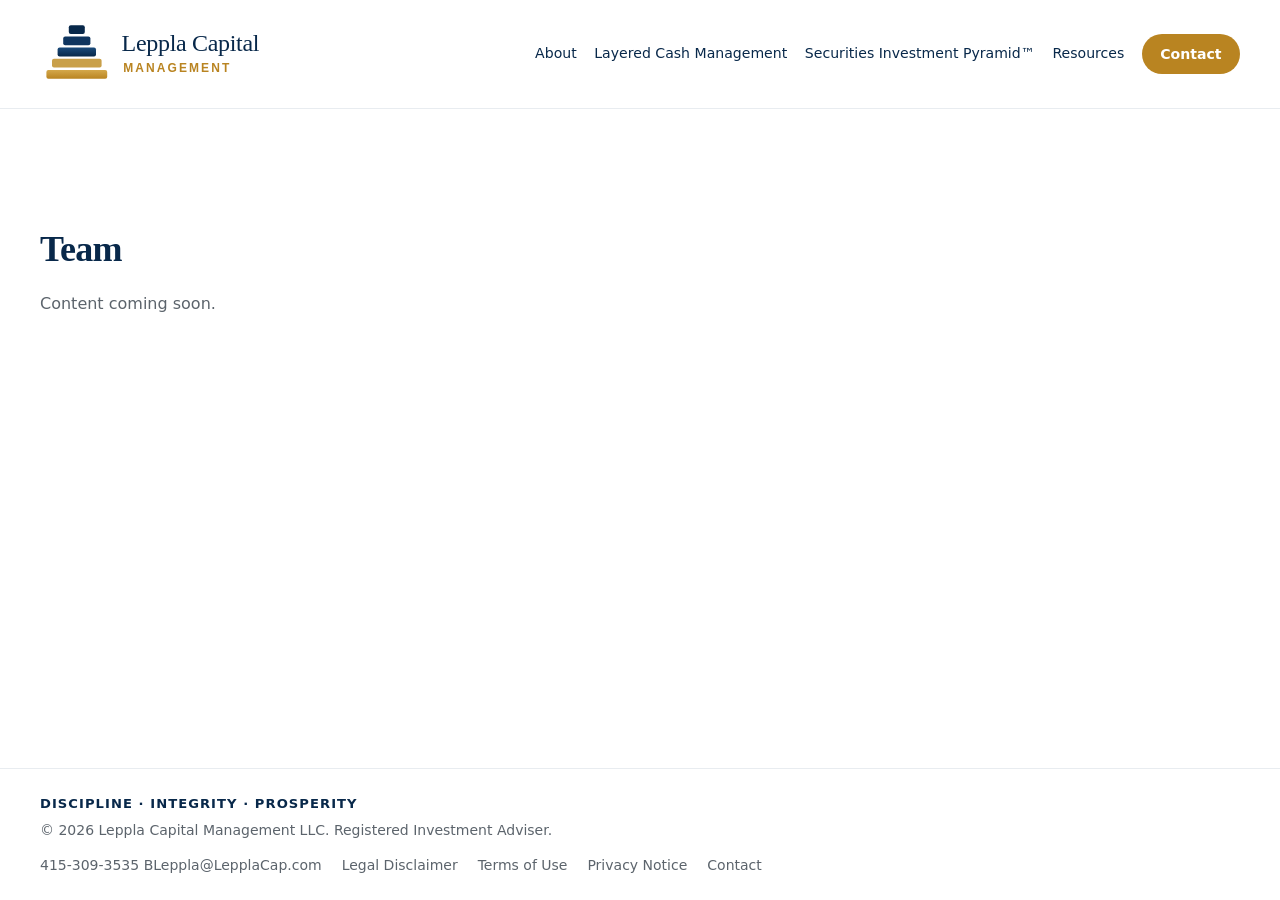
<file: team.html>
<!DOCTYPE html>
<html lang="en">
  <head>
    <meta charset="utf-8" />
    <meta name="viewport" content="width=device-width, initial-scale=1" />
    <title>Team | Leppla Capital Management</title>
    <link rel="stylesheet" href="css/styles.css" />
    <link rel="icon" href="assets/logo-mark.svg" type="image/svg+xml" />
  </head>
  <body>
    <a class="skip-link" href="#main">Skip to content</a>

    <header class="site-header">
      <div class="container header-inner">
        <a class="brand" href="index.html" aria-label="Leppla Capital Management home">
          <img src="assets/logo-horizontal.svg" alt="Leppla Capital Management" width="440" height="82" />
        </a>
        <button class="menu-toggle" type="button" aria-label="Toggle menu" aria-expanded="false" aria-controls="site-nav">
          <span></span><span></span><span></span>
        </button>
        <nav class="site-nav" id="site-nav" aria-label="Primary">
          <a href="about.html">About</a>
          <a href="layered-cash-management.html">Layered Cash Management</a>
          <a href="securities-investment-pyramid.html">Securities Investment Pyramid™</a>
          <a href="resources.html">Resources</a>
          <a class="nav-cta" href="contact.html">Contact</a>
        </nav>
      </div>
    </header>

    <main id="main">
      <section class="page-blank">
        <div class="container">
          <h1>Team</h1>
          <p class="placeholder">Content coming soon.</p>
        </div>
      </section>
    </main>

    <footer class="site-footer">
      <div class="container footer-inner">
        <div class="footer-brand-block">
          <p class="footer-tagline">Discipline · Integrity · Prosperity</p>
          <p>© 2026 Leppla Capital Management LLC. Registered Investment Adviser.</p>
        </div>
        <div class="footer-links">
          415-309-3535
          BLeppla@LepplaCap.com
          <a href="disclosures.html">Legal Disclaimer</a>
          <a href="terms-of-use.html">Terms of Use</a>
          <a href="privacy-policy.html">Privacy Notice</a>
          <a href="contact.html">Contact</a>
        </div>
      </div>
    </footer>

    <script src="js/main.js"></script>
  </body>
</html>
</file>
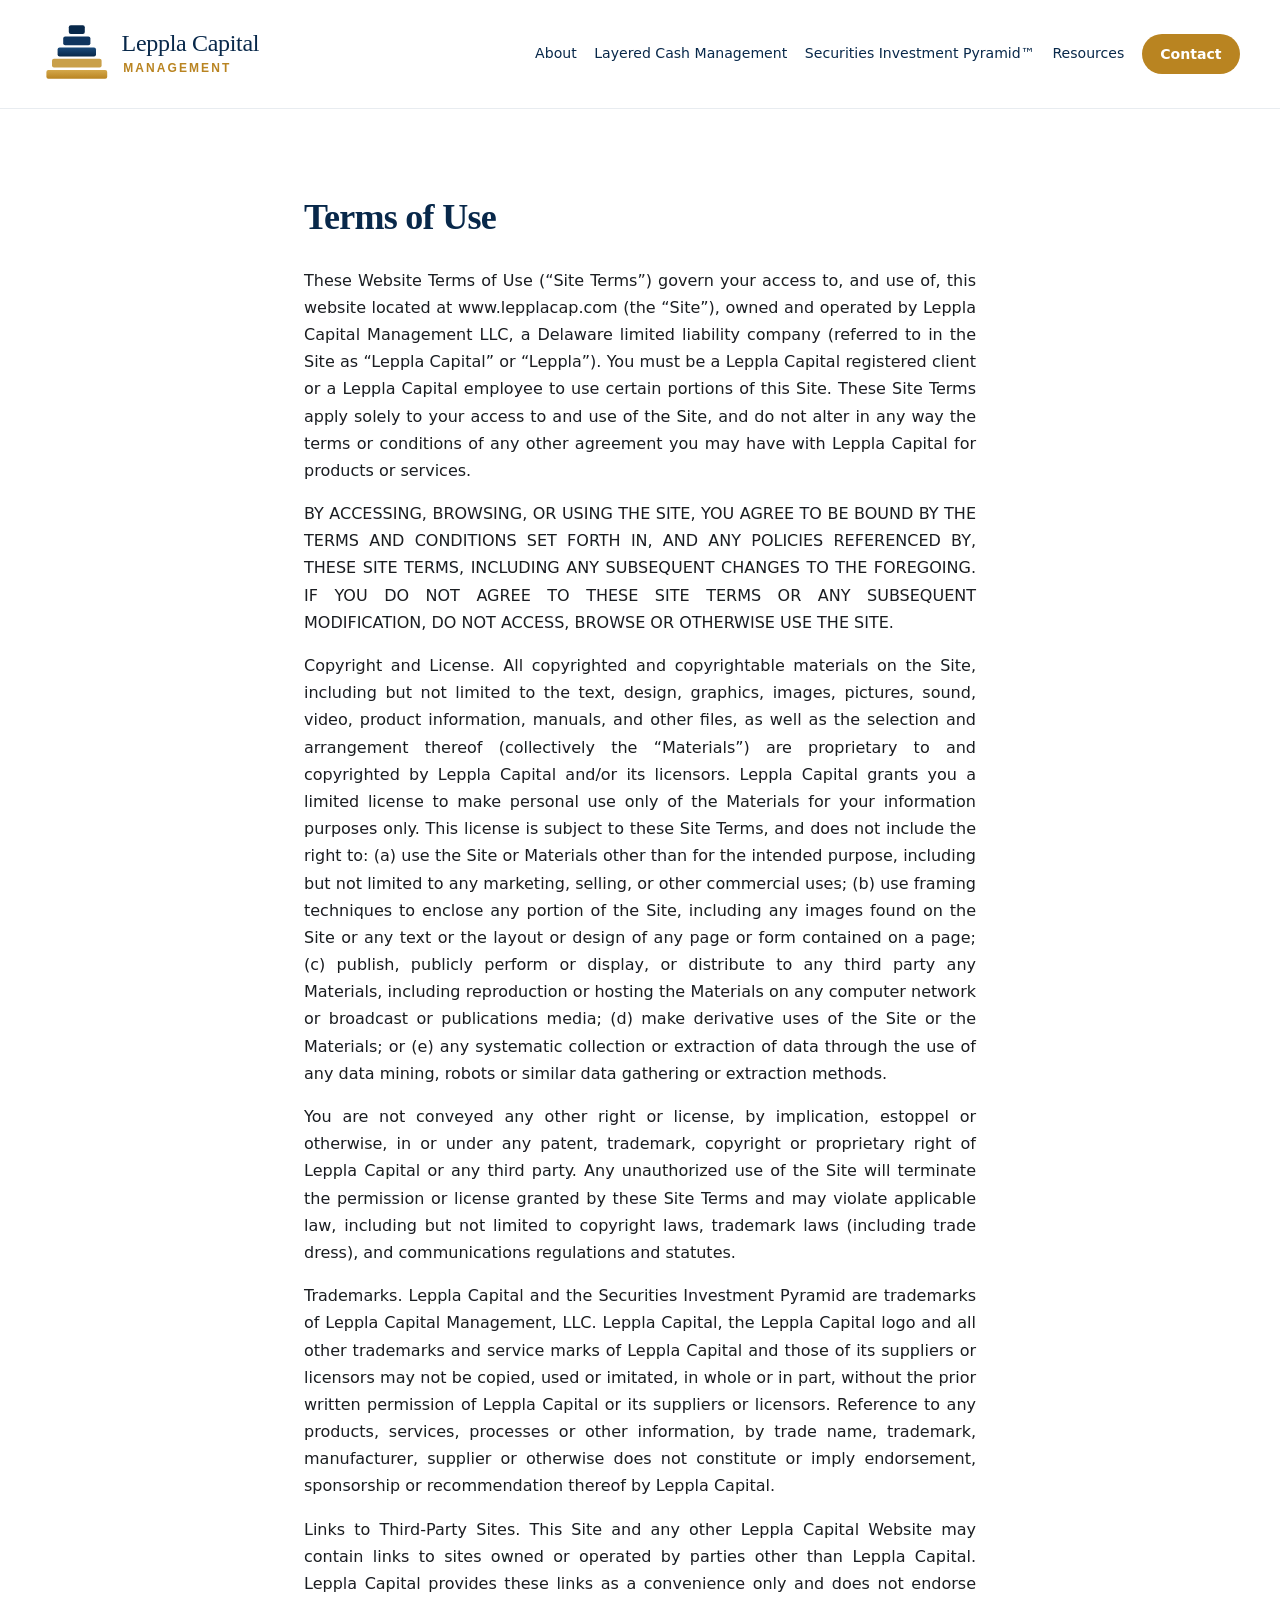
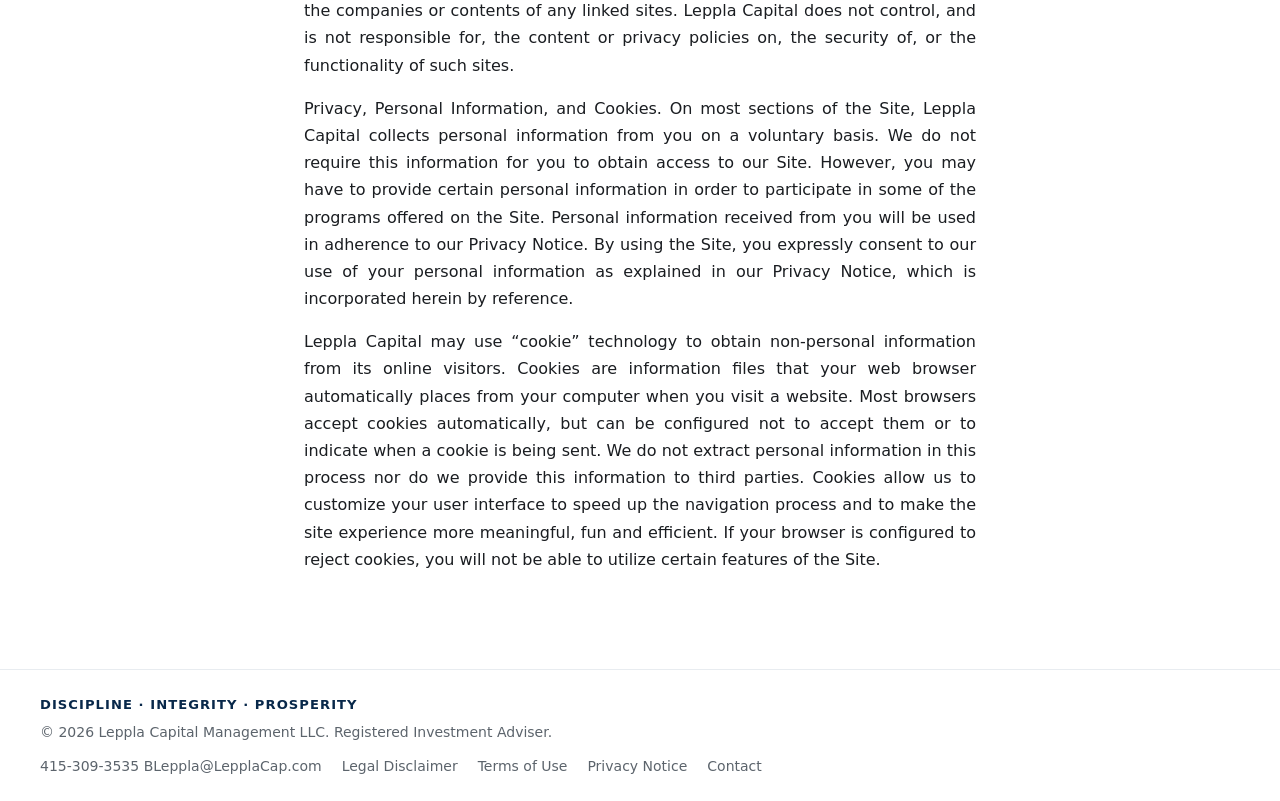
<file: terms-of-use.html>
<!DOCTYPE html>
<html lang="en">
  <head>
    <meta charset="utf-8" />
    <meta name="viewport" content="width=device-width, initial-scale=1" />
    <title>Terms of Use | Leppla Capital Management</title>
    <link rel="stylesheet" href="css/styles.css" />
    <link rel="icon" href="assets/logo-mark.svg" type="image/svg+xml" />
  </head>
  <body>
    <a class="skip-link" href="#main">Skip to content</a>

    <header class="site-header">
      <div class="container header-inner">
        <a class="brand" href="index.html" aria-label="Leppla Capital Management home">
          <img src="assets/logo-horizontal.svg" alt="Leppla Capital Management" width="440" height="82" />
        </a>
        <button class="menu-toggle" type="button" aria-label="Toggle menu" aria-expanded="false" aria-controls="site-nav">
          <span></span><span></span><span></span>
        </button>
        <nav class="site-nav" id="site-nav" aria-label="Primary">
          <a href="about.html">About</a>
          <a href="layered-cash-management.html">Layered Cash Management</a>
          <a href="securities-investment-pyramid.html">Securities Investment Pyramid™</a>
          <a href="resources.html">Resources</a>
          <a class="nav-cta" href="contact.html">Contact</a>
        </nav>
      </div>
    </header>

    <main id="main">
      <section class="legal-page">
        <div class="container legal-prose legal-prose-justified">
          <h1>Terms of Use</h1>
          <p>
            These Website Terms of Use (“Site Terms”) govern your access to, and use of, this
            website located at www.lepplacap.com (the “Site”), owned and operated by Leppla Capital
            Management LLC, a Delaware limited liability company (referred to in the Site as
            “Leppla Capital” or “Leppla”). You must be a Leppla Capital registered client or a
            Leppla Capital employee to use certain portions of this Site. These Site Terms apply
            solely to your access to and use of the Site, and do not alter in any way the terms or
            conditions of any other agreement you may have with Leppla Capital for products or
            services.
          </p>
          <p>
            BY ACCESSING, BROWSING, OR USING THE SITE, YOU AGREE TO BE BOUND BY THE TERMS AND
              CONDITIONS SET FORTH IN, AND ANY POLICIES REFERENCED BY, THESE SITE TERMS, INCLUDING
              ANY SUBSEQUENT CHANGES TO THE FOREGOING. IF YOU DO NOT AGREE TO THESE SITE TERMS OR
              ANY SUBSEQUENT MODIFICATION, DO NOT ACCESS, BROWSE OR OTHERWISE USE THE SITE.
          </p>
          <p>
            Copyright and License. All copyrighted and copyrightable materials on
            the Site, including but not limited to the text, design, graphics, images, pictures,
            sound, video, product information, manuals, and other files, as well as the selection
            and arrangement thereof (collectively the “Materials”) are proprietary to and
            copyrighted by Leppla Capital and/or its licensors. Leppla Capital grants you a limited
            license to make personal use only of the Materials for your information purposes only.
            This license is subject to these Site Terms, and does not include the right to: (a) use
            the Site or Materials other than for the intended purpose, including but not limited to
            any marketing, selling, or other commercial uses; (b) use framing techniques to enclose
            any portion of the Site, including any images found on the Site or any text or the
            layout or design of any page or form contained on a page; (c) publish, publicly perform
            or display, or distribute to any third party any Materials, including reproduction or
            hosting the Materials on any computer network or broadcast or publications media; (d)
            make derivative uses of the Site or the Materials; or (e) any systematic collection or
            extraction of data through the use of any data mining, robots or similar data gathering
            or extraction methods.
          </p>
          <p>
            You are not conveyed any other right or license, by implication, estoppel or otherwise,
            in or under any patent, trademark, copyright or proprietary right of Leppla Capital or
            any third party. Any unauthorized use of the Site will terminate the permission or
            license granted by these Site Terms and may violate applicable law, including but not
            limited to copyright laws, trademark laws (including trade dress), and communications
            regulations and statutes.
          </p>
          <p>
            Trademarks. Leppla Capital and the Securities Investment Pyramid are trademarks of
            Leppla Capital Management, LLC. Leppla Capital, the Leppla Capital logo and all other trademarks and
            service marks of Leppla Capital and those of its suppliers or licensors may not be
            copied, used or imitated, in whole or in part, without the prior written permission of
            Leppla Capital or its suppliers or licensors. Reference to any products, services,
            processes or other information, by trade name, trademark, manufacturer, supplier or
            otherwise does not constitute or imply endorsement, sponsorship or recommendation
            thereof by Leppla Capital.
          </p>
          <p>
            Links to Third-Party Sites. This Site and any other Leppla Capital
            Website may contain links to sites owned or operated by parties other than Leppla
            Capital. Leppla Capital provides these links as a convenience only and does not endorse
            the companies or contents of any linked sites. Leppla Capital does not control, and is
            not responsible for, the content or privacy policies on, the security of, or the
            functionality of such sites.
          </p>
          <p>
            Privacy, Personal Information, and Cookies. On most sections of the
            Site, Leppla Capital collects personal information from you on a voluntary basis. We do
            not require this information for you to obtain access to our Site. However, you may have
            to provide certain personal information in order to participate in some of the programs
            offered on the Site. Personal information received from you will be used in adherence to
            our <a href="privacy-policy.html">Privacy Notice</a>. By using the Site, you expressly
            consent to our use of your personal information as explained in our Privacy Notice,
            which is incorporated herein by reference.
          </p>
          <p>
            Leppla Capital may use “cookie” technology to obtain non-personal information from its
            online visitors. Cookies are information files that your web browser automatically
            places from your computer when you visit a website. Most browsers accept cookies
            automatically, but can be configured not to accept them or to indicate when a cookie is
            being sent. We do not extract personal information in this process nor do we provide
            this information to third parties. Cookies allow us to customize your user interface to
            speed up the navigation process and to make the site experience more meaningful, fun and
            efficient. If your browser is configured to reject cookies, you will not be able to
            utilize certain features of the Site.
          </p>
        </div>
      </section>
    </main>

    <footer class="site-footer">
      <div class="container footer-inner">
        <div class="footer-brand-block">
          <p class="footer-tagline">Discipline · Integrity · Prosperity</p>
          <p>© 2026 Leppla Capital Management LLC. Registered Investment Adviser.</p>
        </div>
        <div class="footer-links">
          415-309-3535
          BLeppla@LepplaCap.com
          <a href="disclosures.html">Legal Disclaimer</a>
          <a href="terms-of-use.html">Terms of Use</a>
          <a href="privacy-policy.html">Privacy Notice</a>
          <a href="contact.html">Contact</a>
        </div>
      </div>
    </footer>

    <script src="js/main.js"></script>
  </body>
</html>
</file>
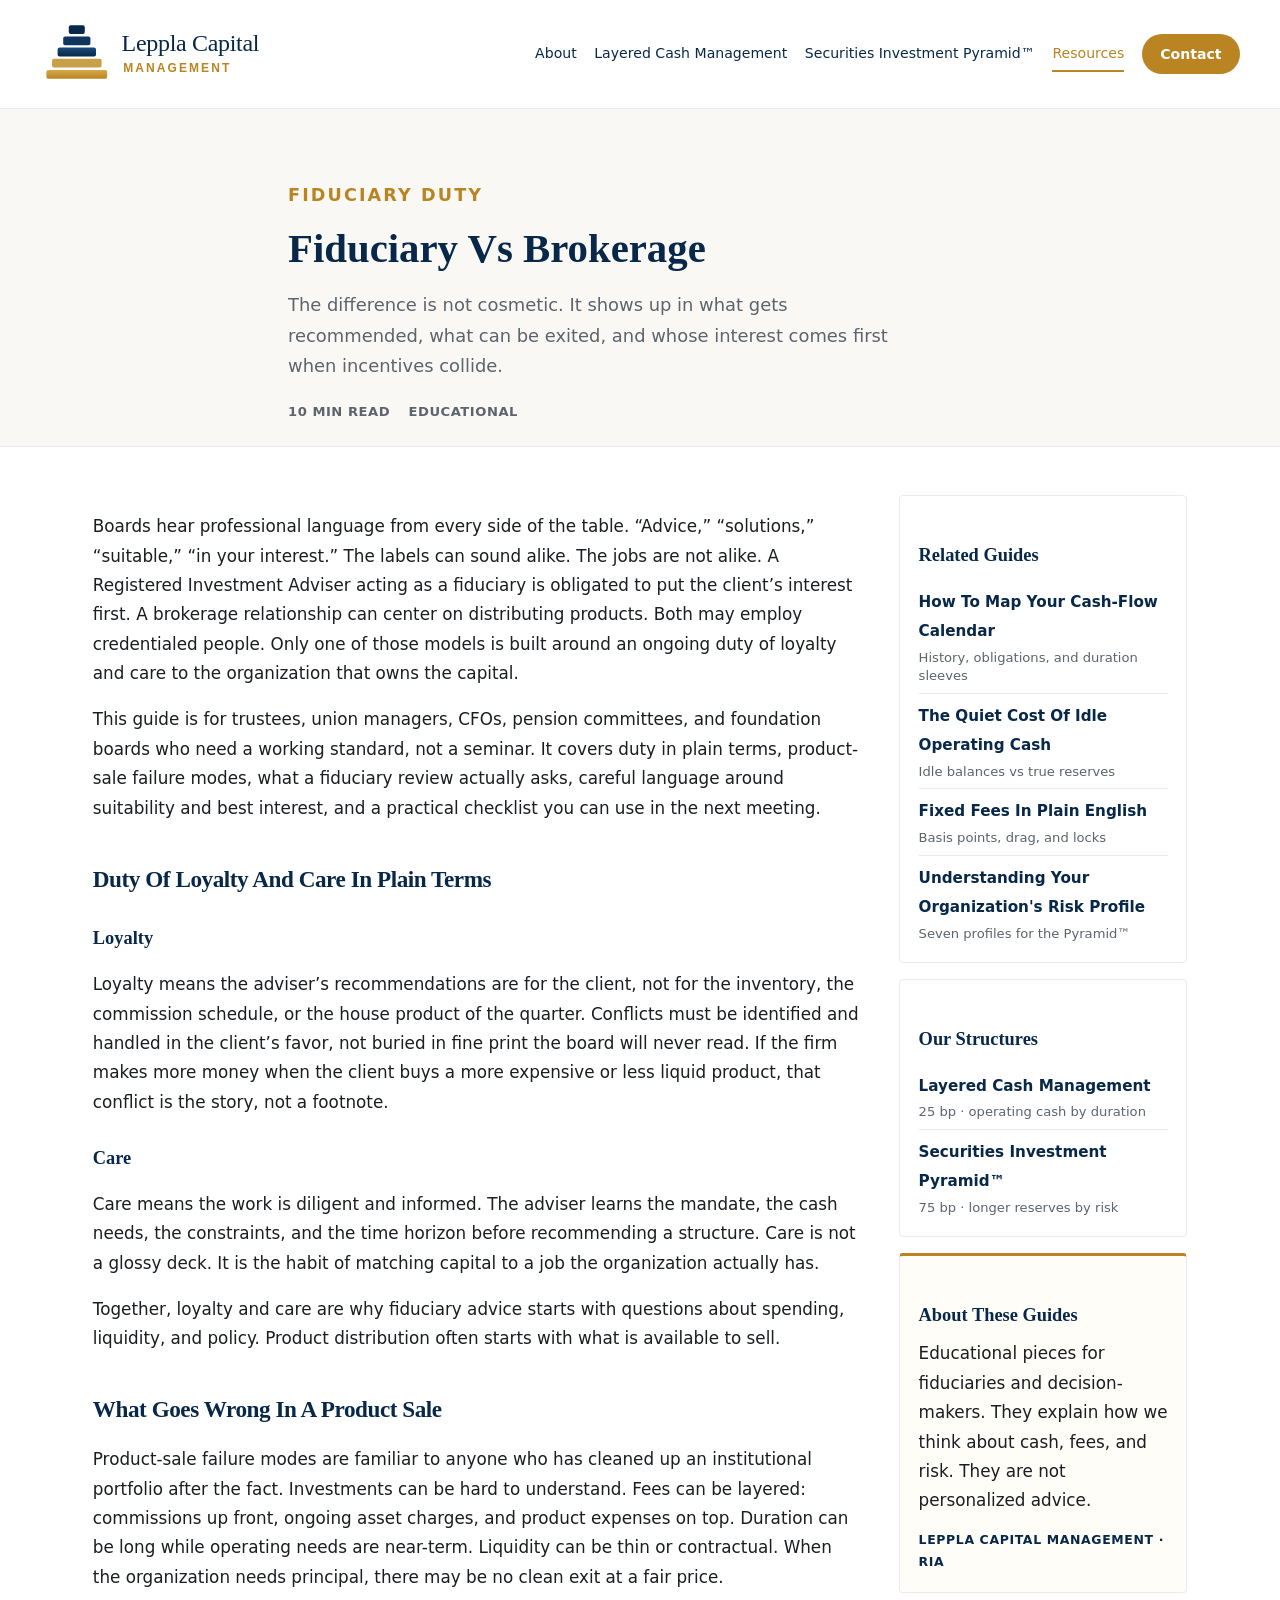
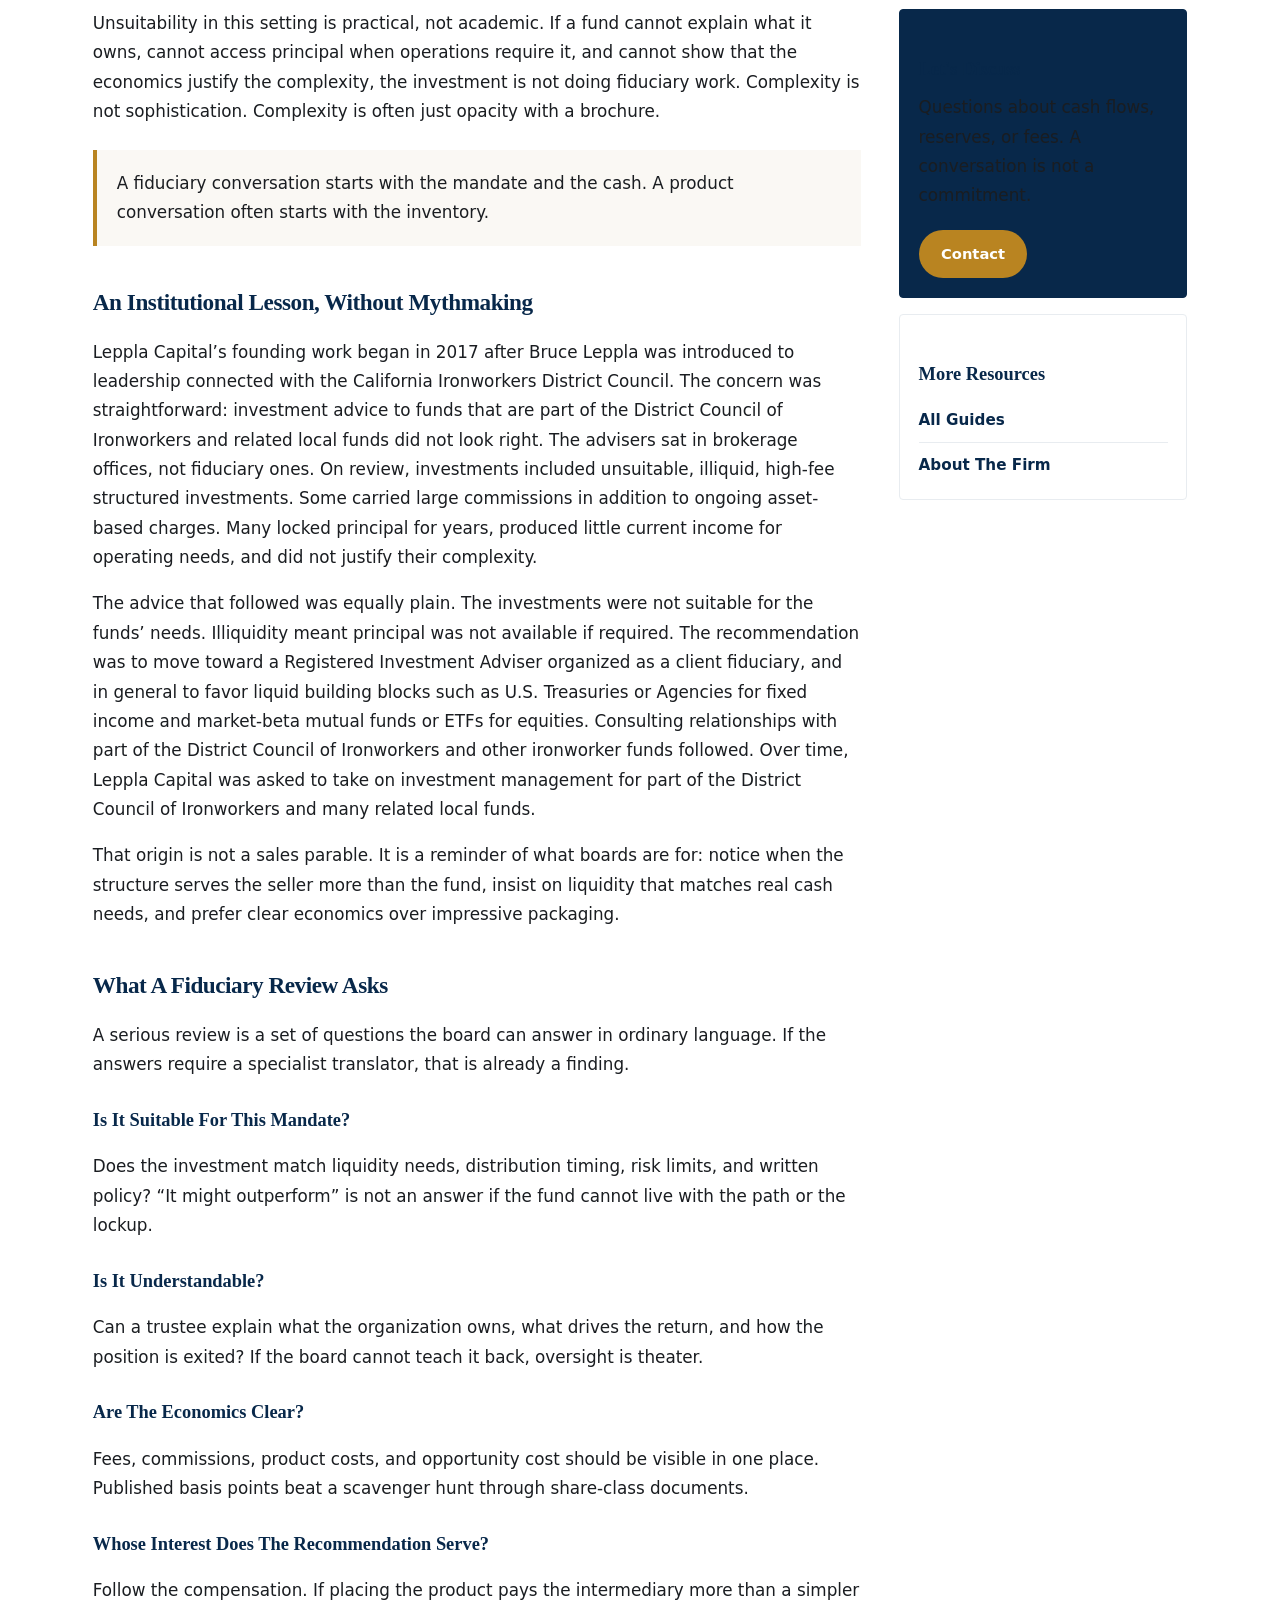
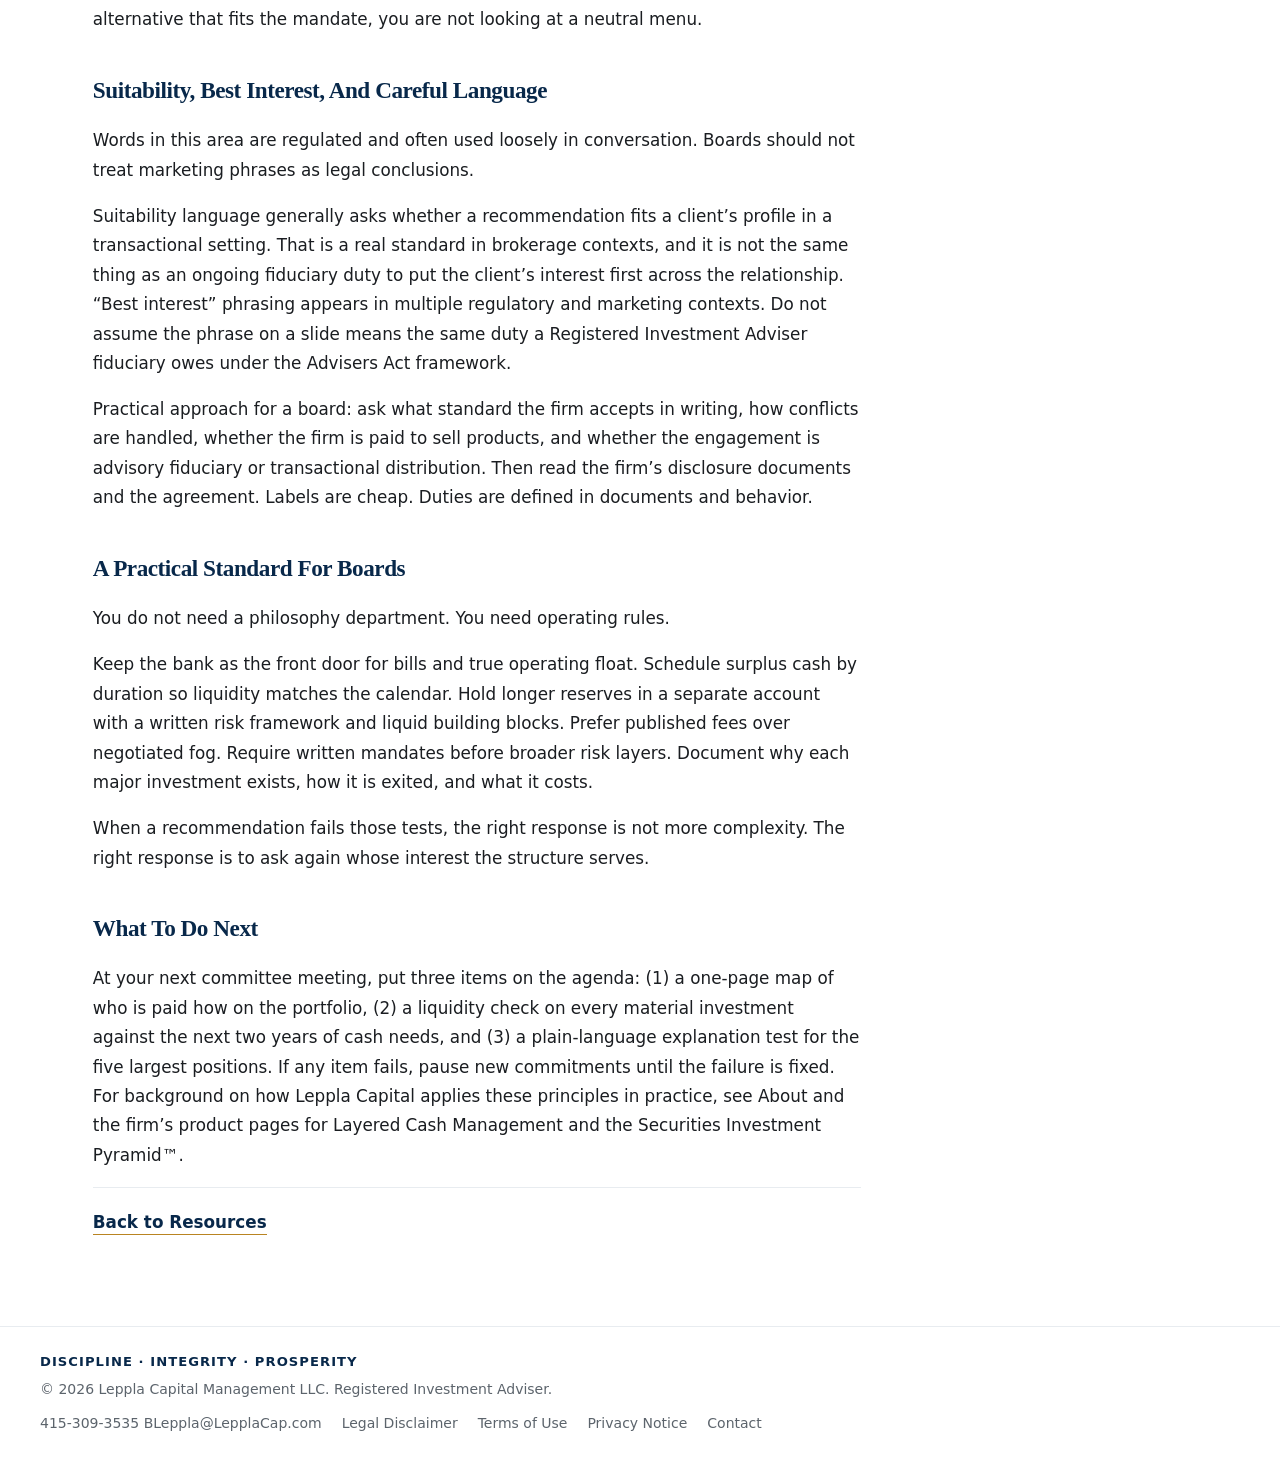
<file: articles/fiduciary-vs-brokerage.html>
<!DOCTYPE html>
<html lang="en">
  <head>
    <meta charset="utf-8" />
    <meta name="viewport" content="width=device-width, initial-scale=1" />
    <title>Fiduciary Vs Brokerage | Leppla Capital</title>
    <meta
      name="description"
      content="Duty of loyalty and care in plain English, product-sale failure modes, and a practical fiduciary standard for boards and plan sponsors."
    />
    <link rel="stylesheet" href="../css/styles.css" />
    <link rel="icon" href="../assets/logo-mark.svg" type="image/svg+xml" />
  </head>
  <body>
    <a class="skip-link" href="#main">Skip to content</a>
    <header class="site-header">
      <div class="container header-inner">
        <a class="brand" href="../index.html" aria-label="Leppla Capital Management home">
          <img src="../assets/logo-horizontal.svg" alt="Leppla Capital Management" width="440" height="82" />
        </a>
        <button class="menu-toggle" type="button" aria-label="Toggle menu" aria-expanded="false" aria-controls="site-nav">
          <span></span><span></span><span></span>
        </button>
        <nav class="site-nav" id="site-nav" aria-label="Primary">
          <a href="../about.html">About</a>
          <a href="../layered-cash-management.html">Layered Cash Management</a>
          <a href="../securities-investment-pyramid.html">Securities Investment Pyramid™</a>
          <a href="../resources.html" aria-current="page">Resources</a>
          <a class="nav-cta" href="../contact.html">Contact</a>
        </nav>
      </div>
    </header>

    <main id="main">
      <header class="article-hero">
        <div class="container">
          <p class="kicker kicker-dark">Fiduciary Duty</p>
          <h1>Fiduciary Vs Brokerage</h1>
          <p class="page-lede">
            The difference is not cosmetic. It shows up in what gets recommended, what can be exited,
            and whose interest comes first when incentives collide.
          </p>
          <p class="article-meta"><span>10 min read</span><span>Educational</span></p>
        </div>
      </header>

      <section class="article-body">
        <div class="container blog-layout">
          <article class="blog-main article-prose">
          <p>
            Boards hear professional language from every side of the table. “Advice,” “solutions,”
            “suitable,” “in your interest.” The labels can sound alike. The jobs are not alike. A
            Registered Investment Adviser acting as a fiduciary is obligated to put the client’s
            interest first. A brokerage relationship can center on distributing products. Both may
            employ credentialed people. Only one of those models is built around an ongoing duty of
            loyalty and care to the organization that owns the capital.
          </p>
          <p>
            This guide is for trustees, union managers, CFOs, pension committees, and foundation
            boards who need a working standard, not a seminar. It covers duty in plain terms,
            product-sale failure modes, what a fiduciary review actually asks, careful language around
            suitability and best interest, and a practical checklist you can use in the next meeting.
          </p>

          <h2>Duty Of Loyalty And Care In Plain Terms</h2>
          <h3>Loyalty</h3>
          <p>
            Loyalty means the adviser’s recommendations are for the client, not for the inventory,
            the commission schedule, or the house product of the quarter. Conflicts must be
            identified and handled in the client’s favor, not buried in fine print the board will
            never read. If the firm makes more money when the client buys a more expensive or less
            liquid product, that conflict is the story, not a footnote.
          </p>
          <h3>Care</h3>
          <p>
            Care means the work is diligent and informed. The adviser learns the mandate, the cash
            needs, the constraints, and the time horizon before recommending a structure. Care is not
            a glossy deck. It is the habit of matching capital to a job the organization actually has.
          </p>
          <p>
            Together, loyalty and care are why fiduciary advice starts with questions about spending,
            liquidity, and policy. Product distribution often starts with what is available to sell.
          </p>

          <h2>What Goes Wrong In A Product Sale</h2>
          <p>
            Product-sale failure modes are familiar to anyone who has cleaned up an institutional
            portfolio after the fact. Investments can be hard to understand. Fees can be layered:
            commissions up front, ongoing asset charges, and product expenses on top. Duration can be
            long while operating needs are near-term. Liquidity can be thin or contractual. When the
            organization needs principal, there may be no clean exit at a fair price.
          </p>
          <p>
            Unsuitability in this setting is practical, not academic. If a fund cannot explain what it
            owns, cannot access principal when operations require it, and cannot show that the
            economics justify the complexity, the investment is not doing fiduciary work. Complexity is
            not sophistication. Complexity is often just opacity with a brochure.
          </p>
          <div class="callout">
            <p>
              A fiduciary conversation starts with the mandate and the cash. A product conversation
              often starts with the inventory.
            </p>
          </div>

          <h2>An Institutional Lesson, Without Mythmaking</h2>
          <p>
            Leppla Capital’s founding work began in 2017 after Bruce Leppla was introduced to
            leadership connected with the California Ironworkers District Council. The concern was
            straightforward: investment advice to funds that are part of the District Council of
            Ironworkers and related local funds did not look right. The advisers sat in brokerage offices, not fiduciary ones. On review, investments
            included unsuitable, illiquid, high-fee structured investments. Some carried large
            commissions in addition to ongoing asset-based charges. Many locked principal for years,
            produced little current income for operating needs, and did not justify their complexity.
          </p>
          <p>
            The advice that followed was equally plain. The investments were not suitable for the funds’
            needs. Illiquidity meant principal was not available if required. The recommendation was
            to move toward a Registered Investment Adviser organized as a client fiduciary, and in
            general to favor liquid building blocks such as U.S. Treasuries or Agencies for fixed
            income and market-beta mutual funds or ETFs for equities. Consulting relationships with
            part of the District Council of Ironworkers and other ironworker funds followed. Over
            time, Leppla Capital was asked to take on investment management for part of the District
            Council of Ironworkers and many related local funds.
          </p>
          <p>
            That origin is not a sales parable. It is a reminder of what boards are for: notice when
            the structure serves the seller more than the fund, insist on liquidity that matches real
            cash needs, and prefer clear economics over impressive packaging.
          </p>

          <h2>What A Fiduciary Review Asks</h2>
          <p>
            A serious review is a set of questions the board can answer in ordinary language. If the
            answers require a specialist translator, that is already a finding.
          </p>
          <h3>Is It Suitable For This Mandate?</h3>
          <p>
            Does the investment match liquidity needs, distribution timing, risk limits, and written
            policy? “It might outperform” is not an answer if the fund cannot live with the path or
            the lockup.
          </p>
          <h3>Is It Understandable?</h3>
          <p>
            Can a trustee explain what the organization owns, what drives the return, and how the
            position is exited? If the board cannot teach it back, oversight is theater.
          </p>
          <h3>Are The Economics Clear?</h3>
          <p>
            Fees, commissions, product costs, and opportunity cost should be visible in one place.
            Published basis points beat a scavenger hunt through share-class documents.
          </p>
          <h3>Whose Interest Does The Recommendation Serve?</h3>
          <p>
            Follow the compensation. If placing the product pays the intermediary more than a simpler
            alternative that fits the mandate, you are not looking at a neutral menu.
          </p>

          <h2>Suitability, Best Interest, And Careful Language</h2>
          <p>
            Words in this area are regulated and often used loosely in conversation. Boards should
            not treat marketing phrases as legal conclusions.
          </p>
          <p>
            Suitability language generally asks whether a recommendation fits a client’s profile in a
            transactional setting. That is a real standard in brokerage contexts, and it is not the
            same thing as an ongoing fiduciary duty to put the client’s interest first across the
            relationship. “Best interest” phrasing appears in multiple regulatory and marketing
            contexts. Do not assume the phrase on a slide means the same duty a Registered Investment
            Adviser fiduciary owes under the Advisers Act framework.
          </p>
          <p>
            Practical approach for a board: ask what standard the firm accepts in writing, how
            conflicts are handled, whether the firm is paid to sell products, and whether the
            engagement is advisory fiduciary or transactional distribution. Then read the firm’s
            disclosure documents and the agreement. Labels are cheap. Duties are defined in documents
            and behavior.
          </p>

          <h2>A Practical Standard For Boards</h2>
          <p>
            You do not need a philosophy department. You need operating rules.
          </p>
          <p>
            Keep the bank as the front door for bills and true operating float. Schedule surplus cash
            by duration so liquidity matches the calendar. Hold longer reserves in a separate account
            with a written risk framework and liquid building blocks. Prefer published fees over
            negotiated fog. Require written mandates before broader risk layers. Document why each
            major investment exists, how it is exited, and what it costs.
          </p>
          <p>
            When a recommendation fails those tests, the right response is not more complexity. The
            right response is to ask again whose interest the structure serves.
          </p>

          <h2>What To Do Next</h2>
          <p>
            At your next committee meeting, put three items on the agenda: (1) a one-page map of who
            is paid how on the portfolio, (2) a liquidity check on every material investment against the
            next two years of cash needs, and (3) a plain-language explanation test for the five
            largest positions. If any item fails, pause new commitments until the failure is fixed.
            For background on how Leppla Capital applies these principles in practice, see
            <a href="../about.html">About</a> and the firm’s product pages for
            <a href="../layered-cash-management.html">Layered Cash Management</a> and the
            <a href="../securities-investment-pyramid.html">Securities Investment Pyramid™</a>.
          </p>
          <p class="article-back"><a class="text-link" href="../resources.html">Back to Resources</a></p>
          </article>
          <aside class="blog-sidebar" aria-label="Article sidebar">
            <div class="sidebar-card">
              <h3>Related Guides</h3>
              <ul class="sidebar-links">
                <li>
                  <a href="mapping-cash-flow-calendar.html">How To Map Your Cash-Flow Calendar</a>
                  <span>History, obligations, and duration sleeves</span>
                </li>
                <li>
                  <a href="idle-cash-opportunity-cost.html">The Quiet Cost Of Idle Operating Cash</a>
                  <span>Idle balances vs true reserves</span>
                </li>
                <li>
                  <a href="fixed-fees-plain-english.html">Fixed Fees In Plain English</a>
                  <span>Basis points, drag, and locks</span>
                </li>
                <li>
                  <a href="risk-tolerance-institutions.html">Understanding Your Organization's Risk Profile</a>
                  <span>Seven profiles for the Pyramid™</span>
                </li>
              </ul>
            </div>
            <div class="sidebar-card">
              <h3>Our Structures</h3>
              <ul class="sidebar-links">
                <li>
                  <a href="../layered-cash-management.html">Layered Cash Management</a>
                  <span>25 bp · operating cash by duration</span>
                </li>
                <li>
                  <a href="../securities-investment-pyramid.html">Securities Investment Pyramid™</a>
                  <span>75 bp · longer reserves by risk</span>
                </li>
              </ul>
            </div>
            <div class="sidebar-card sidebar-card-accent">
              <h3>About These Guides</h3>
              <p>Educational pieces for fiduciaries and decision-makers. They explain how we think about cash, fees, and risk. They are not personalized advice.</p>
              <p class="sidebar-firm">Leppla Capital Management · RIA</p>
            </div>
            <div class="sidebar-card sidebar-cta">
              <h3>Let's Discuss</h3>
              <p>Questions about cash flows, reserves, or fees. A conversation is not a commitment.</p>
              <a class="btn btn-primary" href="../contact.html">Contact</a>
            </div>
            <div class="sidebar-card">
              <h3>More Resources</h3>
              <ul class="sidebar-links">
                <li><a href="../resources.html">All Guides</a></li>
                <li><a href="../about.html">About The Firm</a></li>
              </ul>
            </div>
          </aside>
        </div>
      </section>
    </main>

    <footer class="site-footer">
      <div class="container footer-inner">
        <div class="footer-brand-block">
          <p class="footer-tagline">Discipline · Integrity · Prosperity</p>
          <p>© 2026 Leppla Capital Management LLC. Registered Investment Adviser.</p>
        </div>
        <div class="footer-links">
          415-309-3535
          BLeppla@LepplaCap.com
          <a href="../disclosures.html">Legal Disclaimer</a>
          <a href="../terms-of-use.html">Terms of Use</a>
          <a href="../privacy-policy.html">Privacy Notice</a>
          <a href="../contact.html">Contact</a>
        </div>
      </div>
    </footer>
    <script src="../js/main.js"></script>
  </body>
</html>
</file>
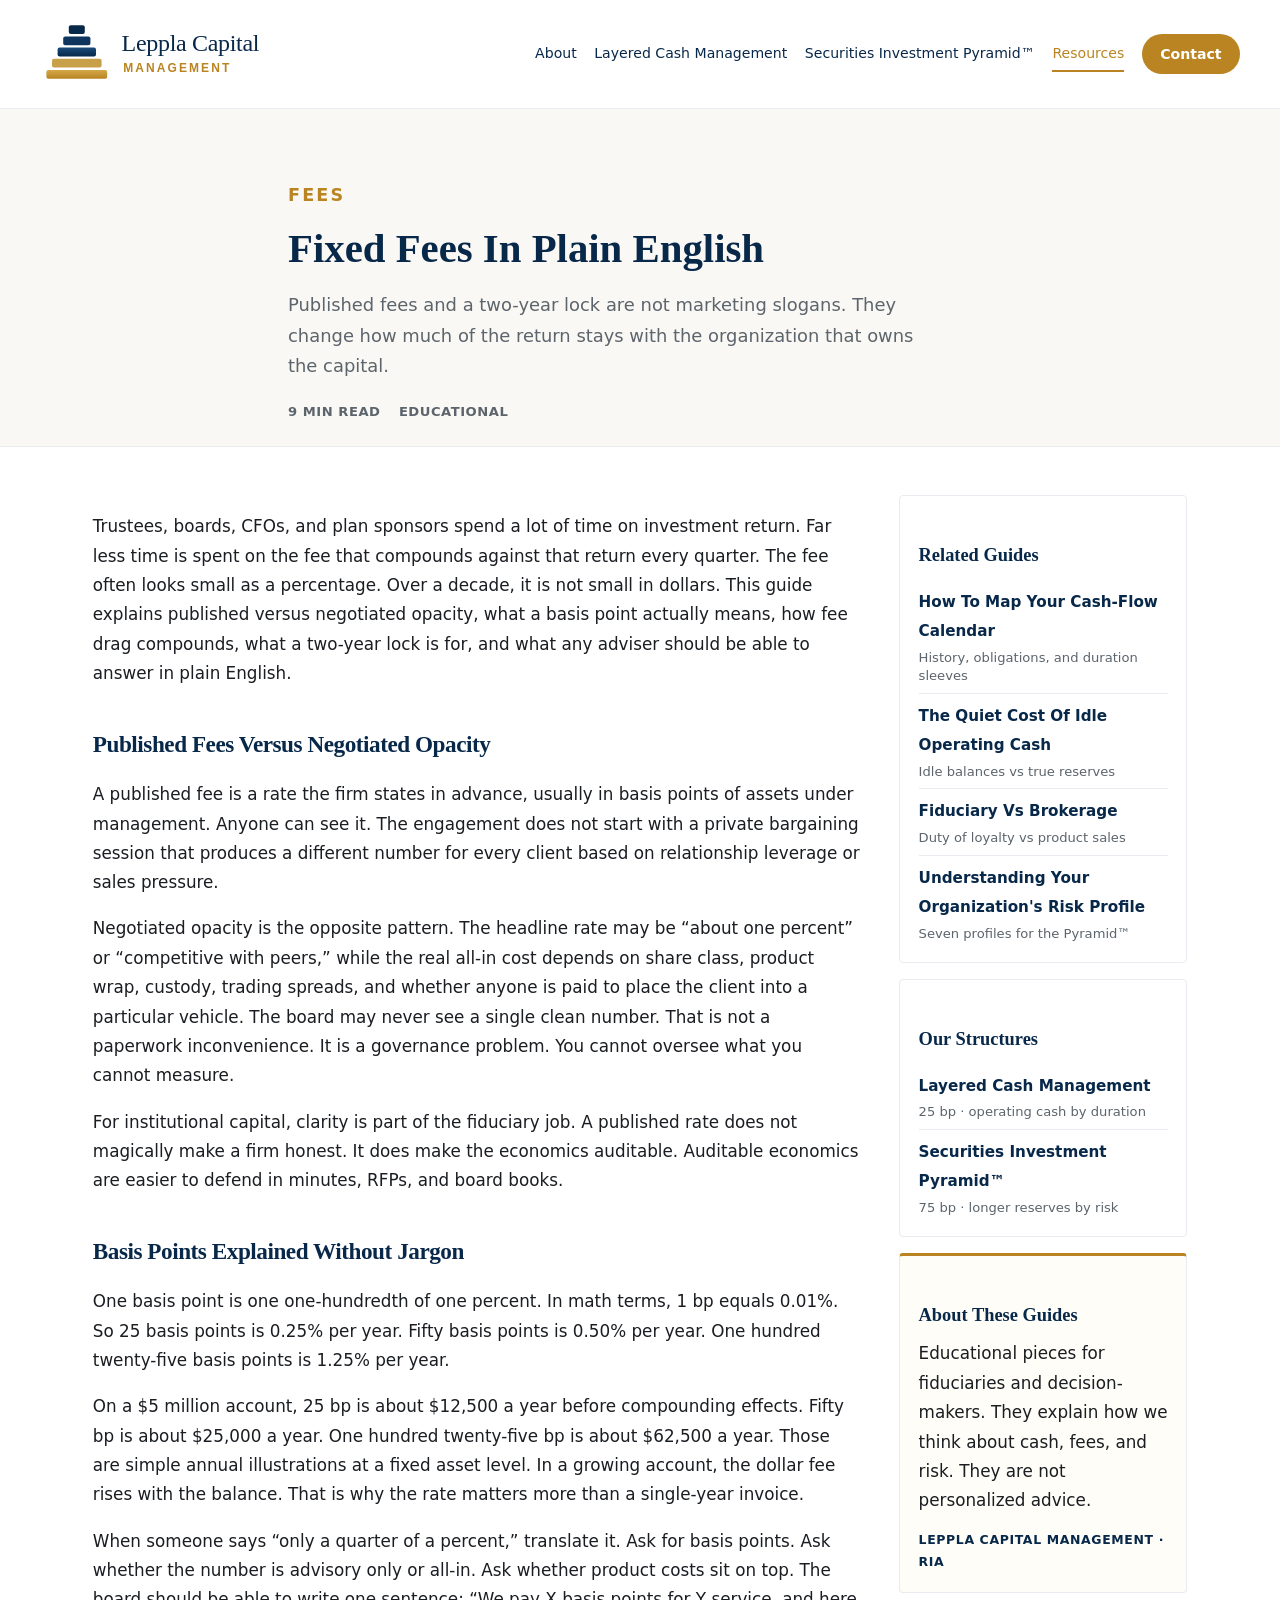
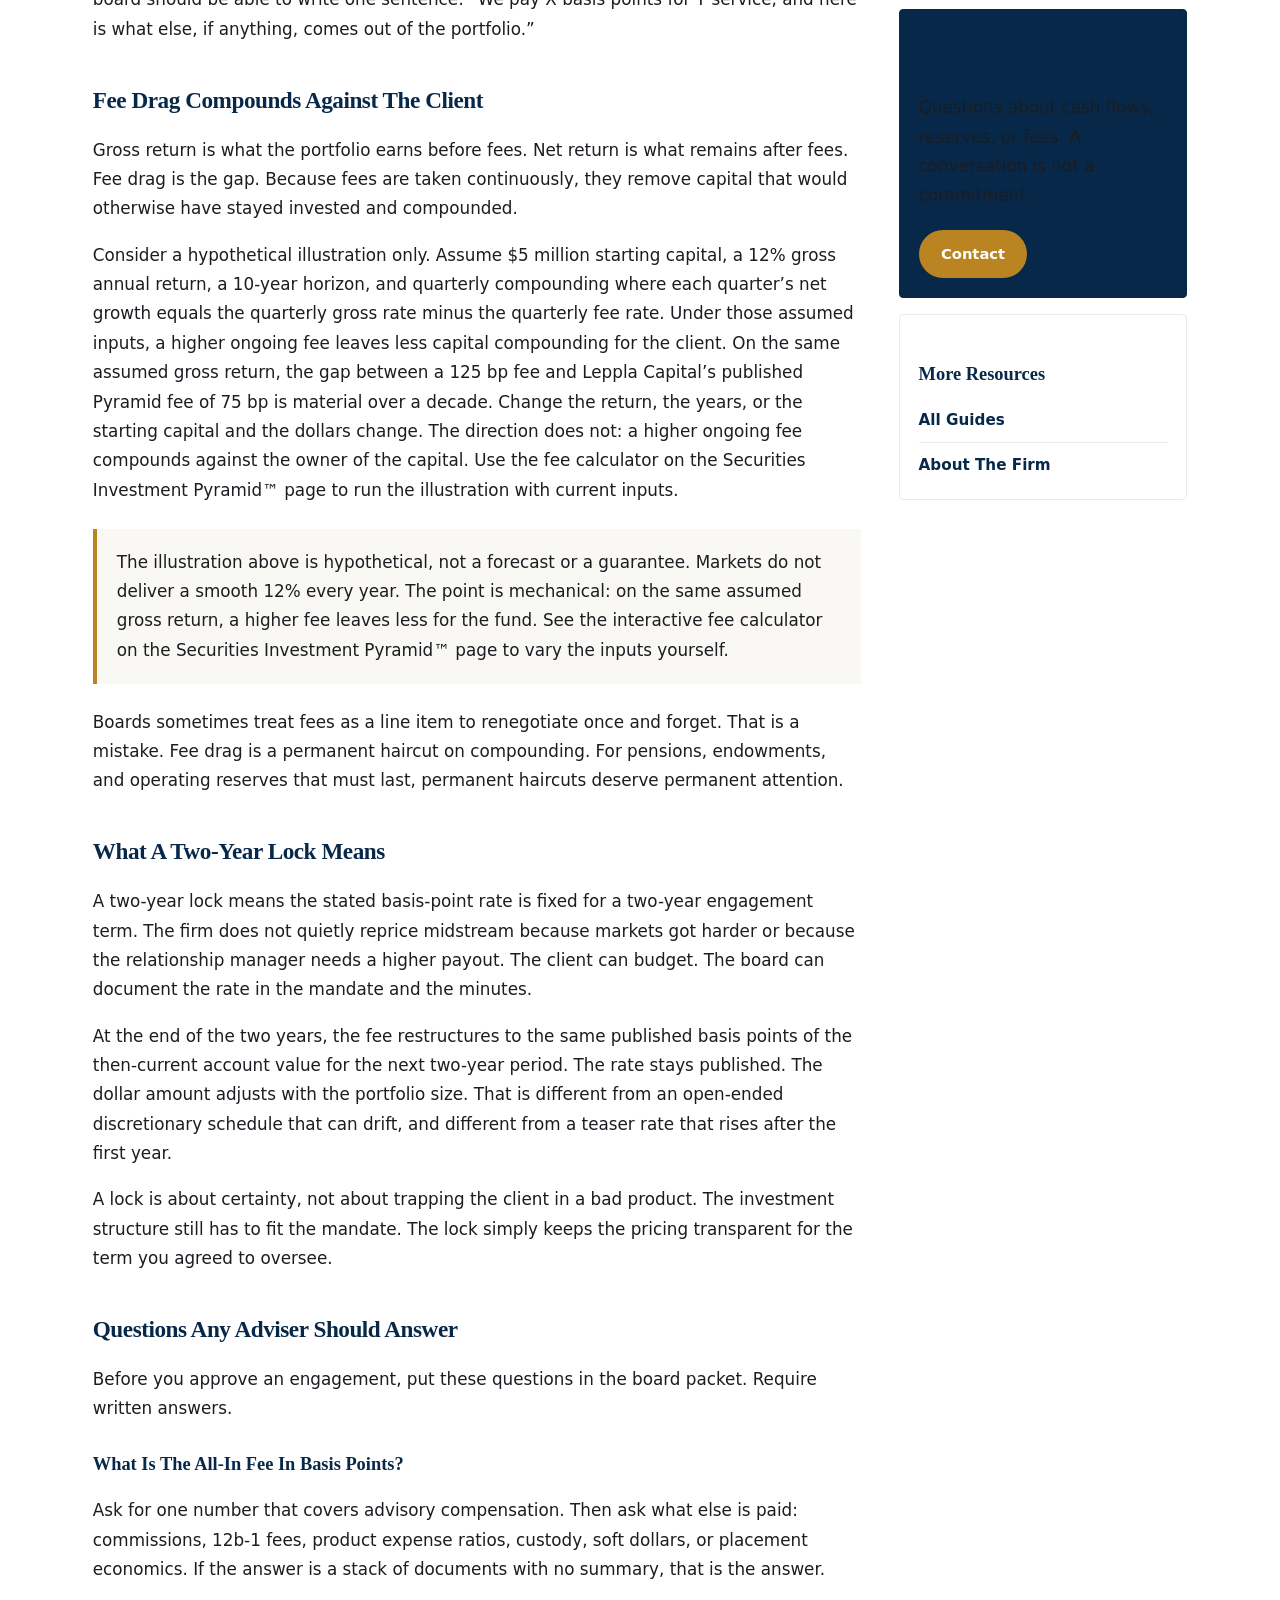
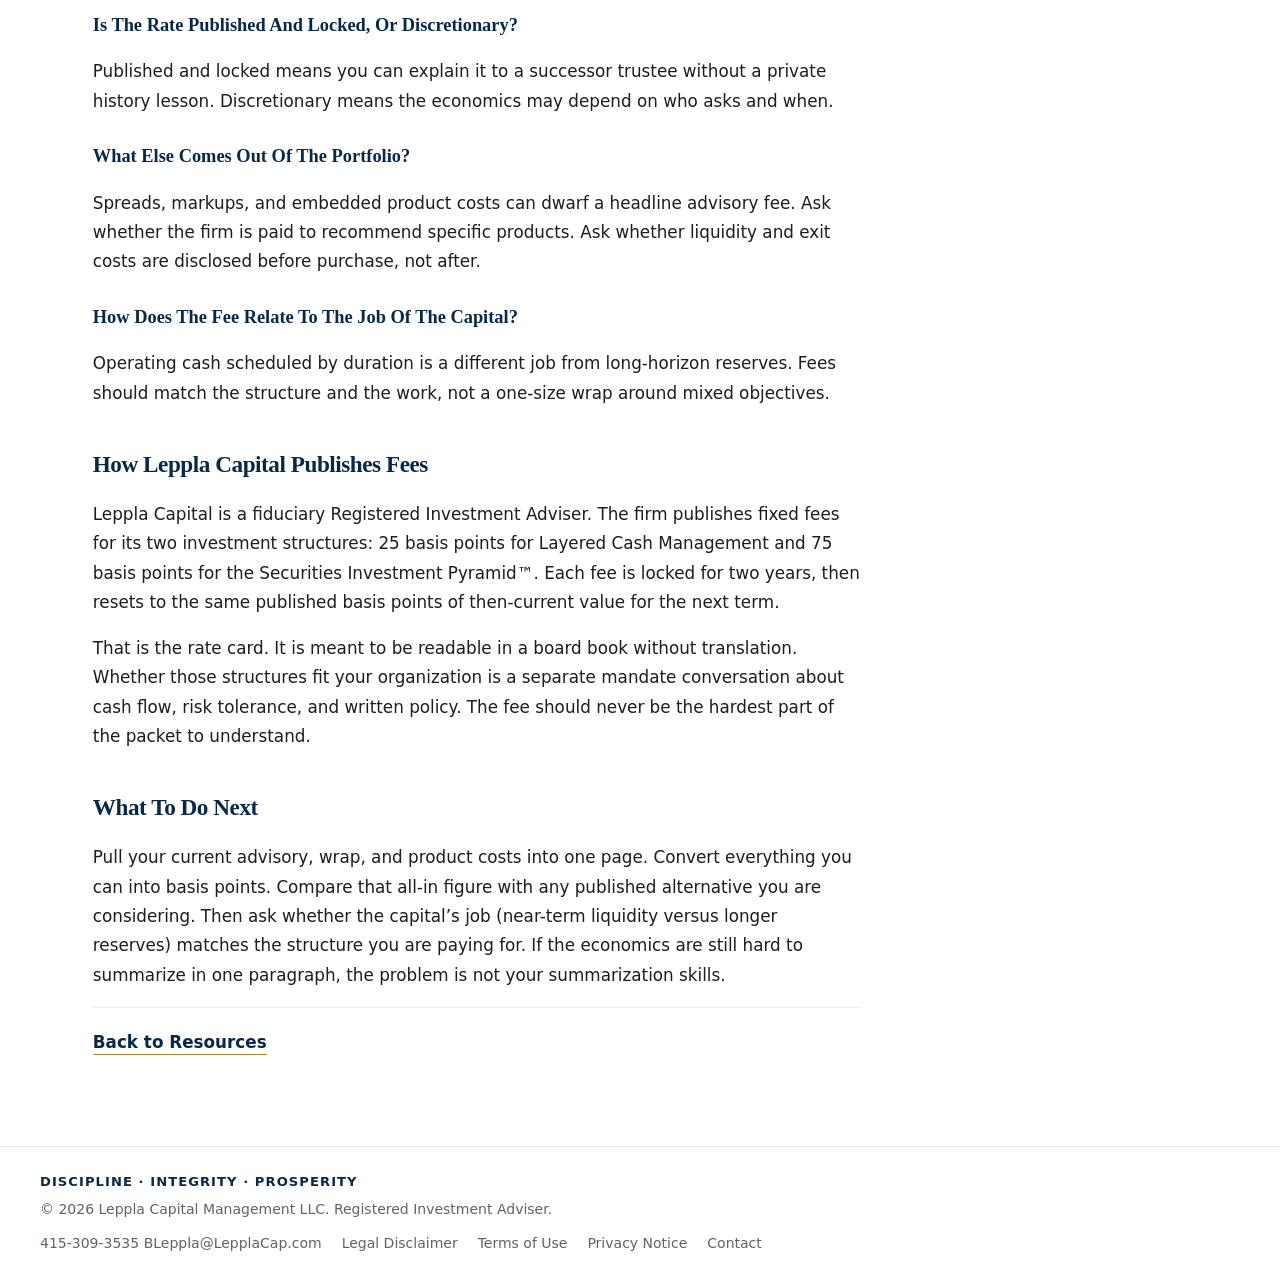
<file: articles/fixed-fees-plain-english.html>
<!DOCTYPE html>
<html lang="en">
  <head>
    <meta charset="utf-8" />
    <meta name="viewport" content="width=device-width, initial-scale=1" />
    <title>Fixed Fees In Plain English | Leppla Capital</title>
    <meta
      name="description"
      content="What published fees, basis points, and a two-year lock mean for trustees and boards, and why fee drag compounds against the client."
    />
    <link rel="stylesheet" href="../css/styles.css" />
    <link rel="icon" href="../assets/logo-mark.svg" type="image/svg+xml" />
  </head>
  <body>
    <a class="skip-link" href="#main">Skip to content</a>
    <header class="site-header">
      <div class="container header-inner">
        <a class="brand" href="../index.html" aria-label="Leppla Capital Management home">
          <img src="../assets/logo-horizontal.svg" alt="Leppla Capital Management" width="440" height="82" />
        </a>
        <button class="menu-toggle" type="button" aria-label="Toggle menu" aria-expanded="false" aria-controls="site-nav">
          <span></span><span></span><span></span>
        </button>
        <nav class="site-nav" id="site-nav" aria-label="Primary">
          <a href="../about.html">About</a>
          <a href="../layered-cash-management.html">Layered Cash Management</a>
          <a href="../securities-investment-pyramid.html">Securities Investment Pyramid™</a>
          <a href="../resources.html" aria-current="page">Resources</a>
          <a class="nav-cta" href="../contact.html">Contact</a>
        </nav>
      </div>
    </header>

    <main id="main">
      <header class="article-hero">
        <div class="container">
          <p class="kicker kicker-dark">Fees</p>
          <h1>Fixed Fees In Plain English</h1>
          <p class="page-lede">
            Published fees and a two-year lock are not marketing slogans. They change how much of the
            return stays with the organization that owns the capital.
          </p>
          <p class="article-meta"><span>9 min read</span><span>Educational</span></p>
        </div>
      </header>

      <section class="article-body">
        <div class="container blog-layout">
          <article class="blog-main article-prose">
          <p>
            Trustees, boards, CFOs, and plan sponsors spend a lot of time on investment return. Far
            less time is spent on the fee that compounds against that return every quarter. The fee
            often looks small as a percentage. Over a decade, it is not small in dollars. This guide
            explains published versus negotiated opacity, what a basis point actually means, how fee
            drag compounds, what a two-year lock is for, and what any adviser should be able to answer
            in plain English.
          </p>

          <h2>Published Fees Versus Negotiated Opacity</h2>
          <p>
            A published fee is a rate the firm states in advance, usually in basis points of assets
            under management. Anyone can see it. The engagement does not start with a private
            bargaining session that produces a different number for every client based on relationship
            leverage or sales pressure.
          </p>
          <p>
            Negotiated opacity is the opposite pattern. The headline rate may be “about one percent”
            or “competitive with peers,” while the real all-in cost depends on share class, product
            wrap, custody, trading spreads, and whether anyone is paid to place the client into a
            particular vehicle. The board may never see a single clean number. That is not a
            paperwork inconvenience. It is a governance problem. You cannot oversee what you cannot
            measure.
          </p>
          <p>
            For institutional capital, clarity is part of the fiduciary job. A published rate does not
            magically make a firm honest. It does make the economics auditable. Auditable economics
            are easier to defend in minutes, RFPs, and board books.
          </p>

          <h2>Basis Points Explained Without Jargon</h2>
          <p>
            One basis point is one one-hundredth of one percent. In math terms, 1 bp equals 0.01%. So
            25 basis points is 0.25% per year. Fifty basis points is 0.50% per year. One hundred
            twenty-five basis points is 1.25% per year.
          </p>
          <p>
            On a $5 million account, 25 bp is about $12,500 a year before compounding effects. Fifty
            bp is about $25,000 a year. One hundred twenty-five bp is about $62,500 a year. Those are
            simple annual illustrations at a fixed asset level. In a growing account, the dollar fee
            rises with the balance. That is why the rate matters more than a single-year invoice.
          </p>
          <p>
            When someone says “only a quarter of a percent,” translate it. Ask for basis points. Ask
            whether the number is advisory only or all-in. Ask whether product costs sit on top. The
            board should be able to write one sentence: “We pay X basis points for Y service, and
            here is what else, if anything, comes out of the portfolio.”
          </p>

          <h2>Fee Drag Compounds Against The Client</h2>
          <p>
            Gross return is what the portfolio earns before fees. Net return is what remains after
            fees. Fee drag is the gap. Because fees are taken continuously, they remove capital that
            would otherwise have stayed invested and compounded.
          </p>
          <p>
            Consider a hypothetical illustration only. Assume $5 million starting capital, a 12%
            gross annual return, a 10-year horizon, and quarterly compounding where each quarter’s net
            growth equals the quarterly gross rate minus the quarterly fee rate. Under those assumed
            inputs, a higher ongoing fee leaves less capital compounding for the client. On the same
            assumed gross return, the gap between a 125 bp fee and Leppla Capital’s published Pyramid
            fee of 75 bp is material over a decade. Change the return, the years, or the starting
            capital and the dollars change. The direction does not: a higher ongoing fee compounds
            against the owner of the capital. Use the fee calculator on the Securities Investment
            Pyramid™ page to run the illustration with current inputs.
          </p>
          <div class="callout">
            <p>
              The illustration above is hypothetical, not a forecast or a guarantee. Markets do not
              deliver a smooth 12% every year. The point is mechanical: on the same assumed gross
              return, a higher fee leaves less for the fund. See the interactive fee calculator on the
              <a href="../securities-investment-pyramid.html#fees">Securities Investment Pyramid™</a>
              page to vary the inputs yourself.
            </p>
          </div>
          <p>
            Boards sometimes treat fees as a line item to renegotiate once and forget. That is a
            mistake. Fee drag is a permanent haircut on compounding. For pensions, endowments, and
            operating reserves that must last, permanent haircuts deserve permanent attention.
          </p>

          <h2>What A Two-Year Lock Means</h2>
          <p>
            A two-year lock means the stated basis-point rate is fixed for a two-year engagement term.
            The firm does not quietly reprice midstream because markets got harder or because the
            relationship manager needs a higher payout. The client can budget. The board can document
            the rate in the mandate and the minutes.
          </p>
          <p>
            At the end of the two years, the fee restructures to the same published basis points of
            the then-current account value for the next two-year period. The rate stays published. The
            dollar amount adjusts with the portfolio size. That is different from an open-ended
            discretionary schedule that can drift, and different from a teaser rate that rises after
            the first year.
          </p>
          <p>
            A lock is about certainty, not about trapping the client in a bad product. The investment
            structure still has to fit the mandate. The lock simply keeps the pricing transparent for
            the term you agreed to oversee.
          </p>

          <h2>Questions Any Adviser Should Answer</h2>
          <p>
            Before you approve an engagement, put these questions in the board packet. Require written
            answers.
          </p>
          <h3>What Is The All-In Fee In Basis Points?</h3>
          <p>
            Ask for one number that covers advisory compensation. Then ask what else is paid:
            commissions, 12b-1 fees, product expense ratios, custody, soft dollars, or placement
            economics. If the answer is a stack of documents with no summary, that is the answer.
          </p>
          <h3>Is The Rate Published And Locked, Or Discretionary?</h3>
          <p>
            Published and locked means you can explain it to a successor trustee without a private
            history lesson. Discretionary means the economics may depend on who asks and when.
          </p>
          <h3>What Else Comes Out Of The Portfolio?</h3>
          <p>
            Spreads, markups, and embedded product costs can dwarf a headline advisory fee. Ask
            whether the firm is paid to recommend specific products. Ask whether liquidity and exit
            costs are disclosed before purchase, not after.
          </p>
          <h3>How Does The Fee Relate To The Job Of The Capital?</h3>
          <p>
            Operating cash scheduled by duration is a different job from long-horizon reserves. Fees
            should match the structure and the work, not a one-size wrap around mixed objectives.
          </p>

          <h2>How Leppla Capital Publishes Fees</h2>
          <p>
            Leppla Capital is a fiduciary Registered Investment Adviser. The firm publishes fixed
            fees for its two investment structures: 25 basis points for Layered Cash Management and 75
            basis points for the Securities Investment Pyramid™. Each fee is locked for two years,
            then resets to the same published basis points of then-current value for the next term.
          </p>
          <p>
            That is the rate card. It is meant to be readable in a board book without translation.
            Whether those structures fit your organization is a separate mandate conversation about
            cash flow, risk tolerance, and written policy. The fee should never be the hardest part of
            the packet to understand.
          </p>

          <h2>What To Do Next</h2>
          <p>
            Pull your current advisory, wrap, and product costs into one page. Convert everything you
            can into basis points. Compare that all-in figure with any published alternative you are
            considering. Then ask whether the capital’s job (near-term liquidity versus longer
            reserves) matches the structure you are paying for. If the economics are still hard to
            summarize in one paragraph, the problem is not your summarization skills.
          </p>
          <p class="article-back"><a class="text-link" href="../resources.html">Back to Resources</a></p>
          </article>
          <aside class="blog-sidebar" aria-label="Article sidebar">
            <div class="sidebar-card">
              <h3>Related Guides</h3>
              <ul class="sidebar-links">
                <li>
                  <a href="mapping-cash-flow-calendar.html">How To Map Your Cash-Flow Calendar</a>
                  <span>History, obligations, and duration sleeves</span>
                </li>
                <li>
                  <a href="idle-cash-opportunity-cost.html">The Quiet Cost Of Idle Operating Cash</a>
                  <span>Idle balances vs true reserves</span>
                </li>
                <li>
                  <a href="fiduciary-vs-brokerage.html">Fiduciary Vs Brokerage</a>
                  <span>Duty of loyalty vs product sales</span>
                </li>
                <li>
                  <a href="risk-tolerance-institutions.html">Understanding Your Organization's Risk Profile</a>
                  <span>Seven profiles for the Pyramid™</span>
                </li>
              </ul>
            </div>
            <div class="sidebar-card">
              <h3>Our Structures</h3>
              <ul class="sidebar-links">
                <li>
                  <a href="../layered-cash-management.html">Layered Cash Management</a>
                  <span>25 bp · operating cash by duration</span>
                </li>
                <li>
                  <a href="../securities-investment-pyramid.html">Securities Investment Pyramid™</a>
                  <span>75 bp · longer reserves by risk</span>
                </li>
              </ul>
            </div>
            <div class="sidebar-card sidebar-card-accent">
              <h3>About These Guides</h3>
              <p>Educational pieces for fiduciaries and decision-makers. They explain how we think about cash, fees, and risk. They are not personalized advice.</p>
              <p class="sidebar-firm">Leppla Capital Management · RIA</p>
            </div>
            <div class="sidebar-card sidebar-cta">
              <h3>Let's Discuss</h3>
              <p>Questions about cash flows, reserves, or fees. A conversation is not a commitment.</p>
              <a class="btn btn-primary" href="../contact.html">Contact</a>
            </div>
            <div class="sidebar-card">
              <h3>More Resources</h3>
              <ul class="sidebar-links">
                <li><a href="../resources.html">All Guides</a></li>
                <li><a href="../about.html">About The Firm</a></li>
              </ul>
            </div>
          </aside>
        </div>
      </section>
    </main>

    <footer class="site-footer">
      <div class="container footer-inner">
        <div class="footer-brand-block">
          <p class="footer-tagline">Discipline · Integrity · Prosperity</p>
          <p>© 2026 Leppla Capital Management LLC. Registered Investment Adviser.</p>
        </div>
        <div class="footer-links">
          415-309-3535
          BLeppla@LepplaCap.com
          <a href="../disclosures.html">Legal Disclaimer</a>
          <a href="../terms-of-use.html">Terms of Use</a>
          <a href="../privacy-policy.html">Privacy Notice</a>
          <a href="../contact.html">Contact</a>
        </div>
      </div>
    </footer>
    <script src="../js/main.js"></script>
  </body>
</html>
</file>
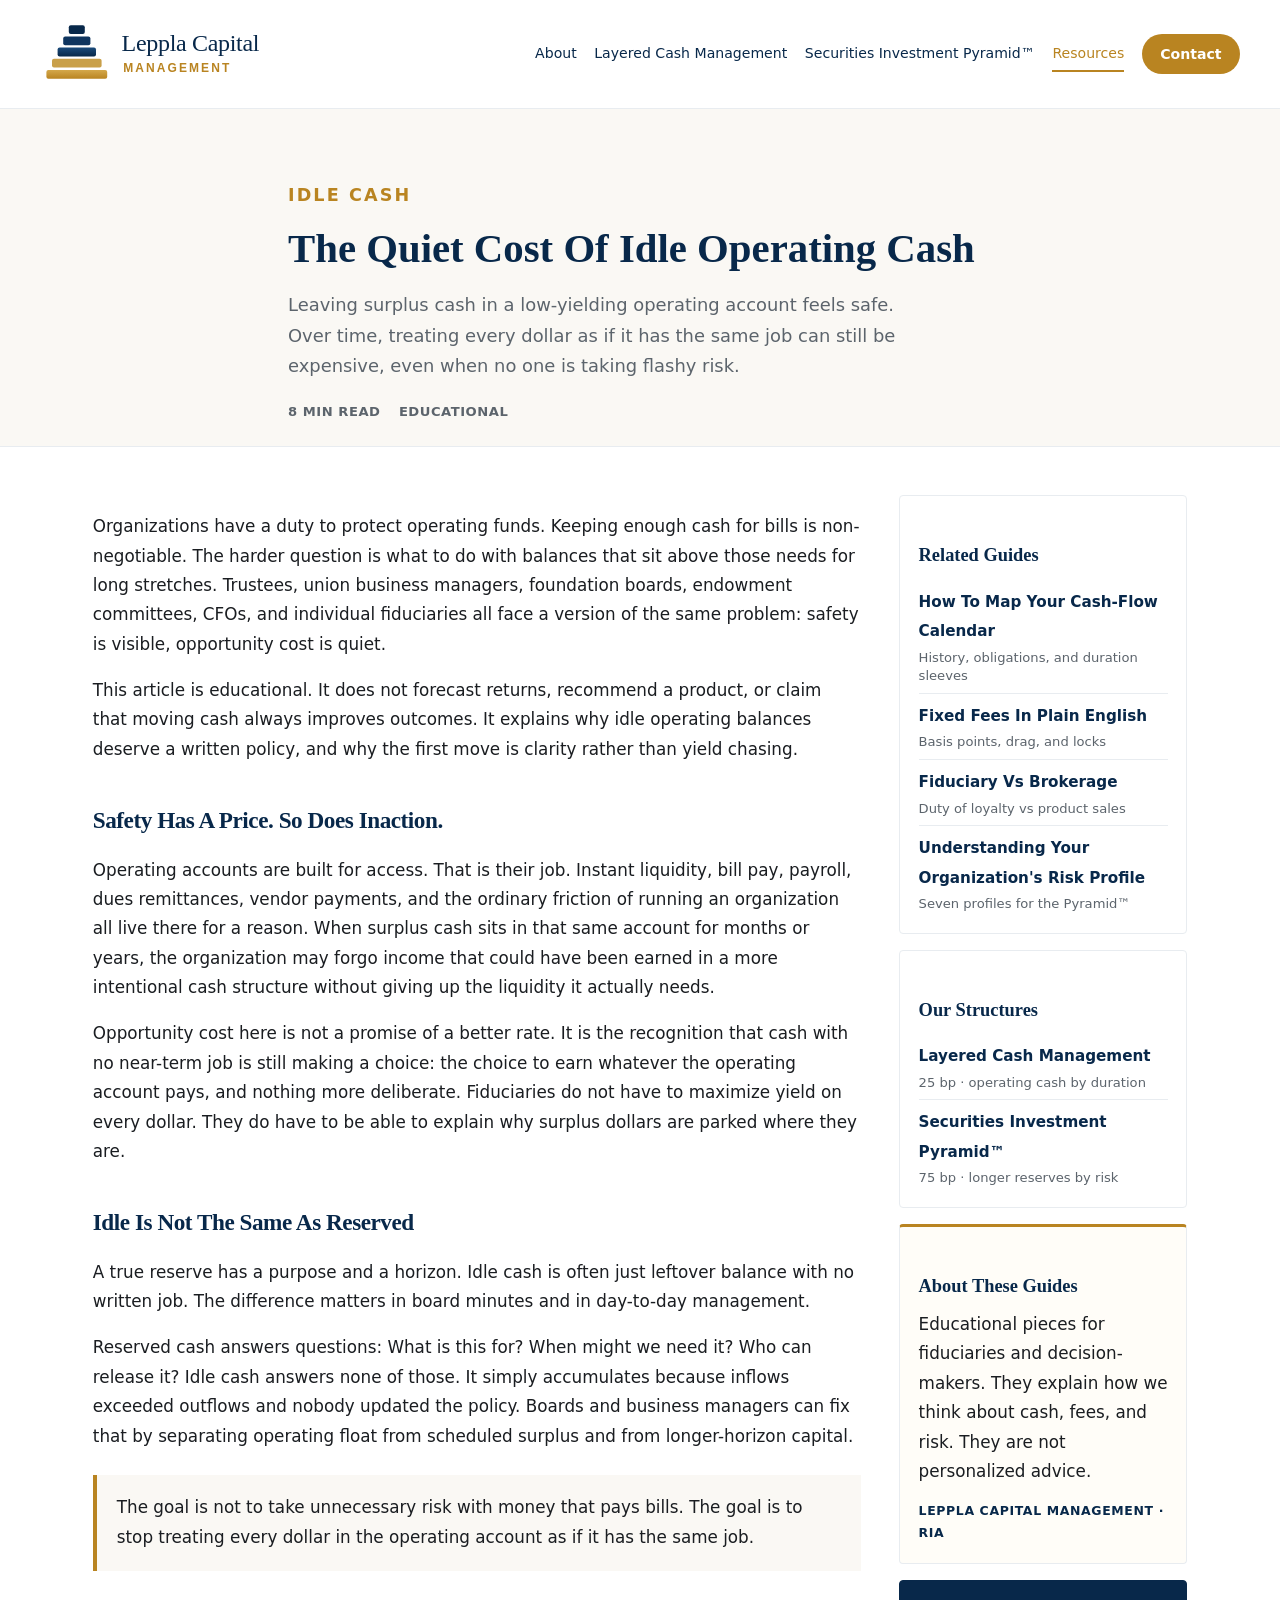
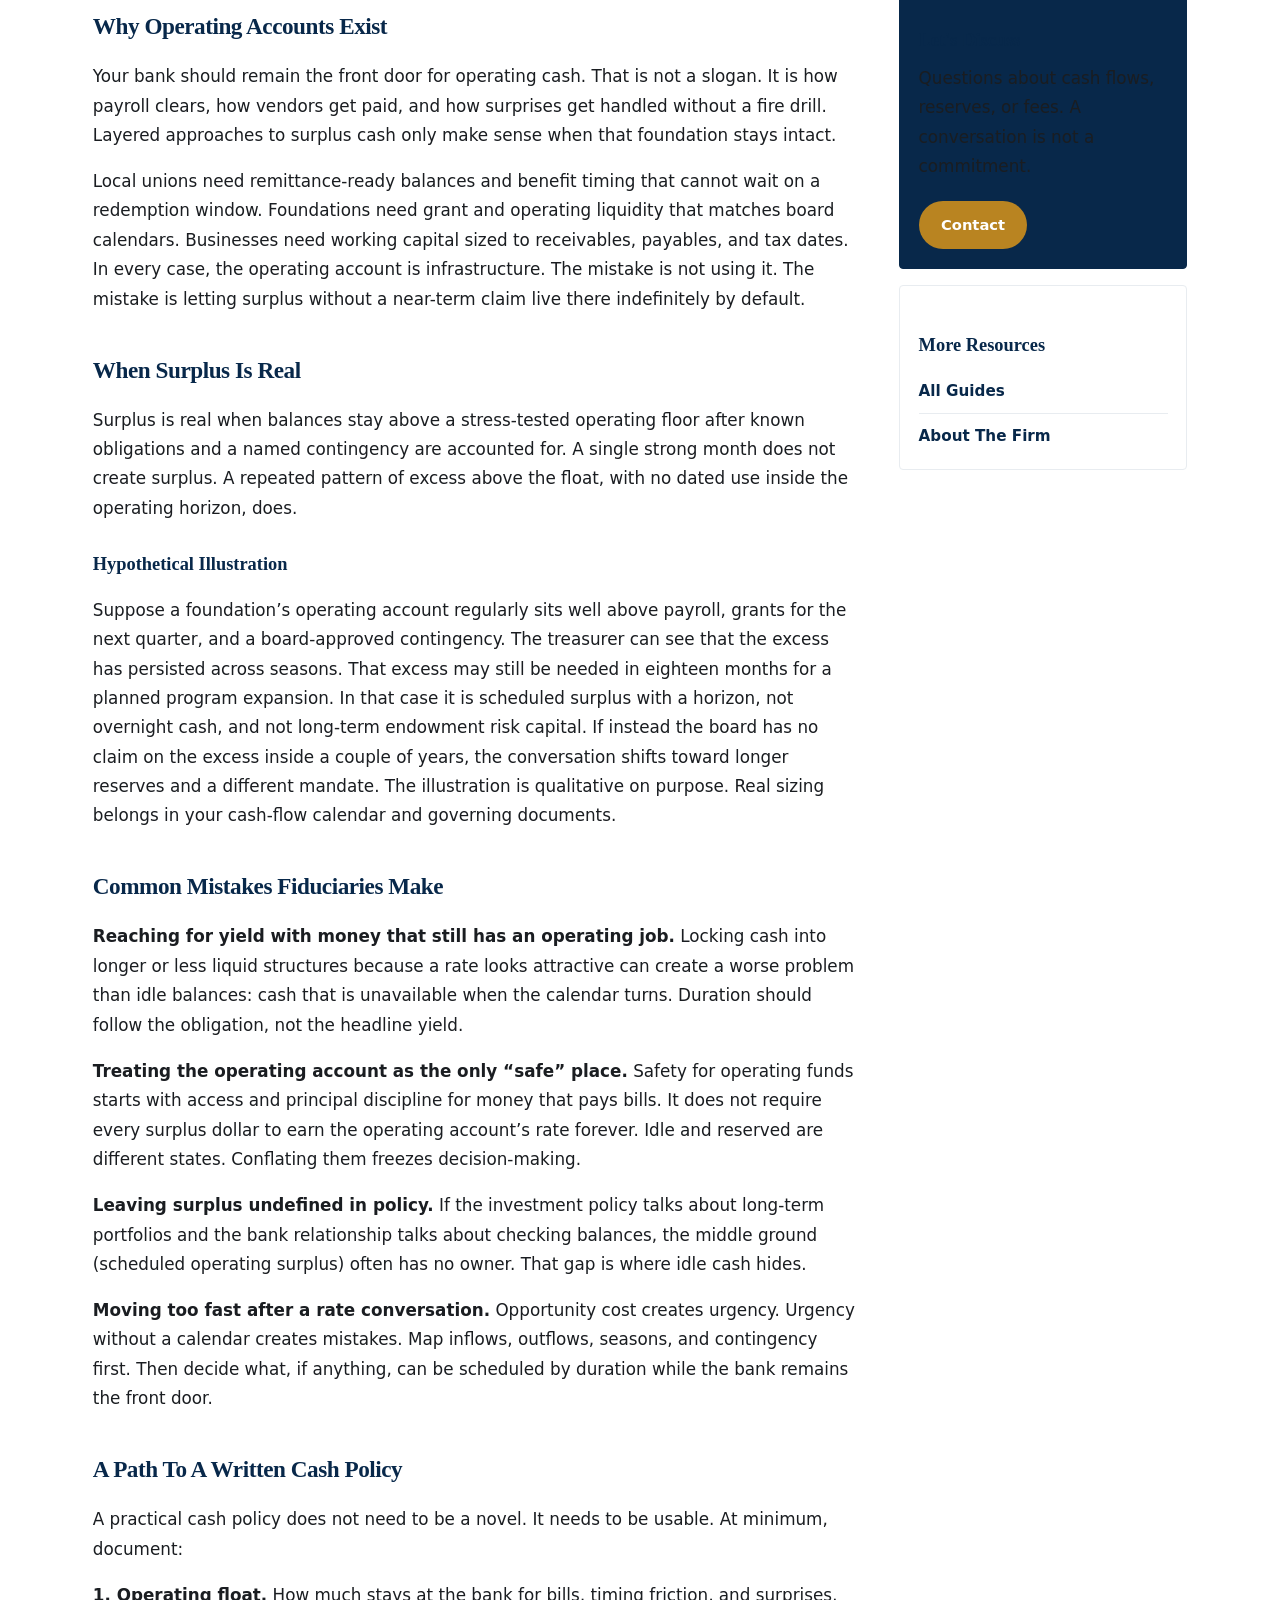
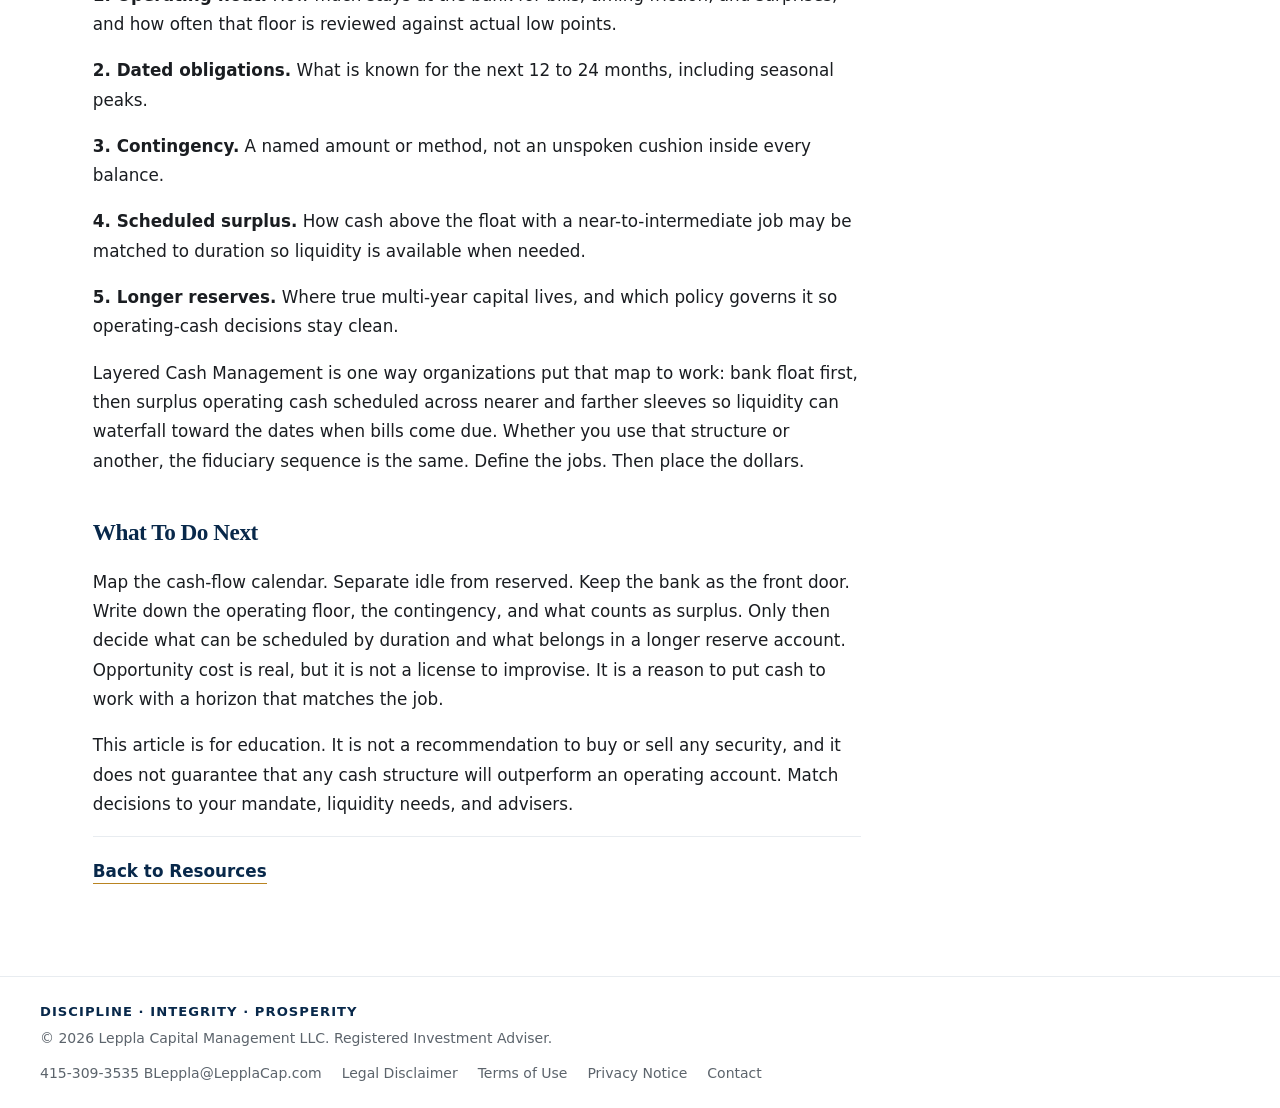
<file: articles/idle-cash-opportunity-cost.html>
<!DOCTYPE html>
<html lang="en">
  <head>
    <meta charset="utf-8" />
    <meta name="viewport" content="width=device-width, initial-scale=1" />
    <title>The Quiet Cost Of Idle Operating Cash | Leppla Capital</title>
    <meta
      name="description"
      content="Why surplus balances left in operating accounts create opportunity cost, explained for fiduciaries without promising returns."
    />
    <link rel="stylesheet" href="../css/styles.css" />
    <link rel="icon" href="../assets/logo-mark.svg" type="image/svg+xml" />
  </head>
  <body>
    <a class="skip-link" href="#main">Skip to content</a>
    <header class="site-header">
      <div class="container header-inner">
        <a class="brand" href="../index.html" aria-label="Leppla Capital Management home">
          <img src="../assets/logo-horizontal.svg" alt="Leppla Capital Management" width="440" height="82" />
        </a>
        <button class="menu-toggle" type="button" aria-label="Toggle menu" aria-expanded="false" aria-controls="site-nav">
          <span></span><span></span><span></span>
        </button>
        <nav class="site-nav" id="site-nav" aria-label="Primary">
          <a href="../about.html">About</a>
          <a href="../layered-cash-management.html">Layered Cash Management</a>
          <a href="../securities-investment-pyramid.html">Securities Investment Pyramid™</a>
          <a href="../resources.html" aria-current="page">Resources</a>
          <a class="nav-cta" href="../contact.html">Contact</a>
        </nav>
      </div>
    </header>

    <main id="main">
      <header class="article-hero">
        <div class="container">
          <p class="kicker kicker-dark">Idle Cash</p>
          <h1>The Quiet Cost Of Idle Operating Cash</h1>
          <p class="page-lede">
            Leaving surplus cash in a low-yielding operating account feels safe. Over time, treating
            every dollar as if it has the same job can still be expensive, even when no one is taking
            flashy risk.
          </p>
          <p class="article-meta"><span>8 min read</span><span>Educational</span></p>
        </div>
      </header>

      <section class="article-body">
        <div class="container blog-layout">
          <article class="blog-main article-prose">
          <p>
            Organizations have a duty to protect operating funds. Keeping enough cash for bills is
            non-negotiable. The harder question is what to do with balances that sit above those needs
            for long stretches. Trustees, union business managers, foundation boards, endowment
            committees, CFOs, and individual fiduciaries all face a version of the same problem:
            safety is visible, opportunity cost is quiet.
          </p>
          <p>
            This article is educational. It does not forecast returns, recommend a product, or claim
            that moving cash always improves outcomes. It explains why idle operating balances deserve
            a written policy, and why the first move is clarity rather than yield chasing.
          </p>

          <h2>Safety Has A Price. So Does Inaction.</h2>
          <p>
            Operating accounts are built for access. That is their job. Instant liquidity, bill pay,
            payroll, dues remittances, vendor payments, and the ordinary friction of running an
            organization all live there for a reason. When surplus cash sits in that same account for
            months or years, the organization may forgo income that could have been earned in a more
            intentional cash structure without giving up the liquidity it actually needs.
          </p>
          <p>
            Opportunity cost here is not a promise of a better rate. It is the recognition that cash
            with no near-term job is still making a choice: the choice to earn whatever the operating
            account pays, and nothing more deliberate. Fiduciaries do not have to maximize yield on
            every dollar. They do have to be able to explain why surplus dollars are parked where they
            are.
          </p>

          <h2>Idle Is Not The Same As Reserved</h2>
          <p>
            A true reserve has a purpose and a horizon. Idle cash is often just leftover balance with
            no written job. The difference matters in board minutes and in day-to-day management.
          </p>
          <p>
            Reserved cash answers questions: What is this for? When might we need it? Who can release
            it? Idle cash answers none of those. It simply accumulates because inflows exceeded
            outflows and nobody updated the policy. Boards and business managers can fix that by
            separating operating float from scheduled surplus and from longer-horizon capital.
          </p>
          <div class="callout">
            <p>
              The goal is not to take unnecessary risk with money that pays bills. The goal is to stop
              treating every dollar in the operating account as if it has the same job.
            </p>
          </div>

          <h2>Why Operating Accounts Exist</h2>
          <p>
            Your bank should remain the front door for operating cash. That is not a slogan. It is
            how payroll clears, how vendors get paid, and how surprises get handled without a fire
            drill. Layered approaches to surplus cash only make sense when that foundation stays
            intact.
          </p>
          <p>
            Local unions need remittance-ready balances and benefit timing that cannot wait on a
            redemption window. Foundations need grant and operating liquidity that matches board
            calendars. Businesses need working capital sized to receivables, payables, and tax dates.
            In every case, the operating account is infrastructure. The mistake is not using it. The
            mistake is letting surplus without a near-term claim live there indefinitely by default.
          </p>

          <h2>When Surplus Is Real</h2>
          <p>
            Surplus is real when balances stay above a stress-tested operating floor after known
            obligations and a named contingency are accounted for. A single strong month does not
            create surplus. A repeated pattern of excess above the float, with no dated use inside the
            operating horizon, does.
          </p>
          <h3>Hypothetical Illustration</h3>
          <p>
            Suppose a foundation’s operating account regularly sits well above payroll, grants for the
            next quarter, and a board-approved contingency. The treasurer can see that the excess has
            persisted across seasons. That excess may still be needed in eighteen months for a planned
            program expansion. In that case it is scheduled surplus with a horizon, not overnight
            cash, and not long-term endowment risk capital. If instead the board has no claim on the
            excess inside a couple of years, the conversation shifts toward longer reserves and a
            different mandate. The illustration is qualitative on purpose. Real sizing belongs in your
            cash-flow calendar and governing documents.
          </p>

          <h2>Common Mistakes Fiduciaries Make</h2>
          <p>
            <strong>Reaching for yield with money that still has an operating job.</strong> Locking
            cash into longer or less liquid structures because a rate looks attractive can create a
            worse problem than idle balances: cash that is unavailable when the calendar turns.
            Duration should follow the obligation, not the headline yield.
          </p>
          <p>
            <strong>Treating the operating account as the only “safe” place.</strong> Safety for
            operating funds starts with access and principal discipline for money that pays bills. It
            does not require every surplus dollar to earn the operating account’s rate forever. Idle
            and reserved are different states. Conflating them freezes decision-making.
          </p>
          <p>
            <strong>Leaving surplus undefined in policy.</strong> If the investment policy talks about
            long-term portfolios and the bank relationship talks about checking balances, the middle
            ground (scheduled operating surplus) often has no owner. That gap is where idle cash
            hides.
          </p>
          <p>
            <strong>Moving too fast after a rate conversation.</strong> Opportunity cost creates
            urgency. Urgency without a calendar creates mistakes. Map inflows, outflows, seasons, and
            contingency first. Then decide what, if anything, can be scheduled by duration while the
            bank remains the front door.
          </p>

          <h2>A Path To A Written Cash Policy</h2>
          <p>
            A practical cash policy does not need to be a novel. It needs to be usable. At minimum,
            document:
          </p>
          <p>
            <strong>1. Operating float.</strong> How much stays at the bank for bills, timing friction,
            and surprises, and how often that floor is reviewed against actual low points.
          </p>
          <p>
            <strong>2. Dated obligations.</strong> What is known for the next 12 to 24 months, including
            seasonal peaks.
          </p>
          <p>
            <strong>3. Contingency.</strong> A named amount or method, not an unspoken cushion inside
            every balance.
          </p>
          <p>
            <strong>4. Scheduled surplus.</strong> How cash above the float with a near-to-intermediate
            job may be matched to duration so liquidity is available when needed.
          </p>
          <p>
            <strong>5. Longer reserves.</strong> Where true multi-year capital lives, and which policy
            governs it so operating-cash decisions stay clean.
          </p>
          <p>
            Layered Cash Management is one way organizations put that map to work: bank float first,
            then surplus operating cash scheduled across nearer and farther sleeves so liquidity can
            waterfall toward the dates when bills come due. Whether you use that structure or another,
            the fiduciary sequence is the same. Define the jobs. Then place the dollars.
          </p>

          <h2>What To Do Next</h2>
          <p>
            Map the cash-flow calendar. Separate idle from reserved. Keep the bank as the front door.
            Write down the operating floor, the contingency, and what counts as surplus. Only then
            decide what can be scheduled by duration and what belongs in a longer reserve account.
            Opportunity cost is real, but it is not a license to improvise. It is a reason to put
            cash to work with a horizon that matches the job.
          </p>
          <p>
            This article is for education. It is not a recommendation to buy or sell any security, and
            it does not guarantee that any cash structure will outperform an operating account. Match
            decisions to your mandate, liquidity needs, and advisers.
          </p>
          <p class="article-back"><a class="text-link" href="../resources.html">Back to Resources</a></p>
          </article>
          <aside class="blog-sidebar" aria-label="Article sidebar">
            <div class="sidebar-card">
              <h3>Related Guides</h3>
              <ul class="sidebar-links">
                <li>
                  <a href="mapping-cash-flow-calendar.html">How To Map Your Cash-Flow Calendar</a>
                  <span>History, obligations, and duration sleeves</span>
                </li>
                <li>
                  <a href="fixed-fees-plain-english.html">Fixed Fees In Plain English</a>
                  <span>Basis points, drag, and locks</span>
                </li>
                <li>
                  <a href="fiduciary-vs-brokerage.html">Fiduciary Vs Brokerage</a>
                  <span>Duty of loyalty vs product sales</span>
                </li>
                <li>
                  <a href="risk-tolerance-institutions.html">Understanding Your Organization's Risk Profile</a>
                  <span>Seven profiles for the Pyramid™</span>
                </li>
              </ul>
            </div>
            <div class="sidebar-card">
              <h3>Our Structures</h3>
              <ul class="sidebar-links">
                <li>
                  <a href="../layered-cash-management.html">Layered Cash Management</a>
                  <span>25 bp · operating cash by duration</span>
                </li>
                <li>
                  <a href="../securities-investment-pyramid.html">Securities Investment Pyramid™</a>
                  <span>75 bp · longer reserves by risk</span>
                </li>
              </ul>
            </div>
            <div class="sidebar-card sidebar-card-accent">
              <h3>About These Guides</h3>
              <p>Educational pieces for fiduciaries and decision-makers. They explain how we think about cash, fees, and risk. They are not personalized advice.</p>
              <p class="sidebar-firm">Leppla Capital Management · RIA</p>
            </div>
            <div class="sidebar-card sidebar-cta">
              <h3>Let's Discuss</h3>
              <p>Questions about cash flows, reserves, or fees. A conversation is not a commitment.</p>
              <a class="btn btn-primary" href="../contact.html">Contact</a>
            </div>
            <div class="sidebar-card">
              <h3>More Resources</h3>
              <ul class="sidebar-links">
                <li><a href="../resources.html">All Guides</a></li>
                <li><a href="../about.html">About The Firm</a></li>
              </ul>
            </div>
          </aside>
        </div>
      </section>
    </main>

    <footer class="site-footer">
      <div class="container footer-inner">
        <div class="footer-brand-block">
          <p class="footer-tagline">Discipline · Integrity · Prosperity</p>
          <p>© 2026 Leppla Capital Management LLC. Registered Investment Adviser.</p>
        </div>
        <div class="footer-links">
          415-309-3535
          BLeppla@LepplaCap.com
          <a href="../disclosures.html">Legal Disclaimer</a>
          <a href="../terms-of-use.html">Terms of Use</a>
          <a href="../privacy-policy.html">Privacy Notice</a>
          <a href="../contact.html">Contact</a>
        </div>
      </div>
    </footer>
    <script src="../js/main.js"></script>
  </body>
</html>
</file>
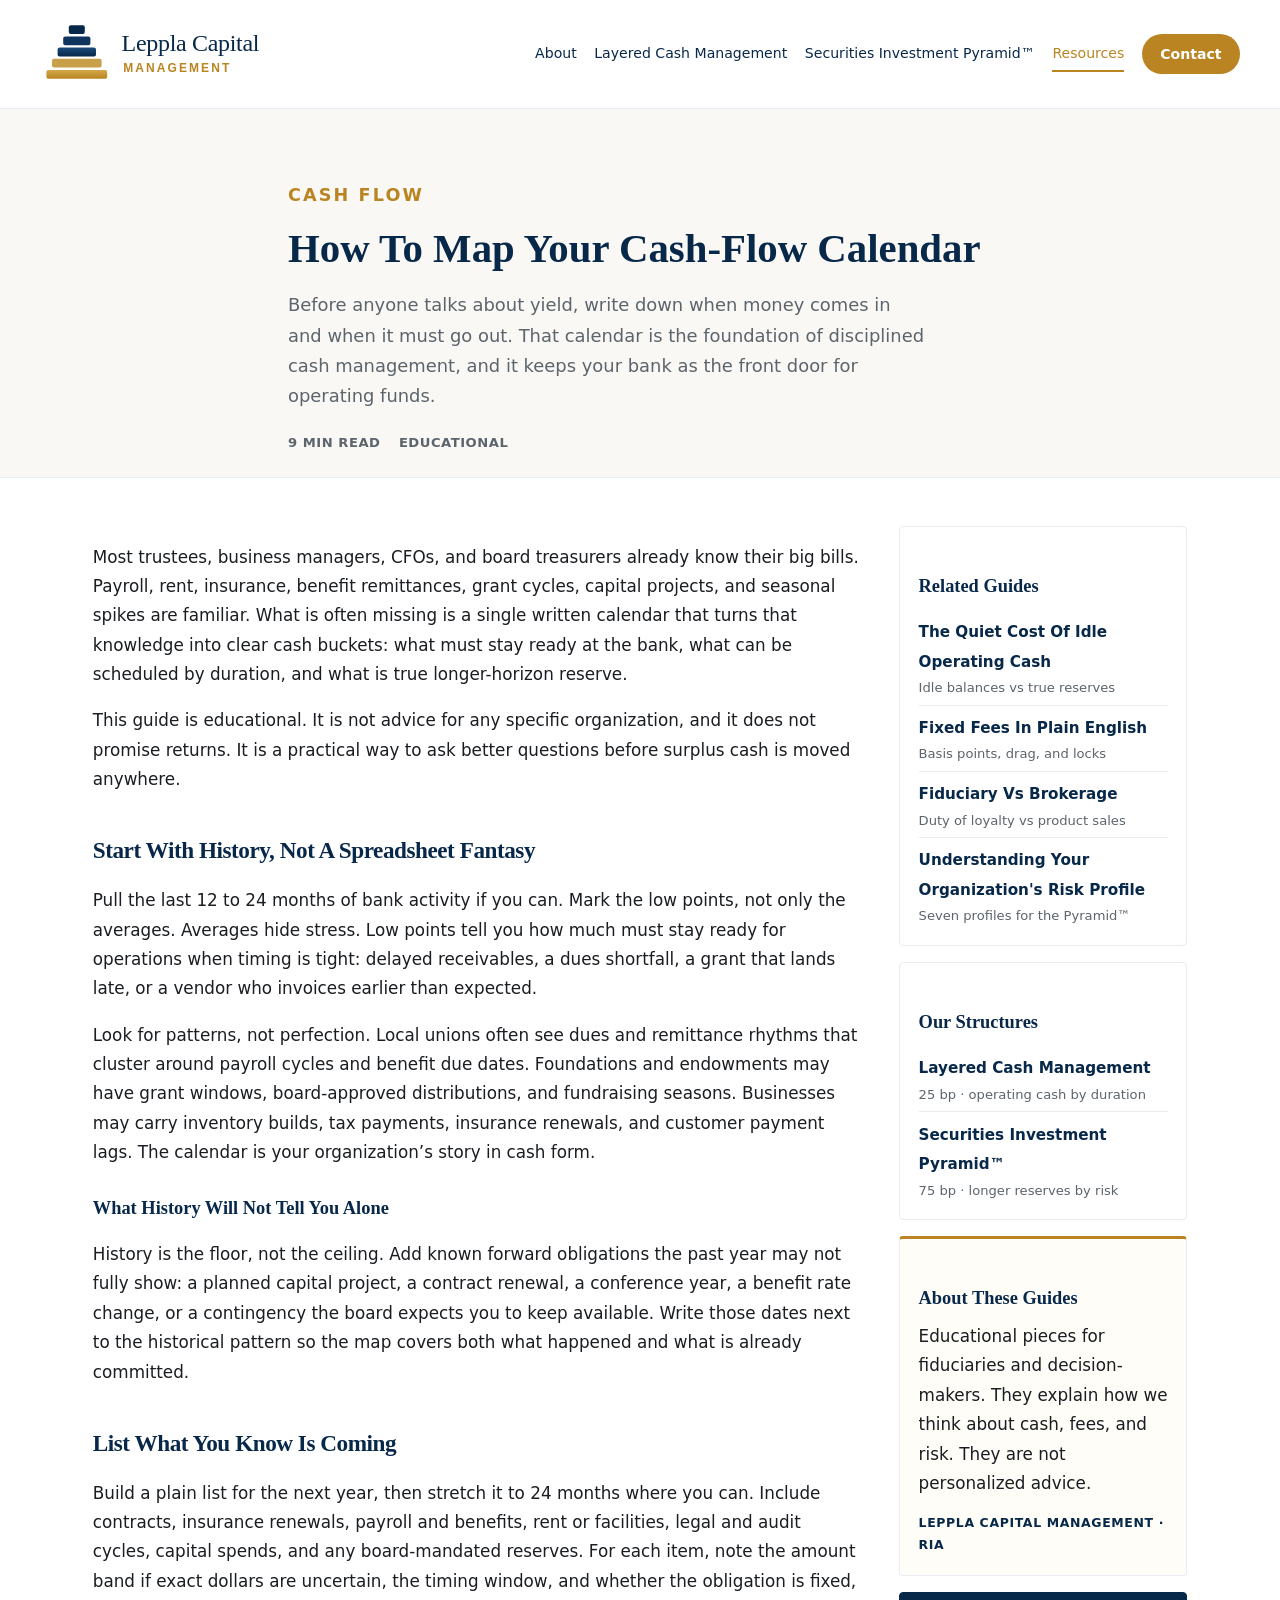
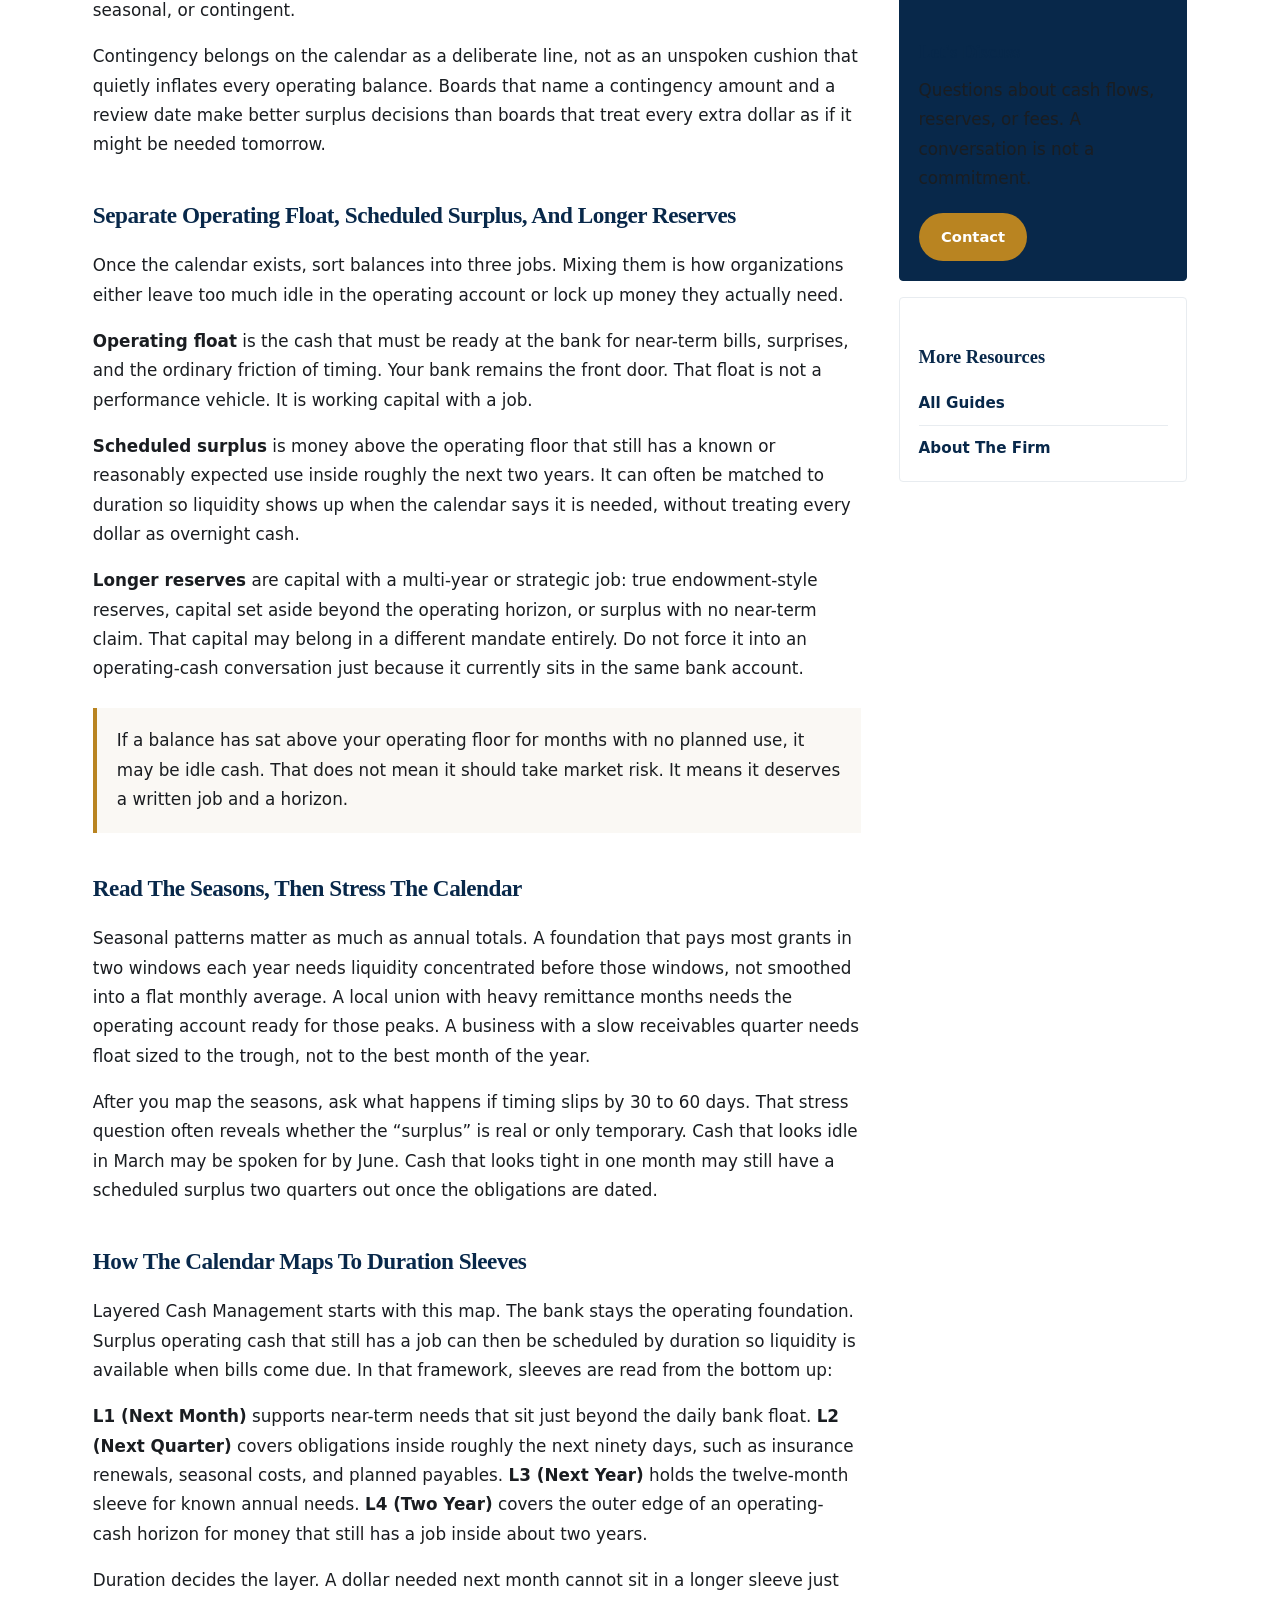
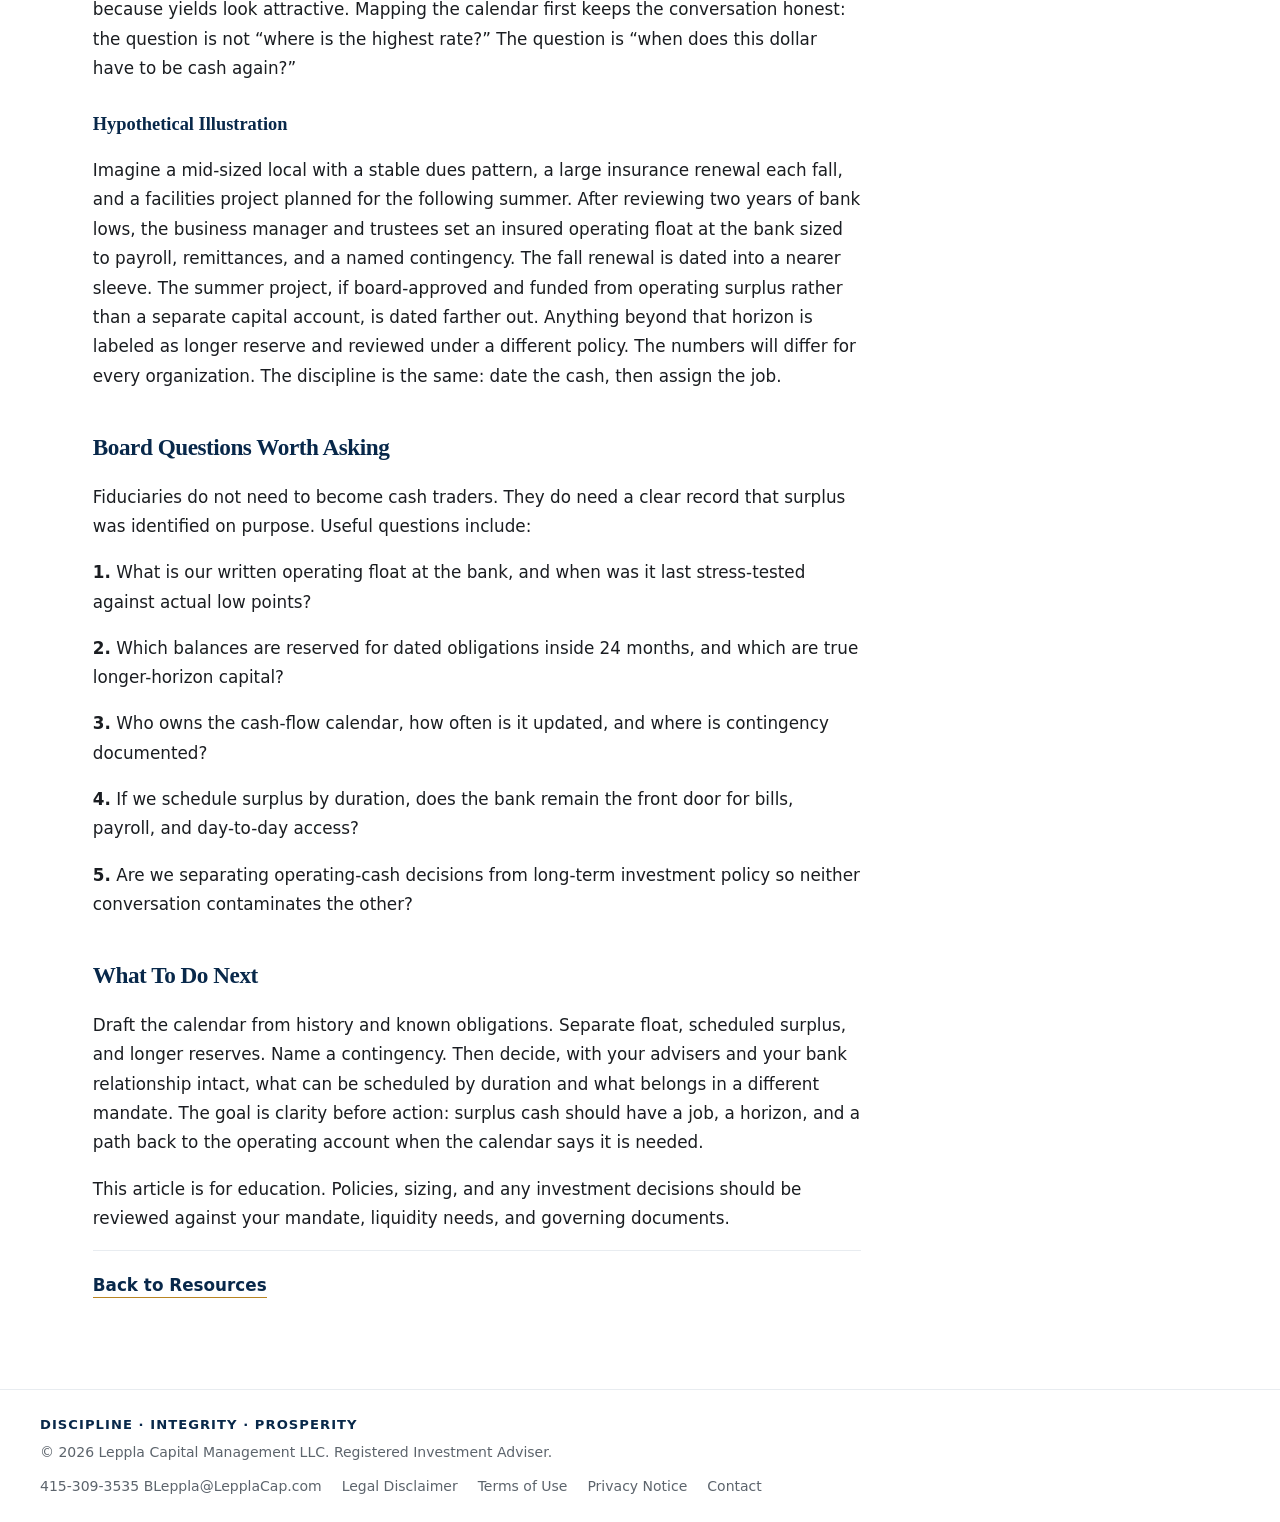
<file: articles/mapping-cash-flow-calendar.html>
<!DOCTYPE html>
<html lang="en">
  <head>
    <meta charset="utf-8" />
    <meta name="viewport" content="width=device-width, initial-scale=1" />
    <title>How To Map Your Cash-Flow Calendar | Leppla Capital</title>
    <meta
      name="description"
      content="A fiduciary guide to mapping operating needs, seasons, and surplus before scheduling idle cash by duration."
    />
    <link rel="stylesheet" href="../css/styles.css" />
    <link rel="icon" href="../assets/logo-mark.svg" type="image/svg+xml" />
  </head>
  <body>
    <a class="skip-link" href="#main">Skip to content</a>
    <header class="site-header">
      <div class="container header-inner">
        <a class="brand" href="../index.html" aria-label="Leppla Capital Management home">
          <img src="../assets/logo-horizontal.svg" alt="Leppla Capital Management" width="440" height="82" />
        </a>
        <button class="menu-toggle" type="button" aria-label="Toggle menu" aria-expanded="false" aria-controls="site-nav">
          <span></span><span></span><span></span>
        </button>
        <nav class="site-nav" id="site-nav" aria-label="Primary">
          <a href="../about.html">About</a>
          <a href="../layered-cash-management.html">Layered Cash Management</a>
          <a href="../securities-investment-pyramid.html">Securities Investment Pyramid™</a>
          <a href="../resources.html" aria-current="page">Resources</a>
          <a class="nav-cta" href="../contact.html">Contact</a>
        </nav>
      </div>
    </header>

    <main id="main">
      <header class="article-hero">
        <div class="container">
          <p class="kicker kicker-dark">Cash Flow</p>
          <h1>How To Map Your Cash-Flow Calendar</h1>
          <p class="page-lede">
            Before anyone talks about yield, write down when money comes in and when it must go out.
            That calendar is the foundation of disciplined cash management, and it keeps your bank as
            the front door for operating funds.
          </p>
          <p class="article-meta"><span>9 min read</span><span>Educational</span></p>
        </div>
      </header>

      <section class="article-body">
        <div class="container blog-layout">
          <article class="blog-main article-prose">
          <p>
            Most trustees, business managers, CFOs, and board treasurers already know their big bills.
            Payroll, rent, insurance, benefit remittances, grant cycles, capital projects, and seasonal
            spikes are familiar. What is often missing is a single written calendar that turns that
            knowledge into clear cash buckets: what must stay ready at the bank, what can be scheduled
            by duration, and what is true longer-horizon reserve.
          </p>
          <p>
            This guide is educational. It is not advice for any specific organization, and it does not
            promise returns. It is a practical way to ask better questions before surplus cash is moved
            anywhere.
          </p>

          <h2>Start With History, Not A Spreadsheet Fantasy</h2>
          <p>
            Pull the last 12 to 24 months of bank activity if you can. Mark the low points, not only
            the averages. Averages hide stress. Low points tell you how much must stay ready for
            operations when timing is tight: delayed receivables, a dues shortfall, a grant that lands
            late, or a vendor who invoices earlier than expected.
          </p>
          <p>
            Look for patterns, not perfection. Local unions often see dues and remittance rhythms that
            cluster around payroll cycles and benefit due dates. Foundations and endowments may have
            grant windows, board-approved distributions, and fundraising seasons. Businesses may carry
            inventory builds, tax payments, insurance renewals, and customer payment lags. The calendar
            is your organization’s story in cash form.
          </p>
          <h3>What History Will Not Tell You Alone</h3>
          <p>
            History is the floor, not the ceiling. Add known forward obligations the past year may not
            fully show: a planned capital project, a contract renewal, a conference year, a benefit
            rate change, or a contingency the board expects you to keep available. Write those dates
            next to the historical pattern so the map covers both what happened and what is already
            committed.
          </p>

          <h2>List What You Know Is Coming</h2>
          <p>
            Build a plain list for the next year, then stretch it to 24 months where you can. Include
            contracts, insurance renewals, payroll and benefits, rent or facilities, legal and audit
            cycles, capital spends, and any board-mandated reserves. For each item, note the amount
            band if exact dollars are uncertain, the timing window, and whether the obligation is
            fixed, seasonal, or contingent.
          </p>
          <p>
            Contingency belongs on the calendar as a deliberate line, not as an unspoken cushion that
            quietly inflates every operating balance. Boards that name a contingency amount and a
            review date make better surplus decisions than boards that treat every extra dollar as if
            it might be needed tomorrow.
          </p>

          <h2>Separate Operating Float, Scheduled Surplus, And Longer Reserves</h2>
          <p>
            Once the calendar exists, sort balances into three jobs. Mixing them is how organizations
            either leave too much idle in the operating account or lock up money they actually need.
          </p>
          <p>
            <strong>Operating float</strong> is the cash that must be ready at the bank for near-term
            bills, surprises, and the ordinary friction of timing. Your bank remains the front door.
            That float is not a performance vehicle. It is working capital with a job.
          </p>
          <p>
            <strong>Scheduled surplus</strong> is money above the operating floor that still has a
            known or reasonably expected use inside roughly the next two years. It can often be
            matched to duration so liquidity shows up when the calendar says it is needed, without
            treating every dollar as overnight cash.
          </p>
          <p>
            <strong>Longer reserves</strong> are capital with a multi-year or strategic job: true
            endowment-style reserves, capital set aside beyond the operating horizon, or surplus with
            no near-term claim. That capital may belong in a different mandate entirely. Do not force
            it into an operating-cash conversation just because it currently sits in the same bank
            account.
          </p>
          <div class="callout">
            <p>
              If a balance has sat above your operating floor for months with no planned use, it may
              be idle cash. That does not mean it should take market risk. It means it deserves a
              written job and a horizon.
            </p>
          </div>

          <h2>Read The Seasons, Then Stress The Calendar</h2>
          <p>
            Seasonal patterns matter as much as annual totals. A foundation that pays most grants in
            two windows each year needs liquidity concentrated before those windows, not smoothed into
            a flat monthly average. A local union with heavy remittance months needs the operating
            account ready for those peaks. A business with a slow receivables quarter needs float sized
            to the trough, not to the best month of the year.
          </p>
          <p>
            After you map the seasons, ask what happens if timing slips by 30 to 60 days. That stress
            question often reveals whether the “surplus” is real or only temporary. Cash that looks
            idle in March may be spoken for by June. Cash that looks tight in one month may still have
            a scheduled surplus two quarters out once the obligations are dated.
          </p>

          <h2>How The Calendar Maps To Duration Sleeves</h2>
          <p>
            Layered Cash Management starts with this map. The bank stays the operating foundation.
            Surplus operating cash that still has a job can then be scheduled by duration so liquidity
            is available when bills come due. In that framework, sleeves are read from the bottom up:
          </p>
          <p>
            <strong>L1 (Next Month)</strong> supports near-term needs that sit just beyond the daily
            bank float. <strong>L2 (Next Quarter)</strong> covers obligations inside roughly the next
            ninety days, such as insurance renewals, seasonal costs, and planned payables.
            <strong>L3 (Next Year)</strong> holds the twelve-month sleeve for known annual needs.
            <strong>L4 (Two Year)</strong> covers the outer edge of an operating-cash horizon for
            money that still has a job inside about two years.
          </p>
          <p>
            Duration decides the layer. A dollar needed next month cannot sit in a longer sleeve just
            because yields look attractive. Mapping the calendar first keeps the conversation honest:
            the question is not “where is the highest rate?” The question is “when does this dollar
            have to be cash again?”
          </p>
          <h3>Hypothetical Illustration</h3>
          <p>
            Imagine a mid-sized local with a stable dues pattern, a large insurance renewal each fall,
            and a facilities project planned for the following summer. After reviewing two years of
            bank lows, the business manager and trustees set an insured operating float at the bank
            sized to payroll, remittances, and a named contingency. The fall renewal is dated into a
            nearer sleeve. The summer project, if board-approved and funded from operating surplus
            rather than a separate capital account, is dated farther out. Anything beyond that horizon
            is labeled as longer reserve and reviewed under a different policy. The numbers will differ
            for every organization. The discipline is the same: date the cash, then assign the job.
          </p>

          <h2>Board Questions Worth Asking</h2>
          <p>
            Fiduciaries do not need to become cash traders. They do need a clear record that surplus
            was identified on purpose. Useful questions include:
          </p>
          <p>
            <strong>1.</strong> What is our written operating float at the bank, and when was it last
            stress-tested against actual low points?
          </p>
          <p>
            <strong>2.</strong> Which balances are reserved for dated obligations inside 24 months,
            and which are true longer-horizon capital?
          </p>
          <p>
            <strong>3.</strong> Who owns the cash-flow calendar, how often is it updated, and where is
            contingency documented?
          </p>
          <p>
            <strong>4.</strong> If we schedule surplus by duration, does the bank remain the front
            door for bills, payroll, and day-to-day access?
          </p>
          <p>
            <strong>5.</strong> Are we separating operating-cash decisions from long-term investment
            policy so neither conversation contaminates the other?
          </p>

          <h2>What To Do Next</h2>
          <p>
            Draft the calendar from history and known obligations. Separate float, scheduled surplus,
            and longer reserves. Name a contingency. Then decide, with your advisers and your bank
            relationship intact, what can be scheduled by duration and what belongs in a different
            mandate. The goal is clarity before action: surplus cash should have a job, a horizon, and
            a path back to the operating account when the calendar says it is needed.
          </p>
          <p>
            This article is for education. Policies, sizing, and any investment decisions should be
            reviewed against your mandate, liquidity needs, and governing documents.
          </p>
          <p class="article-back"><a class="text-link" href="../resources.html">Back to Resources</a></p>
          </article>
          <aside class="blog-sidebar" aria-label="Article sidebar">
            <div class="sidebar-card">
              <h3>Related Guides</h3>
              <ul class="sidebar-links">
                <li>
                  <a href="idle-cash-opportunity-cost.html">The Quiet Cost Of Idle Operating Cash</a>
                  <span>Idle balances vs true reserves</span>
                </li>
                <li>
                  <a href="fixed-fees-plain-english.html">Fixed Fees In Plain English</a>
                  <span>Basis points, drag, and locks</span>
                </li>
                <li>
                  <a href="fiduciary-vs-brokerage.html">Fiduciary Vs Brokerage</a>
                  <span>Duty of loyalty vs product sales</span>
                </li>
                <li>
                  <a href="risk-tolerance-institutions.html">Understanding Your Organization's Risk Profile</a>
                  <span>Seven profiles for the Pyramid™</span>
                </li>
              </ul>
            </div>
            <div class="sidebar-card">
              <h3>Our Structures</h3>
              <ul class="sidebar-links">
                <li>
                  <a href="../layered-cash-management.html">Layered Cash Management</a>
                  <span>25 bp · operating cash by duration</span>
                </li>
                <li>
                  <a href="../securities-investment-pyramid.html">Securities Investment Pyramid™</a>
                  <span>75 bp · longer reserves by risk</span>
                </li>
              </ul>
            </div>
            <div class="sidebar-card sidebar-card-accent">
              <h3>About These Guides</h3>
              <p>Educational pieces for fiduciaries and decision-makers. They explain how we think about cash, fees, and risk. They are not personalized advice.</p>
              <p class="sidebar-firm">Leppla Capital Management · RIA</p>
            </div>
            <div class="sidebar-card sidebar-cta">
              <h3>Let's Discuss</h3>
              <p>Questions about cash flows, reserves, or fees. A conversation is not a commitment.</p>
              <a class="btn btn-primary" href="../contact.html">Contact</a>
            </div>
            <div class="sidebar-card">
              <h3>More Resources</h3>
              <ul class="sidebar-links">
                <li><a href="../resources.html">All Guides</a></li>
                <li><a href="../about.html">About The Firm</a></li>
              </ul>
            </div>
          </aside>
        </div>
      </section>
    </main>

    <footer class="site-footer">
      <div class="container footer-inner">
        <div class="footer-brand-block">
          <p class="footer-tagline">Discipline · Integrity · Prosperity</p>
          <p>© 2026 Leppla Capital Management LLC. Registered Investment Adviser.</p>
        </div>
        <div class="footer-links">
          415-309-3535
          BLeppla@LepplaCap.com
          <a href="../disclosures.html">Legal Disclaimer</a>
          <a href="../terms-of-use.html">Terms of Use</a>
          <a href="../privacy-policy.html">Privacy Notice</a>
          <a href="../contact.html">Contact</a>
        </div>
      </div>
    </footer>
    <script src="../js/main.js"></script>
  </body>
</html>
</file>
<file: css/styles.css>
/* Leppla Capital — clean scaffold */

:root {
  --navy: #08284a;
  --ink: #1a1d21;
  --muted: #5c646c;
  --line: #e8ecf0;
  --paper: #faf8f4;
  --white: #ffffff;
  --gold: #b98421;
  --gold-hover: #a0721c;
  --font-sans: "Segoe UI", system-ui, -apple-system, sans-serif;
  --font-display: Georgia, "Times New Roman", Times, serif;
  --header-h: 108px;
  --max: 1280px;
  --gutter: clamp(1.25rem, 4vw, 2.5rem);
}

*,
*::before,
*::after {
  box-sizing: border-box;
}

html {
  -webkit-text-size-adjust: 100%;
}

body {
  margin: 0;
  min-height: 100vh;
  display: flex;
  flex-direction: column;
  color: var(--ink);
  background: var(--white);
  font-family: var(--font-sans);
  font-size: 17px;
  line-height: 1.6;
  -webkit-font-smoothing: antialiased;
}

img {
  display: block;
  max-width: 100%;
  height: auto;
}

a {
  color: inherit;
  text-decoration: none;
}

.skip-link {
  position: absolute;
  left: -9999px;
  top: 0;
  z-index: 1000;
  padding: 0.75rem 1rem;
  background: var(--navy);
  color: #fff;
}

.skip-link:focus {
  left: 1rem;
  top: 1rem;
}

.container {
  width: min(100% - var(--gutter) * 2, var(--max));
  margin-inline: auto;
}

/* Header */
.site-header {
  position: sticky;
  top: 0;
  z-index: 100;
  background: var(--white);
  border-bottom: 1px solid var(--line);
}

.header-inner {
  display: flex;
  align-items: center;
  justify-content: space-between;
  min-height: var(--header-h);
  gap: 1.5rem;
}

.brand {
  display: inline-flex;
  align-items: center;
  gap: 0.75rem;
  flex-shrink: 0;
}

.brand img {
  height: 80px;
  width: auto;
}

.menu-toggle {
  display: none;
  flex-direction: column;
  justify-content: center;
  gap: 5px;
  width: 44px;
  height: 44px;
  padding: 0;
  border: 0;
  background: transparent;
  cursor: pointer;
}

.menu-toggle span {
  display: block;
  width: 22px;
  height: 2px;
  margin-inline: auto;
  background: var(--navy);
}

.site-nav {
  display: flex;
  align-items: center;
  flex-wrap: wrap;
  justify-content: flex-end;
  gap: 0.25rem 1.1rem;
}

.site-nav a {
  font-size: 0.88rem;
  font-weight: 500;
  color: var(--navy);
  padding: 0.35rem 0;
  border-bottom: 2px solid transparent;
  white-space: nowrap;
}

.site-nav a:hover,
.site-nav a[aria-current="page"] {
  color: var(--gold);
  border-bottom-color: var(--gold);
}

.site-nav .nav-cta {
  padding: 0.55rem 1.15rem;
  border-radius: 999px;
  border-bottom: none;
  background: var(--gold);
  color: var(--white);
  font-weight: 600;
}

.site-nav .nav-cta:hover,
.site-nav .nav-cta[aria-current="page"] {
  background: var(--gold-hover);
  color: var(--white);
  border-bottom-color: transparent;
}

/* Main */
main {
  flex: 1;
}

/* Homepage hero — skyline + direct copy */
.hero {
  position: relative;
  padding: clamp(4.5rem, 12vw, 7.5rem) 0 clamp(4rem, 10vw, 6.5rem);
  min-height: min(72vh, 620px);
  display: flex;
  align-items: center;
  overflow: hidden;
  color: var(--white);
  background-color: #051c35;
  background-image:
    linear-gradient(
      105deg,
      rgba(5, 28, 53, 0.92) 0%,
      rgba(8, 40, 74, 0.78) 45%,
      rgba(8, 40, 74, 0.52) 100%
    ),
    url("../assets/sf-skyline-hero.jpg");
  background-size: cover;
  background-position: center 40%;
}

.hero-inner {
  position: relative;
  z-index: 1;
  max-width: 100%;
  text-align: center;
}

.kicker {
  margin: 0 0 1rem;
  font-size: clamp(0.95rem, 1.5vw, 1.1rem);
  font-weight: 700;
  letter-spacing: 0.12em;
  text-transform: uppercase;
  color: #e8d7ae;
}

.hero h1 {
  margin: 0 0 1.25rem;
  font-family: var(--font-display);
  font-size: clamp(1.85rem, 3.4vw, 2.55rem);
  font-weight: 600;
  line-height: 1.2;
  letter-spacing: -0.02em;
  color: var(--white);
}

.hero-title-line {
  display: block;
}

@media (min-width: 900px) {
  .hero-title-line {
    white-space: nowrap;
  }
}

.hero-lede {
  margin: 0 auto 1.5rem;
  max-width: 56rem;
  font-size: 1.05rem;
  line-height: 1.7;
  color: rgba(255, 255, 255, 0.88);
  text-align: justify;
  text-align-last: left;
  hyphens: auto;
  -webkit-hyphens: auto;
  word-spacing: normal;
}

.hero-lede p {
  margin: 0 0 1rem;
  text-align: justify;
  text-align-last: left;
}

.hero-lede p:last-child {
  margin-bottom: 0;
}

.hero-lede a {
  color: var(--gold);
  text-decoration: underline;
  text-underline-offset: 0.15em;
}

.hero-lede a:hover {
  color: var(--white);
}

.hero-motto {
  margin: 0 auto 1.35rem;
  max-width: 50rem;
  font-family: var(--font-display);
  font-size: clamp(0.95rem, 1.6vw, 1.1rem);
  font-weight: 700;
  letter-spacing: 0.06em;
  text-transform: uppercase;
  color: var(--white);
  text-align: center;
}

.hero-fees {
  display: flex;
  flex-wrap: wrap;
  align-items: center;
  justify-content: center;
  gap: 0.35rem 0.65rem;
  margin: 0 auto 2rem;
  padding: 0.9rem 0;
  border-top: 1px solid rgba(255, 255, 255, 0.22);
  border-bottom: 1px solid rgba(255, 255, 255, 0.22);
  font-size: 0.95rem;
  color: rgba(255, 255, 255, 0.92);
  max-width: 40rem;
}

.hero-fees strong {
  color: #fff;
  font-weight: 700;
}

.hero-fees-sep {
  color: rgba(255, 255, 255, 0.55);
}

.hero-actions {
  display: flex;
  flex-wrap: wrap;
  align-items: center;
  justify-content: center;
  gap: 1rem 1.5rem;
}

.btn {
  display: inline-flex;
  align-items: center;
  justify-content: center;
  min-height: 48px;
  padding: 0.7rem 1.4rem;
  border-radius: 999px;
  font-size: 0.92rem;
  font-weight: 600;
  cursor: pointer;
  transition: background 0.15s ease, color 0.15s ease;
}

.btn-primary {
  background: var(--gold);
  color: var(--white);
}

.btn-primary:hover {
  background: var(--gold-hover);
  color: var(--white);
}

.hero .text-link {
  font-weight: 600;
  color: var(--white);
  border-bottom: 1px solid var(--gold);
  padding-bottom: 2px;
}

.hero .text-link:hover {
  color: #e8d7ae;
}

.text-link {
  font-weight: 600;
  color: var(--navy);
  border-bottom: 1px solid var(--gold);
  padding-bottom: 2px;
}

.text-link:hover {
  color: var(--gold);
}

/* Sections below hero */
.section {
  padding: clamp(3.5rem, 8vw, 5.5rem) 0;
}

.firm-intro {
  display: grid;
  grid-template-columns: minmax(0, 1.35fr) minmax(260px, 0.9fr);
  gap: clamp(2rem, 4vw, 3.25rem);
  align-items: stretch;
  max-width: none;
  text-align: left;
}

.firm-intro-main h2,
.firm-intro-title {
  margin: 0 0 1rem;
  font-family: var(--font-display);
  font-size: clamp(1.85rem, 3.2vw, 2.55rem);
  font-weight: 600;
  color: var(--navy);
  letter-spacing: -0.02em;
  max-width: none;
}

.firm-intro-title-line {
  display: block;
}

.firm-intro-lede {
  margin: 0 0 1.15rem;
  font-size: 1.12rem;
  line-height: 1.65;
  color: var(--ink);
}

.firm-motto {
  margin: 0 0 1.35rem !important;
  padding: 0.85rem 0;
  border-top: 1px solid var(--line);
  border-bottom: 1px solid var(--line);
  font-family: var(--font-display);
  font-size: 1.15rem;
  font-weight: 700;
  letter-spacing: 0.06em;
  text-transform: uppercase;
  color: var(--navy) !important;
}

.firm-intro-main p {
  margin: 0 0 1.1rem;
  font-size: 1.02rem;
  line-height: 1.7;
  color: var(--muted);
}

.firm-intro-main > .kicker {
  margin: 0 0 1rem;
  font-size: clamp(0.95rem, 1.5vw, 1.1rem);
  font-weight: 700;
  letter-spacing: 0.12em;
  text-transform: uppercase;
  line-height: 1.3;
  color: var(--gold);
}

.firm-intro-links {
  display: flex;
  flex-wrap: wrap;
  align-items: center;
  gap: 1rem 1.5rem;
  margin-top: 1.75rem !important;
}

.firm-intro-aside {
  position: relative;
  display: grid;
  grid-template-rows: repeat(5, minmax(0, 1fr));
  gap: 0;
  min-height: 100%;
  padding: 0.35rem 0 0.35rem 1.35rem;
  background: var(--white);
  border: 1px solid var(--line);
  border-radius: 4px;
}

.firm-intro-aside::before {
  content: "";
  position: absolute;
  left: 1.35rem;
  top: 1.35rem;
  bottom: 1.35rem;
  width: 2px;
  background: linear-gradient(180deg, var(--navy) 0%, var(--gold) 100%);
  border-radius: 999px;
}

.firm-milestone {
  position: relative;
  display: flex;
  flex-direction: column;
  justify-content: center;
  padding: 1.15rem 1.15rem 1.15rem 1.65rem;
  border: 0;
  border-radius: 0;
  background: transparent;
}

.firm-milestone + .firm-milestone {
  border-top: 1px solid var(--line);
}

.firm-milestone::before {
  content: "";
  position: absolute;
  left: -0.28rem;
  top: 50%;
  width: 0.7rem;
  height: 0.7rem;
  border-radius: 50%;
  background: var(--navy);
  border: 2px solid var(--white);
  box-shadow: 0 0 0 2px var(--navy);
  transform: translateY(-50%);
}

.firm-milestone-accent::before {
  background: var(--gold);
  box-shadow: 0 0 0 2px var(--gold);
}

.firm-milestone-accent {
  background: #fffdf8;
}

.firm-milestone-year {
  display: block;
  margin-bottom: 0.4rem;
  font-family: var(--font-display);
  font-size: 1.45rem;
  font-weight: 700;
  color: var(--navy);
  line-height: 1;
}

.firm-milestone p {
  margin: 0;
  font-size: 0.95rem;
  line-height: 1.5;
  color: var(--muted);
}

@media (max-width: 800px) {
  .firm-intro {
    grid-template-columns: 1fr;
  }

  .firm-intro-main h2 {
    max-width: none;
  }

  .firm-intro-aside {
    grid-template-rows: none;
    min-height: 0;
  }
}

.section-paper {
  background: var(--paper);
}

.section-intro {
  max-width: 36rem;
  margin-bottom: clamp(2rem, 4vw, 2.75rem);
}

.section-intro-center {
  margin-inline: auto;
  text-align: center;
}

.section-intro-center .section-lede {
  margin-inline: auto;
}

#clients .section-intro {
  max-width: 52rem;
}

#clients .section-lede {
  text-align: justify;
}

.kicker-dark {
  color: var(--gold);
}

.section-intro h2 {
  margin: 0 0 0.75rem;
  font-family: var(--font-display);
  font-size: clamp(1.75rem, 3vw, 2.35rem);
  font-weight: 600;
  color: var(--navy);
  letter-spacing: -0.02em;
}

.title-nowrap {
  white-space: nowrap;
  font-size: clamp(1.35rem, 3.2vw, 2.35rem);
}

.section-lede {
  margin: 0;
  color: var(--muted);
  font-size: 1.05rem;
  line-height: 1.65;
}

.system-combo {
  margin: 0 0 2.75rem;
  width: 100%;
  padding: 0;
}

.system-combo-kicker {
  margin: 0 0 1.25rem;
  text-align: center;
  font-size: 0.78rem;
  font-weight: 700;
  letter-spacing: 0.12em;
  text-transform: uppercase;
  color: var(--gold);
}

/* Mega-pyramid stage: top structures + connector arrows + bank base */
.system-combo-stage {
  position: relative;
  display: grid;
  grid-template-columns: minmax(0, 1fr) 5.5rem minmax(0, 1fr);
  grid-template-rows: auto 4.5rem auto;
  column-gap: 1.25rem;
  width: 100%;
  align-items: start;
}

.system-combo-panel {
  margin: 0;
  width: 100%;
  max-width: 32rem;
  display: flex;
  flex-direction: column;
  grid-row: 1;
}

.system-combo-panel-left {
  grid-column: 1;
  justify-self: start;
}

.system-combo-panel-right {
  grid-column: 3;
  justify-self: end;
}

.system-combo-panel figcaption {
  display: flex;
  align-items: center;
  justify-content: center;
  width: 100%;
  min-height: 2.75rem;
  margin: 0;
  padding: 0 0.5rem 0.75rem;
  font-size: 0.95rem;
  font-weight: 700;
  line-height: 1.3;
  color: var(--navy);
  text-align: center;
}

/* Optical center over drawn content (Cash sits right of its axis; Pyramid left of its axis) */
.system-combo-panel-left figcaption {
  padding-left: 12%;
}

.system-combo-panel-right figcaption {
  padding-right: 12%;
}

.system-combo-panel img {
  display: block;
  width: 100%;
  height: auto;
  aspect-ratio: 520 / 380;
  object-fit: contain;
  object-position: center center;
}

.system-combo-between {
  grid-column: 2;
  grid-row: 1;
  align-self: center;
  display: flex;
  flex-direction: column;
  align-items: center;
  justify-content: center;
  gap: 0.25rem;
  color: var(--gold);
  font-weight: 700;
}

.system-combo-between span {
  font-size: 3.5rem;
  line-height: 1;
}

.system-combo-between small {
  font-family: "Segoe UI", Arial, sans-serif;
  font-size: 15px;
  font-weight: 700;
  letter-spacing: normal;
  text-transform: none;
  color: #000000;
  line-height: 1.2;
}

.system-combo-uplinks {
  grid-column: 1 / -1;
  grid-row: 2;
  display: grid;
  grid-template-columns: minmax(0, 1fr) 5.5rem minmax(0, 1fr);
  column-gap: 1.25rem;
  align-items: center;
  pointer-events: none;
}

.system-combo-uplink {
  display: inline-block;
  color: var(--gold);
  font-size: 3.5rem;
  font-weight: 700;
  line-height: 1;
  text-align: center;
}

.system-combo-uplink-left {
  grid-column: 1;
  transform: rotate(55deg);
}

.system-combo-uplink-right {
  grid-column: 3;
  transform: rotate(-55deg);
}

.system-combo-bank {
  grid-column: 1 / -1;
  grid-row: 3;
  justify-self: center;
  z-index: 1;
  margin: 0;
  padding: 1.15rem 1.5rem;
  background: var(--gold);
  border-radius: 4px;
  text-align: center;
  width: min(100%, 36rem);
}

.system-combo-bank h3 {
  margin: 0 0 0.25rem;
  font-family: var(--font-display);
  font-size: 1.45rem;
  color: var(--navy);
}

.system-combo-bank p {
  margin: 0;
  color: #3a2a10;
  font-size: 0.95rem;
  line-height: 1.4;
}

.system-combo-bank p:nth-of-type(1) {
  font-weight: 700;
  margin-bottom: 0.3rem;
}

.system-combo-note {
  margin: 1.15rem 0 1.75rem;
  text-align: center;
  font-family: "Segoe UI", Arial, sans-serif;
  font-size: 15px;
  font-weight: 700;
  line-height: 1.35;
  color: #000000;
}

.system-desc-grid {
  display: grid;
  grid-template-columns: repeat(3, minmax(0, 1fr));
  grid-template-rows: auto auto auto auto auto auto auto;
  column-gap: 1.25rem;
  row-gap: 0;
  align-items: stretch;
}

.system-desc {
  display: grid;
  grid-template-rows: subgrid;
  grid-row: span 7;
  background: var(--white);
  border: 1px solid var(--line);
  border-top: 3px solid var(--navy);
  border-radius: 4px;
  padding: 1.25rem 1.15rem 1.35rem;
}

.system-desc-bank {
  border-top-color: var(--gold);
}

.system-desc .compare-fee {
  align-self: end;
}

.system-desc h3 {
  margin: 0.25rem 0 0.85rem;
  font-family: var(--font-display);
  font-size: 1.25rem;
  font-weight: 600;
  color: var(--navy);
}

.system-desc .system-desc-heading {
  text-align: center;
  width: 100%;
}

.system-desc .system-desc-fee-empty {
  visibility: hidden;
}

.system-desc .compare-rows {
  display: contents;
  margin: 0;
  padding: 0;
}

.system-desc .compare-rows > div {
  display: grid;
  grid-template-columns: 6.5rem 1fr;
  gap: 1rem;
  align-content: start;
  padding: 0.7rem 0;
  border-bottom: 1px solid var(--line);
  background: transparent;
}

.system-desc .compare-rows > div:last-child {
  border-bottom: 0;
}

.system-desc .text-link,
.system-desc .system-desc-link-slot {
  display: inline-block;
  margin-top: 0.85rem;
  align-self: start;
}

.system-desc .system-desc-link-slot {
  visibility: hidden;
  pointer-events: none;
  min-height: 1.5rem;
}

@media (max-width: 900px) {
  .system-desc-grid {
    grid-template-columns: 1fr;
    grid-template-rows: none;
  }

  .system-desc {
    display: block;
    grid-row: auto;
  }

  .system-desc .compare-rows {
    display: block;
  }

  .system-desc .system-desc-link-slot {
    display: none;
  }
}

@media (max-width: 800px) {
  .system-combo-stage {
    grid-template-columns: 1fr;
    grid-template-rows: auto auto auto auto auto;
    row-gap: 0.75rem;
  }

  .system-combo-panel-left,
  .system-combo-panel-right,
  .system-combo-between,
  .system-combo-uplinks,
  .system-combo-bank {
    grid-column: 1;
    justify-self: stretch;
    max-width: none;
  }

  .system-combo-panel-left { grid-row: 1; }
  .system-combo-between { grid-row: 2; flex-direction: row; gap: 0.5rem; }
  .system-combo-panel-right { grid-row: 3; }
  .system-combo-uplinks {
    grid-row: 4;
    grid-template-columns: 1fr 1fr;
    column-gap: 0.75rem;
  }
  .system-combo-uplink-left { grid-column: 1; }
  .system-combo-uplink-right { grid-column: 2; }
  .system-combo-bank { grid-row: 5; width: min(100%, 28rem); justify-self: center; }
}

.compare-grid {
  display: grid;
  grid-template-columns: 1fr 1fr;
  grid-template-rows: auto auto repeat(5, auto);
  column-gap: 1.5rem;
  row-gap: 0;
  align-items: stretch;
}

.compare-card {
  display: grid;
  grid-template-rows: subgrid;
  grid-row: span 7;
  background: var(--white);
  border: 1px solid var(--line);
  border-radius: 4px;
  overflow: hidden;
}

.compare-card-accent {
  border-top: 3px solid var(--gold);
}

.compare-card:not(.compare-card-accent) {
  border-top: 3px solid var(--navy);
}

.compare-card-head {
  padding: 1.5rem 1.5rem 1.15rem;
  background: var(--paper);
  border-bottom: 1px solid var(--line);
}

.compare-fee {
  margin: 0 0 0.5rem;
  font-size: 0.78rem;
  font-weight: 700;
  letter-spacing: 0.08em;
  text-transform: uppercase;
  color: var(--gold);
}

.compare-card-head h3 {
  margin: 0;
  font-family: var(--font-display);
  font-size: clamp(1.35rem, 2.2vw, 1.6rem);
  font-weight: 600;
  color: var(--navy);
  line-height: 1.25;
}

.compare-figure {
  margin: 0;
  padding: 0;
  background: var(--paper);
  border-bottom: 1px solid var(--line);
  aspect-ratio: 520 / 380;
  overflow: hidden;
}

.compare-figure img {
  display: block;
  width: 100%;
  height: 100%;
  object-fit: fill;
}

.compare-rows {
  display: contents;
  margin: 0;
  padding: 0;
}

.compare-rows > div {
  display: grid;
  grid-template-columns: 7.5rem 1fr;
  gap: 1rem;
  align-content: start;
  padding: 1rem 1.5rem;
  border-bottom: 1px solid var(--line);
  background: var(--white);
}

.compare-rows > div:last-child {
  border-bottom: 0;
}

.compare-rows dt {
  margin: 0;
  font-size: 0.78rem;
  font-weight: 700;
  letter-spacing: 0.06em;
  text-transform: uppercase;
  color: var(--muted);
  padding-top: 0.15rem;
}

.compare-rows dd {
  margin: 0;
  color: var(--ink);
  font-size: 0.98rem;
  line-height: 1.55;
}

.compare-note {
  margin: 1.75rem 0 0;
  text-align: center;
  color: var(--muted);
  font-size: 0.98rem;
}

.audience-row {
  list-style: none;
  margin: 0;
  padding: 0;
  display: grid;
  grid-template-columns: repeat(7, minmax(0, 1fr));
  gap: 0.75rem;
  align-items: stretch;
}

.audience-card {
  background: var(--white);
  border: 1px solid var(--line);
  border-top: 3px solid var(--navy);
  border-radius: 4px;
  padding: 1rem 0.85rem;
  text-align: center;
}

.audience-card h3 {
  margin: 0 0 0.45rem;
  font-family: var(--font-display);
  font-size: 1.05rem;
  font-weight: 600;
  color: var(--navy);
  line-height: 1.25;
}

.audience-card p {
  margin: 0;
  font-size: 0.82rem;
  line-height: 1.45;
  color: var(--muted);
}

@media (max-width: 1100px) {
  .audience-row {
    grid-template-columns: repeat(4, minmax(0, 1fr));
  }
}

@media (max-width: 800px) {
  .audience-row {
    grid-template-columns: repeat(2, minmax(0, 1fr));
  }
}

@media (max-width: 520px) {
  .audience-row {
    grid-template-columns: 1fr;
  }
}

/* Combined clients + engagement */
.clients-cred {
  margin: 1rem 0 0;
  font-size: clamp(0.95rem, 1.5vw, 1.1rem);
  font-weight: 700;
  letter-spacing: 0.12em;
  text-transform: uppercase;
  color: var(--gold);
  white-space: nowrap;
}

.section-intro-center .clients-cred {
  text-align: center;
}

@media (max-width: 720px) {
  .clients-cred {
    white-space: normal;
    font-size: 0.85rem;
    letter-spacing: 0.08em;
  }
}

.clients-engage {
  display: grid;
  grid-template-columns: 1fr 1fr;
  gap: clamp(2.5rem, 8vw, 6rem);
  align-items: stretch;
  margin-top: clamp(1.75rem, 3vw, 2.5rem);
  width: 100%;
}

.clients-process {
  display: flex;
  flex-direction: column;
  height: 100%;
}

.clients-audiences h3,
.clients-process h3 {
  margin: 0 0 1rem;
  font-family: var(--font-display);
  font-size: 1.2rem;
  font-weight: 600;
  color: var(--navy);
  text-align: center;
}

.audience-compact {
  list-style: none;
  margin: 0;
  padding: 0;
  border-top: 1px solid var(--line);
  text-align: center;
}

.audience-compact li {
  padding: 0.75rem 0;
  border-bottom: 1px solid var(--line);
}

.audience-compact strong {
  font-family: var(--font-display);
  font-size: 1rem;
  font-weight: 600;
  color: var(--navy);
}

.process-steps-compact {
  max-width: none;
  flex: 1;
  height: 100%;
  align-content: space-between;
}

.process-steps-compact li {
  padding: 1.75rem 0;
}

.clients-process .clients-process-note {
  margin-top: auto;
  padding-top: 1.25rem;
}

.process-steps h4,
.process-steps-compact h4 {
  margin: 0.15rem 0 0.35rem;
  font-family: var(--font-display);
  font-size: 1.1rem;
  font-weight: 600;
  color: var(--navy);
}

.clients-process-note {
  margin: 1rem 0 0;
  font-size: 0.95rem;
  color: var(--muted);
}

@media (max-width: 800px) {
  .clients-engage {
    grid-template-columns: 1fr;
    gap: 2rem;
  }

  .clients-process {
    height: auto;
  }

  .process-steps-compact {
    height: auto;
    align-content: start;
  }

  .process-steps-compact li {
    padding: 1rem 0;
  }

  .clients-process .clients-process-note {
    margin-top: 1rem;
    padding-top: 0;
  }

}

.section-tight {
  padding-top: 1.75rem;
  padding-bottom: 1.75rem;
}

.process-steps {
  list-style: none;
  margin: 0;
  padding: 0;
  max-width: 40rem;
  display: grid;
  gap: 0;
}

.process-steps li {
  display: grid;
  grid-template-columns: 2.5rem 1fr;
  gap: 1.15rem;
  padding: 1.35rem 0;
  border-bottom: 1px solid var(--line);
}

.process-steps li:last-child {
  border-bottom: 0;
}

.process-num {
  display: flex;
  align-items: center;
  justify-content: center;
  width: 2.5rem;
  height: 2.5rem;
  border-radius: 50%;
  background: var(--navy);
  color: #fff;
  font-size: 0.85rem;
  font-weight: 700;
  line-height: 1;
}

.process-steps h3 {
  margin: 0.15rem 0 0.35rem;
  font-family: var(--font-display);
  font-size: 1.25rem;
  font-weight: 600;
  color: var(--navy);
}

.process-steps p {
  margin: 0;
  color: var(--muted);
  font-size: 0.98rem;
}

.cred-bar {
  list-style: none;
  margin: 0;
  padding: 1rem 0;
  display: flex;
  flex-wrap: wrap;
  justify-content: center;
  gap: 0.65rem 0;
  border-top: 1px solid var(--line);
  border-bottom: 1px solid var(--line);
}

.cred-bar li {
  font-size: 0.78rem;
  font-weight: 700;
  letter-spacing: 0.06em;
  text-transform: uppercase;
  color: var(--muted);
  padding: 0 1.15rem;
  border-right: 1px solid var(--line);
}

.cred-bar li:last-child {
  border-right: 0;
}

@media (max-width: 700px) {
  .cred-bar li {
    border-right: 0;
    width: 100%;
    text-align: center;
    padding: 0.35rem 0;
  }
}

.section-navy {
  background: var(--navy);
  color: var(--white);
}

#consultants.section {
  padding: clamp(2rem, 4vw, 2.75rem) 0;
}

.consultants-band {
  text-align: center;
  max-width: 40rem;
  margin-inline: auto;
}

.consultants-band .kicker {
  margin-bottom: 0.65rem;
}

.consultants-band h2 {
  margin: 0 0 0.85rem;
  font-family: var(--font-display);
  font-size: clamp(1.5rem, 2.5vw, 1.9rem);
  font-weight: 600;
  color: var(--navy);
}

.consultants-band p {
  margin: 0;
  color: var(--muted);
  font-size: 1.02rem;
  line-height: 1.65;
}

.cta-band {
  text-align: center;
  max-width: 40rem;
  margin-inline: auto;
}

.cta-band h2 {
  margin: 0 0 0.75rem;
  font-family: var(--font-display);
  font-size: clamp(1.75rem, 3vw, 2.35rem);
  font-weight: 600;
  color: var(--white);
}

.cta-band p {
  margin: 0 0 1.75rem;
  color: rgba(255, 255, 255, 0.82);
  font-size: 1.05rem;
  line-height: 1.65;
  text-align: justify;
}

.footer-inner {
  display: flex;
  flex-wrap: wrap;
  align-items: flex-start;
  justify-content: space-between;
  gap: 0.75rem 1.5rem;
}

.footer-brand-block {
  display: grid;
  gap: 0.35rem;
}

.footer-tagline {
  margin: 0;
  font-size: 0.82rem;
  font-weight: 700;
  letter-spacing: 0.08em;
  text-transform: uppercase;
  color: var(--navy);
}

.footer-links {
  display: flex;
  flex-wrap: wrap;
  gap: 0.75rem 1.25rem;
}

.footer-links a {
  color: var(--muted);
  font-weight: 500;
}

.footer-links a:hover {
  color: var(--gold);
}

@media (max-width: 800px) {
  .compare-grid {
    grid-template-columns: 1fr;
    grid-template-rows: none;
    row-gap: 1.5rem;
  }

  .compare-card {
    display: flex;
    flex-direction: column;
    grid-row: auto;
  }

  .compare-rows {
    display: block;
  }

  .compare-rows > div {
    grid-template-columns: 1fr;
    gap: 0.35rem;
  }
}

.page-blank {
  padding: clamp(4rem, 12vw, 7rem) 0;
}

.page-blank h1 {
  margin: 0 0 0.75rem;
  font-family: var(--font-display);
  font-size: clamp(1.75rem, 3vw, 2.25rem);
  font-weight: 600;
  color: var(--navy);
  letter-spacing: -0.02em;
}

.page-blank .placeholder {
  margin: 0;
  color: var(--muted);
  font-size: 1rem;
}

.contact-page {
  display: grid;
  gap: clamp(2rem, 4vw, 3rem);
}

.contact-top {
  display: grid;
  grid-template-columns: minmax(220px, 0.9fr) minmax(0, 1.4fr);
  gap: clamp(1.25rem, 3vw, 2rem);
  align-items: start;
}

.contact-page .contact-lede {
  margin: 0 0 1.25rem;
  color: var(--muted);
  font-size: 1.05rem;
  line-height: 1.6;
}

.contact-details {
  list-style: none;
  margin: 0;
  padding: 0;
  display: grid;
  gap: 0.65rem;
}

.contact-details li {
  font-size: 1.15rem;
  font-weight: 600;
  color: var(--navy);
}

.contact-calendar {
  margin-top: 0.25rem;
  padding-top: 1.5rem;
  border-top: 1px solid var(--line);
}

.contact-calendar-head .kicker {
  margin: 0 0 0.35rem;
  color: var(--gold);
}

.contact-calendar-head h2 {
  margin: 0 0 0.5rem;
  font-family: var(--font-display);
  font-size: clamp(1.35rem, 2.4vw, 1.75rem);
  font-weight: 600;
  color: var(--navy);
  letter-spacing: -0.02em;
}

.contact-calendar-note {
  margin: 0 0 1.25rem;
  color: var(--muted);
  font-size: 0.95rem;
}

.calendar-grid {
  display: grid;
  gap: 1rem;
}

.calendar-grid-2026 {
  grid-template-columns: repeat(2, minmax(0, 1fr));
}

.calendar-grid-2027 {
  grid-template-columns: repeat(4, minmax(0, 1fr));
}

@media (max-width: 960px) {
  .contact-top {
    grid-template-columns: 1fr;
  }

  .calendar-grid-2027 {
    grid-template-columns: repeat(2, minmax(0, 1fr));
  }
}

@media (max-width: 560px) {
  .calendar-grid-2026,
  .calendar-grid-2027 {
    grid-template-columns: 1fr;
  }
}

.calendar-month {
  background: var(--paper);
  border: 1px solid var(--line);
  border-top: 3px solid var(--navy);
  padding: 0.85rem 0.75rem 0.95rem;
}

.calendar-month-title {
  margin: 0 0 0.65rem;
  font-family: var(--font-display);
  font-size: 1rem;
  font-weight: 600;
  color: var(--navy);
  text-align: center;
}

.calendar-weekdays,
.calendar-days {
  display: grid;
  grid-template-columns: repeat(7, 1fr);
  gap: 0.15rem;
}

.calendar-weekdays span {
  text-align: center;
  font-size: 0.65rem;
  font-weight: 700;
  letter-spacing: 0.04em;
  text-transform: uppercase;
  color: var(--gold);
  padding: 0.15rem 0;
}

.calendar-days span {
  aspect-ratio: 1;
  display: flex;
  align-items: center;
  justify-content: center;
  font-size: 0.78rem;
  color: var(--ink);
  border-radius: 2px;
}

.calendar-days .is-empty {
  visibility: hidden;
}

.calendar-days .is-past {
  color: #a0a6ad;
}

.calendar-days .is-today {
  background: var(--gold);
  color: var(--navy);
  font-weight: 700;
}

.calendar-days .is-weekend:not(.is-today):not(.is-past) {
  color: var(--muted);
}

.legal-page {
  padding: clamp(3rem, 8vw, 5rem) 0 clamp(4rem, 10vw, 6rem);
}

.legal-page .container {
  max-width: 42rem;
}

.legal-page h1 {
  margin: 0 0 1.25rem;
  font-family: var(--font-display);
  font-size: clamp(1.75rem, 3vw, 2.25rem);
  font-weight: 600;
  color: var(--navy);
  letter-spacing: -0.02em;
}

.legal-prose p {
  margin: 0 0 1rem;
  color: var(--ink);
  font-size: 1rem;
  line-height: 1.7;
}

.legal-prose p:last-child {
  margin-bottom: 0;
}

.legal-prose ul {
  margin: 0 0 1rem;
  padding-left: 1.25rem;
  color: var(--ink);
}

.legal-prose li {
  margin: 0.4rem 0;
  line-height: 1.65;
}

.legal-prose strong {
  color: var(--navy);
}

.legal-prose-justified p,
.legal-prose-justified li {
  text-align: justify;
}

/* Interior page hero */
.page-hero {
  padding: clamp(3.5rem, 8vw, 5.5rem) 0 clamp(3rem, 6vw, 4.5rem);
  background: var(--paper);
  border-bottom: 1px solid var(--line);
}

.page-hero-inner {
  max-width: 44rem;
}

.page-hero h1 {
  margin: 0 0 1.25rem;
  font-family: var(--font-display);
  font-size: clamp(1.85rem, 3.2vw, 2.55rem);
  font-weight: 600;
  line-height: 1.22;
  letter-spacing: -0.02em;
  color: var(--navy);
}

.page-lede {
  margin: 0;
  font-size: 1.12rem;
  line-height: 1.7;
  color: var(--muted);
  max-width: 40rem;
}

.page-hero-wide {
  max-width: 48rem;
}

/* Product page hero (LCM / stronger entry) */
.page-hero-product {
  background: var(--navy);
  border-bottom: none;
  padding: clamp(3.75rem, 8vw, 5.75rem) 0;
}

.page-hero-product-inner {
  display: grid;
  grid-template-columns: minmax(0, 1.35fr) minmax(220px, 0.75fr);
  gap: clamp(2rem, 4vw, 3.5rem);
  align-items: end;
  max-width: none;
}

.page-hero-product .kicker {
  color: #e8d7ae;
}

.page-hero-product h1 {
  color: var(--white);
  font-size: clamp(2.1rem, 4vw, 3rem);
  max-width: 12ch;
}

.page-hero-product h1.page-hero-title-long {
  max-width: 18ch;
  font-size: clamp(1.85rem, 3.4vw, 2.65rem);
}

.page-hero-product .page-lede {
  color: rgba(255, 255, 255, 0.82);
  max-width: 42rem;
  font-size: 1.15rem;
}

.page-hero-product-actions {
  display: flex;
  flex-wrap: wrap;
  align-items: center;
  gap: 1rem 1.5rem;
  margin-top: 1.75rem;
}

.page-hero-product .text-link {
  color: var(--white);
  border-bottom-color: var(--gold);
}

.page-hero-product .text-link:hover {
  color: #e8d7ae;
}

.page-hero-product-aside {
  display: grid;
  gap: 0.75rem;
}

.product-fact {
  background: rgba(255, 255, 255, 0.06);
  border: 1px solid rgba(255, 255, 255, 0.12);
  border-left: 4px solid rgba(232, 215, 174, 0.55);
  border-radius: 4px;
  padding: 1rem 1.1rem;
}

.product-fact-accent {
  border-left-color: var(--gold);
  background: rgba(185, 132, 33, 0.16);
}

.product-fact-value {
  display: block;
  margin-bottom: 0.3rem;
  font-family: var(--font-display);
  font-size: 1.55rem;
  font-weight: 700;
  line-height: 1;
  color: var(--white);
}

.product-fact p {
  margin: 0;
  font-size: 0.9rem;
  line-height: 1.4;
  color: rgba(255, 255, 255, 0.72);
}

/* Cash-flow opener */
.section-cash-start {
  background: var(--white);
  border-bottom: 1px solid var(--line);
}

.cash-start {
  display: grid;
  grid-template-columns: 1fr;
  gap: clamp(1.75rem, 4vw, 2.5rem);
  align-items: start;
}

.cash-start-story {
  position: relative;
  display: flex;
  flex-direction: column;
  padding-left: 1.25rem;
  border-left: 3px solid var(--gold);
  max-width: 48rem;
}

.cash-start-story h2 {
  margin: 0 0 1rem;
  font-family: var(--font-display);
  font-size: clamp(1.75rem, 3vw, 2.35rem);
  font-weight: 600;
  color: var(--navy);
  letter-spacing: -0.02em;
}

.cash-start-lede {
  margin: 0 0 1.15rem;
  font-size: 1.12rem;
  line-height: 1.65;
  color: var(--ink);
}

.cash-start-story p {
  margin: 0 0 1.1rem;
  font-size: 1.02rem;
  line-height: 1.7;
  color: var(--muted);
}

.cash-start-story > p:last-of-type {
  margin-bottom: 0;
}

.cash-start-steps {
  list-style: none;
  margin: 0;
  padding: 0;
  display: grid;
  grid-template-columns: repeat(2, minmax(0, 1fr));
  grid-template-rows: auto auto;
  grid-auto-flow: column;
  gap: 1.1rem;
  align-content: start;
}

.cash-start-steps li {
  display: grid;
  grid-template-columns: 3rem 1fr;
  gap: 0.9rem;
  align-items: start;
  padding: 1.05rem 1.1rem;
  background: var(--paper);
  border: 1px solid var(--line);
  border-radius: 4px;
}

.cash-start-steps li:nth-child(even) {
  border-left: 3px solid var(--gold);
}

.cash-start-steps li:nth-child(odd) {
  border-left: 3px solid var(--navy);
}

.cash-step-num {
  font-family: var(--font-display);
  font-size: 1.25rem;
  font-weight: 700;
  line-height: 1.2;
  color: var(--navy);
}

.cash-start-steps h3 {
  margin: 0 0 0.3rem;
  font-family: var(--font-display);
  font-size: 1.05rem;
  font-weight: 600;
  color: var(--navy);
}

.cash-start-steps p {
  margin: 0;
  font-size: 0.92rem;
  line-height: 1.5;
  color: var(--muted);
}

/* Pyramid risk profiles spectrum */
.section-profiles {
  background: var(--white);
  border-bottom: 1px solid var(--line);
}

.profiles-intro {
  max-width: 40rem;
  margin-bottom: clamp(1.75rem, 4vw, 2.5rem);
}

.profiles-intro h2 {
  margin: 0.35rem 0 1rem;
  font-family: var(--font-display);
  font-size: clamp(1.75rem, 3vw, 2.35rem);
  font-weight: 600;
  color: var(--navy);
  letter-spacing: -0.02em;
}

.profiles-intro p {
  margin: 0;
  font-size: 1.05rem;
  line-height: 1.7;
  color: var(--muted);
}

.risk-build {
  --pyramid-slot: 8.75rem;
  margin-top: 0.75rem;
}

.risk-build-axis {
  display: flex;
  justify-content: space-between;
  margin-bottom: 0.85rem;
  font-size: 0.72rem;
  font-weight: 700;
  letter-spacing: 0.1em;
  text-transform: uppercase;
  color: var(--gold);
}

.risk-build-track {
  list-style: none;
  margin: 0;
  padding: 0;
  display: grid;
  grid-template-columns: repeat(7, minmax(0, 1fr));
  column-gap: 0.65rem;
  background:
    linear-gradient(90deg, var(--gold) 0%, var(--navy) 100%)
    0 var(--pyramid-slot) / 100% 3px no-repeat;
}

.risk-build-track li {
  display: flex;
  flex-direction: column;
  align-items: center;
  text-align: center;
  min-width: 0;
}

.mini-pyramid {
  height: var(--pyramid-slot);
  width: calc(var(--pyramid-slot) * 100 / 120);
  max-width: 100%;
  margin: 0 auto 1.1rem;
}

.mini-pyramid img,
.mini-pyramid svg {
  display: block;
  width: 100%;
  height: 100%;
  object-fit: contain;
  object-position: bottom center;
}

.risk-build-track h3 {
  margin: 0 0 0.35rem;
  font-family: var(--font-display);
  font-size: 0.86rem;
  font-weight: 600;
  line-height: 1.25;
  color: var(--navy);
}

.risk-build-track p {
  margin: 0;
  font-size: 0.76rem;
  line-height: 1.4;
  color: var(--muted);
}

.profiles-footnote {
  margin: 1.35rem 0 0;
  font-size: 0.95rem;
  line-height: 1.55;
  color: var(--muted);
}

@media (max-width: 1100px) {
  .risk-build {
    --pyramid-slot: 7.5rem;
  }

  .risk-build-track {
    grid-template-columns: repeat(4, minmax(0, 1fr));
    row-gap: 1.5rem;
    background: none;
  }
}

@media (max-width: 700px) {
  .risk-build {
    --pyramid-slot: 5.5rem;
  }

  .risk-build-track {
    grid-template-columns: 1fr;
    row-gap: 1.15rem;
    background: none;
  }

  .risk-build-track li {
    flex-direction: row;
    align-items: center;
    text-align: left;
    gap: 1rem;
  }

  .mini-pyramid {
    flex-shrink: 0;
    margin-bottom: 0;
  }

  .risk-build-track h3 {
    font-size: 1rem;
  }

  .risk-build-track p {
    font-size: 0.88rem;
  }
}

.invest-split {
  display: grid;
  grid-template-columns: minmax(200px, 0.85fr) minmax(0, 1.4fr);
  gap: clamp(1.75rem, 4vw, 3rem);
  align-items: start;
}

.invest-rail h2 {
  margin: 0;
  font-family: var(--font-display);
  font-size: clamp(1.6rem, 2.8vw, 2.15rem);
  font-weight: 600;
  color: var(--navy);
  letter-spacing: -0.02em;
}

.invest-body p {
  margin: 0 0 1.15rem;
  font-size: 1.05rem;
  line-height: 1.7;
  color: var(--ink);
}

.invest-points {
  list-style: none;
  margin: 1.5rem 0 0;
  padding: 0;
  border-top: 1px solid var(--line);
}

.invest-points li {
  padding: 0.85rem 0;
  border-bottom: 1px solid var(--line);
  font-size: 1rem;
  font-weight: 600;
  color: var(--navy);
}

.invest-feature {
  display: grid;
  grid-template-columns: minmax(0, 1.05fr) minmax(0, 0.95fr);
  gap: clamp(1.75rem, 4vw, 3rem);
  align-items: center;
}

.invest-feature-flip {
  grid-template-columns: minmax(0, 0.95fr) minmax(0, 1.05fr);
}

.invest-feature-flip .invest-feature-copy {
  order: 2;
}

.invest-feature-flip .invest-feature-figure {
  order: 1;
}

.invest-feature-copy h2 {
  margin: 0.35rem 0 1rem;
  font-family: var(--font-display);
  font-size: clamp(1.7rem, 3vw, 2.25rem);
  font-weight: 600;
  color: var(--navy);
  letter-spacing: -0.02em;
}

.invest-feature-copy > p {
  margin: 0 0 1.35rem;
  font-size: 1.05rem;
  line-height: 1.7;
  color: var(--muted);
}

.invest-defs {
  margin: 0;
}

.invest-defs > div {
  display: grid;
  grid-template-columns: 7.5rem 1fr;
  gap: 1rem;
  padding: 0.85rem 0;
  border-top: 1px solid var(--line);
}

.invest-defs > div:last-child {
  border-bottom: 1px solid var(--line);
}

.invest-defs dt {
  margin: 0;
  font-size: 0.78rem;
  font-weight: 700;
  letter-spacing: 0.06em;
  text-transform: uppercase;
  color: var(--muted);
  padding-top: 0.15rem;
}

.invest-defs dd {
  margin: 0;
  font-size: 0.98rem;
  line-height: 1.55;
  color: var(--ink);
}

.invest-feature-figure {
  margin: 0;
  background: var(--paper);
  border: 1px solid var(--line);
  border-radius: 4px;
  overflow: hidden;
}

.invest-feature-figure img {
  display: block;
  width: 100%;
  height: auto;
}

.invest-depth {
  display: grid;
  grid-template-columns: repeat(3, minmax(0, 1fr));
  gap: 1.25rem;
  margin-top: 2rem;
}

.invest-depth h3 {
  margin: 0 0 0.55rem;
  font-family: var(--font-display);
  font-size: 1.2rem;
  font-weight: 600;
  color: var(--navy);
}

.invest-depth p {
  margin: 0;
  font-size: 0.98rem;
  line-height: 1.65;
  color: var(--muted);
}

.invest-depth > div {
  background: var(--white);
  border: 1px solid var(--line);
  border-top: 3px solid var(--navy);
  border-radius: 4px;
  padding: 1.25rem 1.15rem;
}

.section-paper .invest-depth > div {
  border-color: #e2e6ea;
}

.invest-depth > div:nth-child(2) {
  border-top-color: var(--gold);
}

.layer-walk {
  margin-top: 2.5rem;
  padding-top: 2rem;
  border-top: 1px solid var(--line);
}

.layer-walk-head h3 {
  margin: 0 0 0.65rem;
  font-family: var(--font-display);
  font-size: clamp(1.35rem, 2.4vw, 1.75rem);
  font-weight: 600;
  color: var(--navy);
}

.layer-walk-head p {
  margin: 0 0 1.5rem;
  max-width: 40rem;
  font-size: 1.02rem;
  line-height: 1.65;
  color: var(--muted);
}

.structure-intro {
  max-width: 42rem;
  margin-bottom: 1.75rem;
}

.structure-intro h2 {
  margin: 0.35rem 0 1rem;
  font-family: var(--font-display);
  font-size: clamp(1.7rem, 3vw, 2.25rem);
  font-weight: 600;
  color: var(--navy);
  letter-spacing: -0.02em;
}

.structure-intro > p:last-child {
  margin: 0;
  font-size: 1.05rem;
  line-height: 1.7;
  color: var(--muted);
}

.invest-defs-stack > div {
  grid-template-columns: 1fr;
  gap: 0.35rem;
}

.invest-defs-stack dt {
  color: var(--navy);
  letter-spacing: 0.04em;
}

.layer-list {
  list-style: none;
  margin: 0;
  padding: 0;
  display: grid;
  gap: 0.85rem;
}

.layer-list li {
  display: grid;
  grid-template-columns: 3.5rem 1fr;
  gap: 1rem;
  align-items: start;
  padding: 1.15rem 1.2rem;
  background: var(--white);
  border: 1px solid var(--line);
  border-radius: 4px;
}

.layer-tag {
  display: flex;
  align-items: center;
  justify-content: center;
  width: 3.5rem;
  height: 3.5rem;
  border-radius: 4px;
  background: var(--navy);
  color: #fff;
  font-size: 0.85rem;
  font-weight: 700;
  letter-spacing: 0.04em;
}

.layer-list h4 {
  margin: 0.15rem 0 0.35rem;
  font-family: var(--font-display);
  font-size: 1.2rem;
  font-weight: 600;
  color: var(--navy);
}

.layer-list p {
  margin: 0;
  font-size: 0.98rem;
  line-height: 1.55;
  color: var(--muted);
}

/* LCM colors match compare-cash-calendar.svg */
.layer-list .layer-l4,
.layer-list .layer-l3,
.layer-list .layer-l2,
.layer-list .layer-l1 {
  border: 0;
  color: #fff;
}

.layer-list .layer-l4 {
  background: #1a4a7a;
}

.layer-list .layer-l3 {
  background: #0f355f;
}

.layer-list .layer-l2 {
  background: #08284a;
}

.layer-list .layer-l1 {
  background: #051c35;
}

.layer-list .layer-l4 .layer-tag,
.layer-list .layer-l3 .layer-tag,
.layer-list .layer-l2 .layer-tag,
.layer-list .layer-l1 .layer-tag {
  background: rgba(255, 255, 255, 0.12);
  color: #fff;
}

.layer-list .layer-l4 h4,
.layer-list .layer-l3 h4,
.layer-list .layer-l2 h4,
.layer-list .layer-l1 h4 {
  color: #fff;
}

.layer-list .layer-l4 p,
.layer-list .layer-l3 p,
.layer-list .layer-l2 p,
.layer-list .layer-l1 p {
  color: rgba(255, 255, 255, 0.82);
}

/* Pyramid colors match compare-pyramid.svg */
.layer-list .layer-py-direct,
.layer-list .layer-py-thematic,
.layer-list .layer-py-sector,
.layer-list .layer-py-asset,
.layer-list .layer-py-alpha,
.layer-list .layer-py-beta,
.layer-list .layer-py-fixed,
.layer-list .layer-py-foundational {
  border: 0;
  color: #fff;
}

.layer-list .layer-py-direct {
  background: #2a5f94;
}

.layer-list .layer-py-thematic {
  background: #1a4a7a;
}

.layer-list .layer-py-sector {
  background: #0f355f;
}

.layer-list .layer-py-asset {
  background: #08284a;
}

.layer-list .layer-py-alpha {
  background: #051c35;
}

.layer-list .layer-py-beta {
  background: #d4b05a;
}

.layer-list .layer-py-fixed {
  background: #c9a045;
}

.layer-list .layer-py-foundational {
  background: #b98421;
}

.layer-list .layer-py-direct .layer-tag,
.layer-list .layer-py-thematic .layer-tag,
.layer-list .layer-py-sector .layer-tag,
.layer-list .layer-py-asset .layer-tag,
.layer-list .layer-py-alpha .layer-tag,
.layer-list .layer-py-beta .layer-tag,
.layer-list .layer-py-fixed .layer-tag,
.layer-list .layer-py-foundational .layer-tag {
  background: rgba(255, 255, 255, 0.16);
  color: #fff;
}

.layer-list .layer-py-direct h4,
.layer-list .layer-py-thematic h4,
.layer-list .layer-py-sector h4,
.layer-list .layer-py-asset h4,
.layer-list .layer-py-alpha h4,
.layer-list .layer-py-beta h4,
.layer-list .layer-py-fixed h4,
.layer-list .layer-py-foundational h4 {
  color: #fff;
}

.layer-list .layer-py-direct p,
.layer-list .layer-py-thematic p,
.layer-list .layer-py-sector p,
.layer-list .layer-py-asset p,
.layer-list .layer-py-alpha p,
.layer-list .layer-py-beta p,
.layer-list .layer-py-fixed p,
.layer-list .layer-py-foundational p {
  color: rgba(255, 255, 255, 0.88);
}

/* Gold bands: navy text for readability on larger copy blocks */
.layer-list .layer-py-beta,
.layer-list .layer-py-fixed,
.layer-list .layer-py-foundational {
  color: var(--navy);
}

.layer-list .layer-py-beta .layer-tag,
.layer-list .layer-py-fixed .layer-tag,
.layer-list .layer-py-foundational .layer-tag {
  background: rgba(8, 40, 74, 0.18);
  color: var(--navy);
}

.layer-list .layer-py-beta h4,
.layer-list .layer-py-fixed h4,
.layer-list .layer-py-foundational h4 {
  color: var(--navy);
}

.layer-list .layer-py-beta p,
.layer-list .layer-py-fixed p,
.layer-list .layer-py-foundational p {
  color: rgba(8, 40, 74, 0.82);
}

@media (max-width: 900px) {
  .page-hero-product-inner,
  .cash-start,
  .invest-split,
  .invest-feature,
  .invest-feature-flip,
  .invest-depth {
    grid-template-columns: 1fr;
  }

  .page-hero-product h1 {
    max-width: none;
  }

  .page-hero-product-aside {
    grid-template-columns: repeat(3, minmax(0, 1fr));
  }

  .cash-start-story {
    display: block;
    padding-left: 1rem;
    max-width: none;
  }

  .cash-start-steps {
    grid-template-columns: 1fr;
    grid-template-rows: none;
    grid-auto-flow: row;
    gap: 0.75rem;
  }

  .invest-feature-flip .invest-feature-copy,
  .invest-feature-flip .invest-feature-figure {
    order: initial;
  }

  .invest-defs > div {
    grid-template-columns: 1fr;
    gap: 0.3rem;
  }
}

@media (max-width: 520px) {
  .page-hero-product-aside {
    grid-template-columns: 1fr;
  }
}

.btn-secondary {
  background: transparent;
  color: var(--navy);
  border: 1px solid var(--navy);
}

.btn-secondary:hover {
  background: var(--navy);
  color: var(--white);
}

.fee-head {
  display: flex;
  flex-wrap: wrap;
  align-items: flex-end;
  justify-content: space-between;
  gap: 1.25rem 2rem;
  margin-bottom: clamp(1.5rem, 3vw, 2.25rem);
}

.fee-head .section-lede {
  margin: 0;
  max-width: 40rem;
}

.fee-title {
  margin: 0.35rem 0 0.85rem;
  font-family: var(--font-display);
  font-size: clamp(1.7rem, 3vw, 2.35rem);
  font-weight: 600;
  color: var(--navy);
  letter-spacing: -0.02em;
}

.fee-workspace {
  display: grid;
  grid-template-columns: minmax(0, 1.45fr) minmax(240px, 0.85fr);
  gap: clamp(1.25rem, 3vw, 2rem);
  align-items: stretch;
  margin-bottom: 1.5rem;
}

.fee-chart {
  margin: 0;
  background: var(--white);
  border: 1px solid var(--line);
  border-radius: 4px;
  overflow: hidden;
}

.fee-chart img,
.fee-chart svg {
  display: block;
  width: 100%;
  height: auto;
}

.fee-chart-live {
  min-height: 100%;
}

.fee-controls {
  background: var(--white);
  border: 1px solid var(--line);
  border-radius: 4px;
  padding: 1.25rem 1.2rem 1.15rem;
  display: flex;
  flex-direction: column;
  gap: 1rem;
}

.fee-controls h3 {
  margin: 0;
  font-family: var(--font-display);
  font-size: 1.15rem;
  font-weight: 600;
  color: var(--navy);
}

.fee-field {
  display: grid;
  grid-template-columns: 1fr auto;
  gap: 0.35rem 0.75rem;
  align-items: baseline;
}

.fee-field span {
  font-size: 0.82rem;
  font-weight: 700;
  letter-spacing: 0.04em;
  text-transform: uppercase;
  color: var(--muted);
}

.fee-field strong {
  font-size: 0.95rem;
  color: var(--navy);
  text-align: right;
}

.fee-field input[type="range"] {
  grid-column: 1 / -1;
  width: 100%;
  accent-color: var(--gold);
  cursor: pointer;
}

.fee-field-locked {
  padding: 0.75rem 0.85rem;
  background: #fffdf8;
  border: 1px solid var(--line);
  border-left: 3px solid var(--gold);
  border-radius: 4px;
}

.fee-field-locked strong {
  color: var(--navy);
}

.fee-controls-note {
  margin: 0.15rem 0 0;
  font-size: 0.82rem;
  line-height: 1.45;
  color: var(--muted);
}

.fee-compare-grid {
  display: grid;
  grid-template-columns: repeat(3, minmax(0, 1fr));
  gap: 1rem;
  margin-bottom: 1.25rem;
}

.fee-card {
  background: var(--white);
  border: 1px solid var(--line);
  border-top: 3px solid var(--navy);
  border-radius: 4px;
  padding: 1.25rem 1.2rem;
}

.fee-card-accent {
  border-top-color: var(--gold);
}

.fee-card-delta {
  border-top-color: var(--navy);
  background: #fffdf8;
}

.fee-card-kicker {
  margin: 0 0 0.35rem;
  font-size: 0.72rem;
  font-weight: 700;
  letter-spacing: 0.08em;
  text-transform: uppercase;
  color: var(--muted);
}

.fee-card h3 {
  margin: 0 0 0.55rem;
  font-family: var(--font-display);
  font-size: clamp(1.25rem, 2.4vw, 1.65rem);
  font-weight: 700;
  color: var(--navy);
  letter-spacing: -0.02em;
}

.fee-note {
  margin: 0;
  font-size: 0.9rem;
  color: var(--muted);
  line-height: 1.5;
}

.fee-disclosure {
  margin: 0;
  font-size: 0.85rem;
  line-height: 1.55;
  color: var(--muted);
  max-width: 52rem;
}

@media (max-width: 900px) {
  .fee-workspace {
    grid-template-columns: 1fr;
  }

  .fee-compare-grid {
    grid-template-columns: 1fr;
  }
}

@media (max-width: 700px) {
  .fee-title {
    white-space: normal;
  }

  .fee-head {
    align-items: flex-start;
  }
}

/* Resources / blog layout */
.blog-layout {
  display: grid;
  grid-template-columns: minmax(0, 48rem) minmax(260px, 18rem);
  gap: clamp(1.75rem, 3vw, 2.5rem);
  justify-content: center;
  align-items: start;
}

.blog-main,
.article-prose {
  min-width: 0;
  width: 100%;
}

.blog-feed {
  display: grid;
  gap: 0;
}

.blog-featured {
  margin-bottom: 0.5rem;
  padding: clamp(1.5rem, 3vw, 2rem);
  background: var(--white);
  border: 1px solid var(--line);
  border-top: 4px solid var(--gold);
  border-radius: 4px;
}

.blog-featured h2 {
  margin: 0.35rem 0 0.65rem;
  font-family: var(--font-display);
  font-size: clamp(1.65rem, 3vw, 2.15rem);
  font-weight: 600;
  line-height: 1.2;
  color: var(--navy);
  letter-spacing: -0.02em;
}

.blog-featured h2 a {
  color: inherit;
  text-decoration: none;
}

.blog-featured h2 a:hover {
  color: var(--gold-deep);
}

.blog-featured .blog-item-summary {
  margin-bottom: 1.25rem;
  font-size: 1.08rem;
  color: var(--ink);
}

.blog-item {
  padding: clamp(1.75rem, 3vw, 2.35rem) 0;
  border-bottom: 1px solid var(--line);
}

.blog-feed .blog-item:first-child {
  padding-top: 1.5rem;
}

.blog-sidebar {
  align-self: start;
  width: 100%;
  display: grid;
  gap: 1rem;
}

.sidebar-card {
  background: var(--white);
  border: 1px solid var(--line);
  border-radius: 4px;
  padding: 1.15rem 1.15rem 1.2rem;
}

.sidebar-card h3 {
  margin: 0 0 0.75rem;
  font-family: var(--font-display);
  font-size: 1.05rem;
  font-weight: 600;
  color: var(--navy);
}

.sidebar-card p {
  margin: 0 0 0.85rem;
  font-size: 0.92rem;
  line-height: 1.55;
  color: var(--muted);
}

.sidebar-card p:last-child {
  margin-bottom: 0;
}

.sidebar-card-accent {
  border-top: 3px solid var(--gold);
  background: #fffdf8;
}

.sidebar-cta {
  background: var(--navy);
  border-color: var(--navy);
}

.sidebar-cta h3,
.sidebar-cta p {
  color: rgba(255, 255, 255, 0.9);
}

.sidebar-cta h3 {
  color: #fff;
}

.sidebar-topics,
.sidebar-order,
.sidebar-links {
  list-style: none;
  margin: 0;
  padding: 0;
}

.sidebar-topics li,
.sidebar-links li {
  padding: 0.45rem 0;
  border-bottom: 1px solid var(--line);
}

.sidebar-topics li:last-child,
.sidebar-links li:last-child,
.sidebar-order li:last-child {
  border-bottom: 0;
  padding-bottom: 0;
}

.sidebar-topics a,
.sidebar-links a {
  color: var(--navy);
  text-decoration: none;
  font-weight: 600;
  font-size: 0.95rem;
}

.sidebar-topics a:hover,
.sidebar-links a:hover {
  color: var(--gold-deep);
}

.sidebar-links span {
  display: block;
  margin-top: 0.2rem;
  font-size: 0.82rem;
  line-height: 1.4;
  color: var(--muted);
  font-weight: 400;
}

.sidebar-order {
  list-style: decimal;
  padding-left: 1.15rem;
}

.sidebar-order li {
  padding: 0.35rem 0;
  font-size: 0.9rem;
  line-height: 1.45;
  color: var(--muted);
}

.sidebar-firm {
  margin-top: 0.75rem !important;
  font-size: 0.78rem !important;
  font-weight: 700;
  letter-spacing: 0.05em;
  text-transform: uppercase;
  color: var(--navy) !important;
}

.sidebar-cta .btn {
  margin-top: 0.35rem;
}

@media (max-width: 900px) {
  .blog-layout {
    grid-template-columns: 1fr;
  }

  .blog-sidebar {
    grid-template-columns: repeat(2, minmax(0, 1fr));
  }
}

@media (max-width: 600px) {
  .blog-sidebar {
    grid-template-columns: 1fr;
  }
}

.blog-item h2 {
  margin: 0.35rem 0 0.65rem;
  font-family: var(--font-display);
  font-size: clamp(1.45rem, 2.6vw, 1.85rem);
  font-weight: 600;
  line-height: 1.25;
  color: var(--navy);
  letter-spacing: -0.02em;
}

.blog-item h2 a {
  color: inherit;
  text-decoration: none;
}

.blog-item h2 a:hover {
  color: var(--gold-deep);
}

.blog-item-meta {
  display: flex;
  flex-wrap: wrap;
  gap: 0.5rem 1.15rem;
  margin: 0 0 0.85rem;
  font-size: 0.78rem;
  font-weight: 700;
  letter-spacing: 0.06em;
  text-transform: uppercase;
  color: var(--muted);
}

.blog-item-summary {
  margin: 0 0 1rem;
  font-size: 1.05rem;
  line-height: 1.65;
  color: var(--muted);
}

.resource-grid {
  list-style: none;
  margin: 0;
  padding: 0;
  display: grid;
  grid-template-columns: repeat(2, minmax(0, 1fr));
  gap: 1.25rem;
}

.resource-card {
  display: block;
  height: 100%;
  padding: 1.5rem 1.35rem;
  background: var(--white);
  border: 1px solid var(--line);
  border-top: 3px solid var(--navy);
  border-radius: 4px;
  text-decoration: none;
  color: inherit;
  transition: border-color 0.15s ease, box-shadow 0.15s ease;
}

.resource-card:nth-child(even),
.resource-grid li:nth-child(even) .resource-card {
  border-top-color: var(--gold);
}

.resource-card:hover {
  border-color: #d5dae0;
  box-shadow: 0 8px 24px rgba(8, 40, 74, 0.06);
}

.resource-card h3 {
  margin: 0.35rem 0 0.65rem;
  font-family: var(--font-display);
  font-size: 1.35rem;
  font-weight: 600;
  color: var(--navy);
  line-height: 1.25;
}

.resource-card p:last-child {
  margin: 0;
  font-size: 0.98rem;
  line-height: 1.55;
  color: var(--muted);
}

.doc-list {
  list-style: none;
  margin: 0;
  padding: 0;
  max-width: 48rem;
  border-top: 1px solid var(--line);
}

.doc-list li {
  display: grid;
  gap: 0.25rem;
  padding: 1.1rem 0;
  border-bottom: 1px solid var(--line);
}

.doc-list a {
  font-family: var(--font-display);
  font-size: 1.2rem;
  font-weight: 600;
  color: var(--navy);
  text-decoration: none;
}

.doc-list a:hover {
  color: var(--gold);
}

.doc-list span {
  font-size: 0.95rem;
  color: var(--muted);
}

/* Articles */
.article-hero {
  padding: clamp(3rem, 7vw, 4.5rem) 0 1.5rem;
  background: var(--paper);
  border-bottom: 1px solid var(--line);
}

.article-hero .container {
  max-width: 44rem;
}

.article-hero h1 {
  margin: 0 0 1rem;
  font-family: var(--font-display);
  font-size: clamp(1.85rem, 3.2vw, 2.55rem);
  font-weight: 600;
  line-height: 1.2;
  color: var(--navy);
}

.article-meta {
  display: flex;
  flex-wrap: wrap;
  gap: 0.5rem 1.15rem;
  margin: 1.25rem 0 0;
  font-size: 0.82rem;
  font-weight: 600;
  letter-spacing: 0.04em;
  text-transform: uppercase;
  color: var(--muted);
}

.article-body {
  padding: clamp(2rem, 5vw, 3rem) 0 clamp(3rem, 6vw, 4.5rem);
}

.article-body .container.blog-layout {
  max-width: none;
}

.article-prose {
  max-width: none;
}

.article-body .container:not(.blog-layout) {
  max-width: 42rem;
}

.article-body p,
.article-body li {
  font-size: 1.05rem;
  line-height: 1.75;
  color: var(--ink);
}

.article-body h2 {
  margin: 2.35rem 0 0.85rem;
  font-family: var(--font-display);
  font-size: 1.45rem;
  font-weight: 600;
  color: var(--navy);
  letter-spacing: -0.02em;
}

.article-body h3 {
  margin: 1.65rem 0 0.55rem;
  font-family: var(--font-display);
  font-size: 1.15rem;
  font-weight: 600;
  color: var(--navy);
}

.article-body p + p {
  margin-top: 1rem;
}

.article-body .callout {
  margin: 1.5rem 0;
  padding: 1.15rem 1.25rem;
  background: var(--paper);
  border-left: 4px solid var(--gold);
}

.article-body .callout p {
  margin: 0;
}

.article-back {
  margin-top: 2.5rem;
  padding-top: 1.25rem;
  border-top: 1px solid var(--line);
}

@media (max-width: 800px) {
  .resource-grid {
    grid-template-columns: 1fr;
  }
}

.page-lede + .page-lede {
  margin-top: 1.15rem;
}

.story-copy {
  max-width: 42rem;
}

.story-heading {
  margin: 2.25rem 0 0.85rem;
  font-family: var(--font-display);
  font-size: 1.35rem;
  font-weight: 600;
  color: var(--navy);
}

.story-copy > .story-heading:first-child {
  margin-top: 0;
}

.story-copy p {
  margin: 0 0 1.25rem;
  font-size: 1.05rem;
  line-height: 1.75;
  color: var(--ink);
}

.story-copy p:last-of-type {
  margin-bottom: 0;
}

.story-actions {
  margin-top: 2rem;
}

.btn-row {
  display: flex;
  flex-wrap: wrap;
  align-items: center;
  gap: 1rem 1.5rem;
}

/* About timeline — story told as beats on a line */
.page-hero-about .about-year {
  margin: 0 0 0.65rem;
  font-size: 0.85rem;
  font-weight: 700;
  letter-spacing: 0.14em;
  text-transform: uppercase;
  color: var(--gold);
}

.story-timeline {
  list-style: none;
  margin: 0;
  padding: 0;
  max-width: 46rem;
  position: relative;
}

.timeline-item {
  display: grid;
  grid-template-columns: 2rem 1fr;
  gap: 1.25rem;
  position: relative;
  padding-bottom: 2.75rem;
}

.timeline-item:last-child {
  padding-bottom: 0;
}

.timeline-item:not(:last-child) .timeline-marker::after {
  content: "";
  position: absolute;
  top: 1rem;
  left: 0.7rem;
  width: 2px;
  height: calc(100% + 1.75rem);
  background: var(--line);
}

.timeline-marker {
  position: relative;
  padding-top: 0.35rem;
}

.timeline-dot {
  display: block;
  width: 0.9rem;
  height: 0.9rem;
  border-radius: 50%;
  background: var(--navy);
  border: 3px solid var(--white);
  box-shadow: 0 0 0 2px var(--navy);
  position: relative;
  z-index: 1;
}

.timeline-dot-gold {
  background: var(--gold);
  box-shadow: 0 0 0 2px var(--gold);
}

.timeline-label {
  margin: 0 0 0.4rem;
  font-size: 0.78rem;
  font-weight: 700;
  letter-spacing: 0.1em;
  text-transform: uppercase;
  color: var(--gold);
}

.timeline-body h2 {
  margin: 0 0 0.85rem;
  font-family: var(--font-display);
  font-size: clamp(1.35rem, 2.4vw, 1.7rem);
  font-weight: 600;
  color: var(--navy);
  letter-spacing: -0.015em;
}

.timeline-body p {
  margin: 0 0 1.1rem;
  font-size: 1.05rem;
  line-height: 1.75;
  color: var(--ink);
}

.timeline-body p:last-child {
  margin-bottom: 0;
}

.problem-cards {
  list-style: none;
  margin: 1.25rem 0 0;
  padding: 0;
  display: grid;
  grid-template-columns: repeat(3, minmax(0, 1fr));
  gap: 0.85rem;
}

.problem-cards li {
  background: var(--paper);
  border: 1px solid var(--line);
  border-top: 3px solid var(--navy);
  border-radius: 4px;
  padding: 1rem 0.9rem;
}

.problem-cards strong {
  display: block;
  margin-bottom: 0.35rem;
  font-family: var(--font-display);
  font-size: 1.05rem;
  color: var(--navy);
}

.problem-cards span {
  display: block;
  font-size: 0.9rem;
  line-height: 1.5;
  color: var(--muted);
}

.story-callout {
  margin: 0 0 1.15rem;
  padding: 1.25rem 1.35rem;
  background: var(--navy);
  color: #fff;
  border-radius: 4px;
  border-left: 4px solid var(--gold);
  font-family: var(--font-display);
  font-size: 1.15rem;
  font-weight: 600;
  line-height: 1.55;
}

@media (max-width: 700px) {
  .problem-cards {
    grid-template-columns: 1fr;
  }

  .timeline-item {
    gap: 0.9rem;
  }
}

/* About — newspaper-lite editorial */
.about-paper {
  background: #fff;
}

.edition-head {
  padding: clamp(2.75rem, 7vw, 4.5rem) 0 1.75rem;
  border-bottom: 3px solid var(--navy);
  background: var(--paper);
}

.edition-meta {
  display: flex;
  flex-wrap: wrap;
  gap: 0.5rem 1.25rem;
  margin-bottom: 1.25rem;
  font-size: 0.78rem;
  font-weight: 700;
  letter-spacing: 0.08em;
  text-transform: uppercase;
  color: var(--muted);
}

.edition-meta span:not(:last-child)::after {
  content: "";
}

.edition-title {
  margin: 0 0 1rem;
  max-width: 18ch;
  font-family: var(--font-display);
  font-size: clamp(2.4rem, 6vw, 4.25rem);
  font-weight: 600;
  line-height: 1.05;
  letter-spacing: -0.03em;
  color: var(--navy);
}

.edition-deck {
  margin: 0;
  max-width: 42rem;
  font-size: clamp(1.1rem, 2vw, 1.3rem);
  line-height: 1.55;
  color: var(--muted);
}

.edition-layout {
  display: grid;
  grid-template-columns: minmax(0, 1.7fr) minmax(240px, 0.85fr);
  gap: clamp(2rem, 4vw, 3.25rem);
  align-items: stretch;
  padding-top: 0.5rem;
}

.edition-story {
  display: flex;
  flex-direction: column;
  min-height: 100%;
}

.edition-apart {
  margin-top: 0.5rem;
}

.differ-grid-story {
  grid-template-columns: 1fr 1fr;
  margin-top: 1rem;
}

.differ-grid-story li {
  padding: 1rem 1rem;
}

.differ-grid-story h3 {
  font-size: 1.05rem;
}

.differ-grid-story p {
  font-size: 0.9rem;
  line-height: 1.45;
  color: var(--muted);
}

.edition-lead-image {
  margin: 0 0 2rem;
}

.edition-lead-image img {
  display: block;
  width: 100%;
  height: auto;
  aspect-ratio: 16 / 9;
  object-fit: cover;
  object-position: center 40%;
  border: 1px solid var(--line);
}

.edition-lead-image figcaption {
  margin-top: 0.55rem;
  font-size: 0.82rem;
  color: var(--muted);
  font-style: italic;
}

.edition-chapter {
  margin-bottom: 2rem;
  padding-bottom: 1.75rem;
  border-bottom: 1px solid var(--line);
}

.edition-chapter:last-child {
  margin-bottom: 0;
  padding-bottom: 0;
  border-bottom: 0;
}

.edition-chapter h2 {
  margin: 0 0 0.85rem;
  font-family: var(--font-display);
  font-size: clamp(1.45rem, 2.4vw, 1.85rem);
  font-weight: 600;
  color: var(--navy);
  letter-spacing: -0.015em;
}

.edition-chapter p {
  margin: 0 0 1rem;
  font-size: 1.06rem;
  line-height: 1.75;
  color: var(--ink);
}

.edition-chapter p:last-child {
  margin-bottom: 0;
}

.edition-sidebar {
  display: grid;
  gap: 1.25rem;
  position: sticky;
  top: calc(var(--header-h) + 1rem);
}

.edition-factbox,
.edition-profile,
.edition-differ {
  background: var(--paper);
  border: 1px solid var(--line);
  border-top: 3px solid var(--navy);
  padding: 1.25rem 1.2rem;
}

.edition-profile {
  border-top-color: var(--gold);
}

.edition-factbox h3,
.edition-profile h3,
.edition-differ h3 {
  margin: 0 0 0.85rem;
  font-family: var(--font-display);
  font-size: 1.15rem;
  font-weight: 600;
  color: var(--navy);
}

.edition-factbox dl {
  margin: 0;
}

.edition-factbox dl > div {
  display: grid;
  gap: 0.15rem;
  padding: 0.7rem 0;
  border-bottom: 1px solid var(--line);
}

.edition-factbox dl > div:last-child {
  border-bottom: 0;
  padding-bottom: 0;
}

.edition-factbox dt {
  font-size: 0.72rem;
  font-weight: 700;
  letter-spacing: 0.08em;
  text-transform: uppercase;
  color: var(--gold);
}

.edition-factbox dd {
  margin: 0;
  font-size: 0.95rem;
  line-height: 1.4;
  color: var(--navy);
  font-weight: 600;
}

.edition-profile img,
.profile-initials {
  display: block;
  width: 100%;
  aspect-ratio: 1;
  object-fit: cover;
  margin-bottom: 0.9rem;
  border: 1px solid var(--line);
}

.profile-initials {
  display: flex;
  align-items: center;
  justify-content: center;
  background: var(--navy);
  color: #fff;
  font-family: var(--font-display);
  font-size: 3rem;
  font-weight: 600;
  letter-spacing: 0.04em;
}

.edition-profile .leader-role {
  margin: 0 0 0.25rem;
}

.edition-profile p {
  margin: 0 0 0.9rem;
  font-size: 0.95rem;
  line-height: 1.55;
  color: var(--muted);
}

.edition-differ ul {
  list-style: none;
  margin: 0 0 1rem;
  padding: 0;
}

.edition-differ li {
  padding: 0.55rem 0;
  border-bottom: 1px solid var(--line);
  font-size: 0.95rem;
  font-weight: 600;
  color: var(--navy);
}

.edition-differ li:last-child {
  border-bottom: 0;
}

.about-cta-grid {
  display: grid;
  grid-template-columns: 1.2fr 1fr;
  gap: 2rem;
  align-items: center;
}

.about-cta-grid h2 {
  margin: 0 0 0.75rem;
  font-family: var(--font-display);
  font-size: clamp(1.75rem, 3vw, 2.35rem);
  font-weight: 600;
  color: #fff;
}

.about-cta-grid p {
  margin: 0;
  color: rgba(255, 255, 255, 0.82);
  font-size: 1.05rem;
  line-height: 1.65;
  text-align: justify;
  max-width: 40rem;
}

.about-cta-grid .hero-actions {
  justify-content: flex-end;
}

/* Legacy about helpers still used elsewhere */
.glance-strip,
.leader-card,
.differ-grid-four,
.about-section-head {
  /* kept for homepage/other pages if referenced */
}

.differ-grid {
  list-style: none;
  margin: 0;
  padding: 0;
  display: grid;
  grid-template-columns: repeat(2, minmax(0, 1fr));
  gap: 1.15rem;
}

.differ-grid li {
  background: var(--white);
  border: 1px solid var(--line);
  border-top: 3px solid var(--navy);
  border-radius: 4px;
  padding: 1.35rem 1.25rem;
}

.differ-grid li:nth-child(2),
.differ-grid li:nth-child(4) {
  border-top-color: var(--gold);
}

.differ-grid h3 {
  margin: 0 0 0.5rem;
  font-family: var(--font-display);
  font-size: 1.2rem;
  font-weight: 600;
  color: var(--navy);
}

.differ-grid p {
  margin: 0;
  font-size: 0.98rem;
  line-height: 1.55;
  color: var(--muted);
}

.edition-differ .differ-close {
  margin: 1.15rem 0 0;
  padding-top: 1rem;
  border-top: 1px solid var(--line);
  font-size: 0.98rem;
  font-weight: 600;
  line-height: 1.5;
  color: var(--navy);
}

.today-strip {
  list-style: none;
  margin: 0;
  padding: 0;
  display: grid;
  grid-template-columns: repeat(4, minmax(0, 1fr));
  gap: 1rem;
}

.today-strip li {
  background: var(--white);
  border: 1px solid var(--line);
  border-top: 3px solid var(--navy);
  border-radius: 4px;
  padding: 1.25rem 1.1rem;
  text-align: center;
}

.today-strip li:last-child {
  border-top-color: var(--gold);
}

.today-strip strong {
  display: block;
  margin-bottom: 0.4rem;
  font-family: var(--font-display);
  font-size: 1.05rem;
  color: var(--navy);
}

.today-strip span {
  display: block;
  font-size: 0.9rem;
  line-height: 1.45;
  color: var(--muted);
}

.today-note {
  margin: 1.75rem auto 0;
  max-width: 40rem;
  text-align: center;
  font-size: 0.95rem;
  line-height: 1.6;
  color: var(--muted);
}

.section-navy .text-link {
  color: #fff;
  border-bottom-color: var(--gold);
}

.section-navy .text-link:hover {
  color: #e8d7ae;
}

@media (max-width: 1000px) {
  .differ-grid-four {
    grid-template-columns: 1fr 1fr;
  }
}

@media (max-width: 900px) {
  .edition-layout,
  .about-cta-grid {
    grid-template-columns: 1fr;
  }

  .edition-sidebar {
    position: static;
    grid-template-columns: 1fr;
  }

  .edition-title {
    max-width: none;
  }

  .about-cta-grid .hero-actions {
    justify-content: flex-start;
  }

  .differ-grid,
  .today-strip {
    grid-template-columns: 1fr 1fr;
  }
}

@media (max-width: 560px) {
  .glance-strip,
  .differ-grid,
  .differ-grid-four,
  .today-strip {
    grid-template-columns: 1fr;
  }
}

/* Footer (minimal) */
.site-footer {
  border-top: 1px solid var(--line);
  padding: 1.5rem 0;
  color: var(--muted);
  font-size: 0.875rem;
}

.site-footer p {
  margin: 0;
}

@media (max-width: 800px) {
  :root {
    --header-h: 88px;
  }

  .brand img {
    height: 56px;
  }

  .menu-toggle {
    display: flex;
  }

  .site-nav {
    display: none;
    position: absolute;
    top: var(--header-h);
    left: 0;
    right: 0;
    flex-direction: column;
    align-items: stretch;
    gap: 0;
    padding: 0.75rem var(--gutter) 1.25rem;
    background: var(--white);
    border-bottom: 1px solid var(--line);
  }

  .site-nav.is-open {
    display: flex;
  }

  .site-nav a {
    padding: 0.85rem 0;
    border-bottom: 1px solid var(--line);
  }

  .site-nav a:hover,
  .site-nav a[aria-current="page"] {
    border-bottom-color: var(--line);
  }

  .site-nav .nav-cta {
    margin-top: 0.75rem;
    text-align: center;
    border-bottom: none;
  }

  .site-nav .nav-cta:hover,
  .site-nav .nav-cta[aria-current="page"] {
    border-bottom: none;
  }
}
</file>
